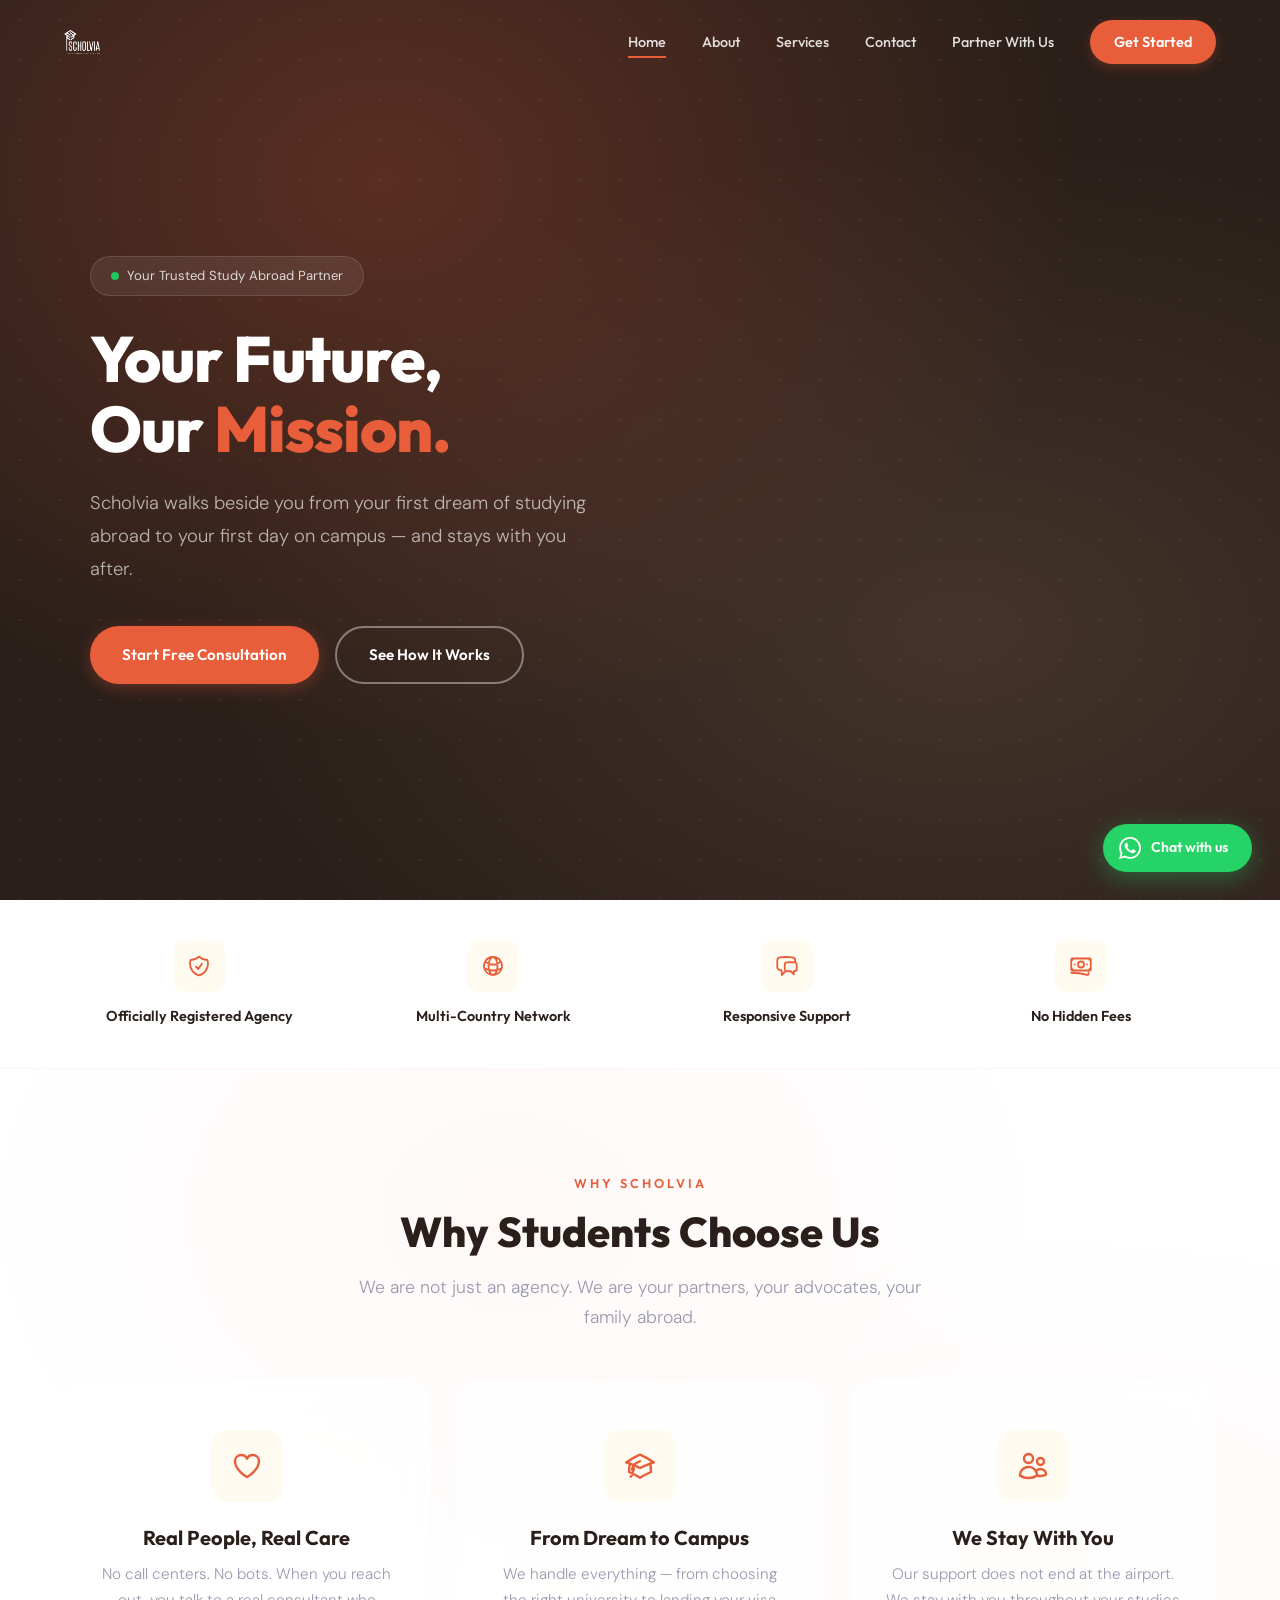
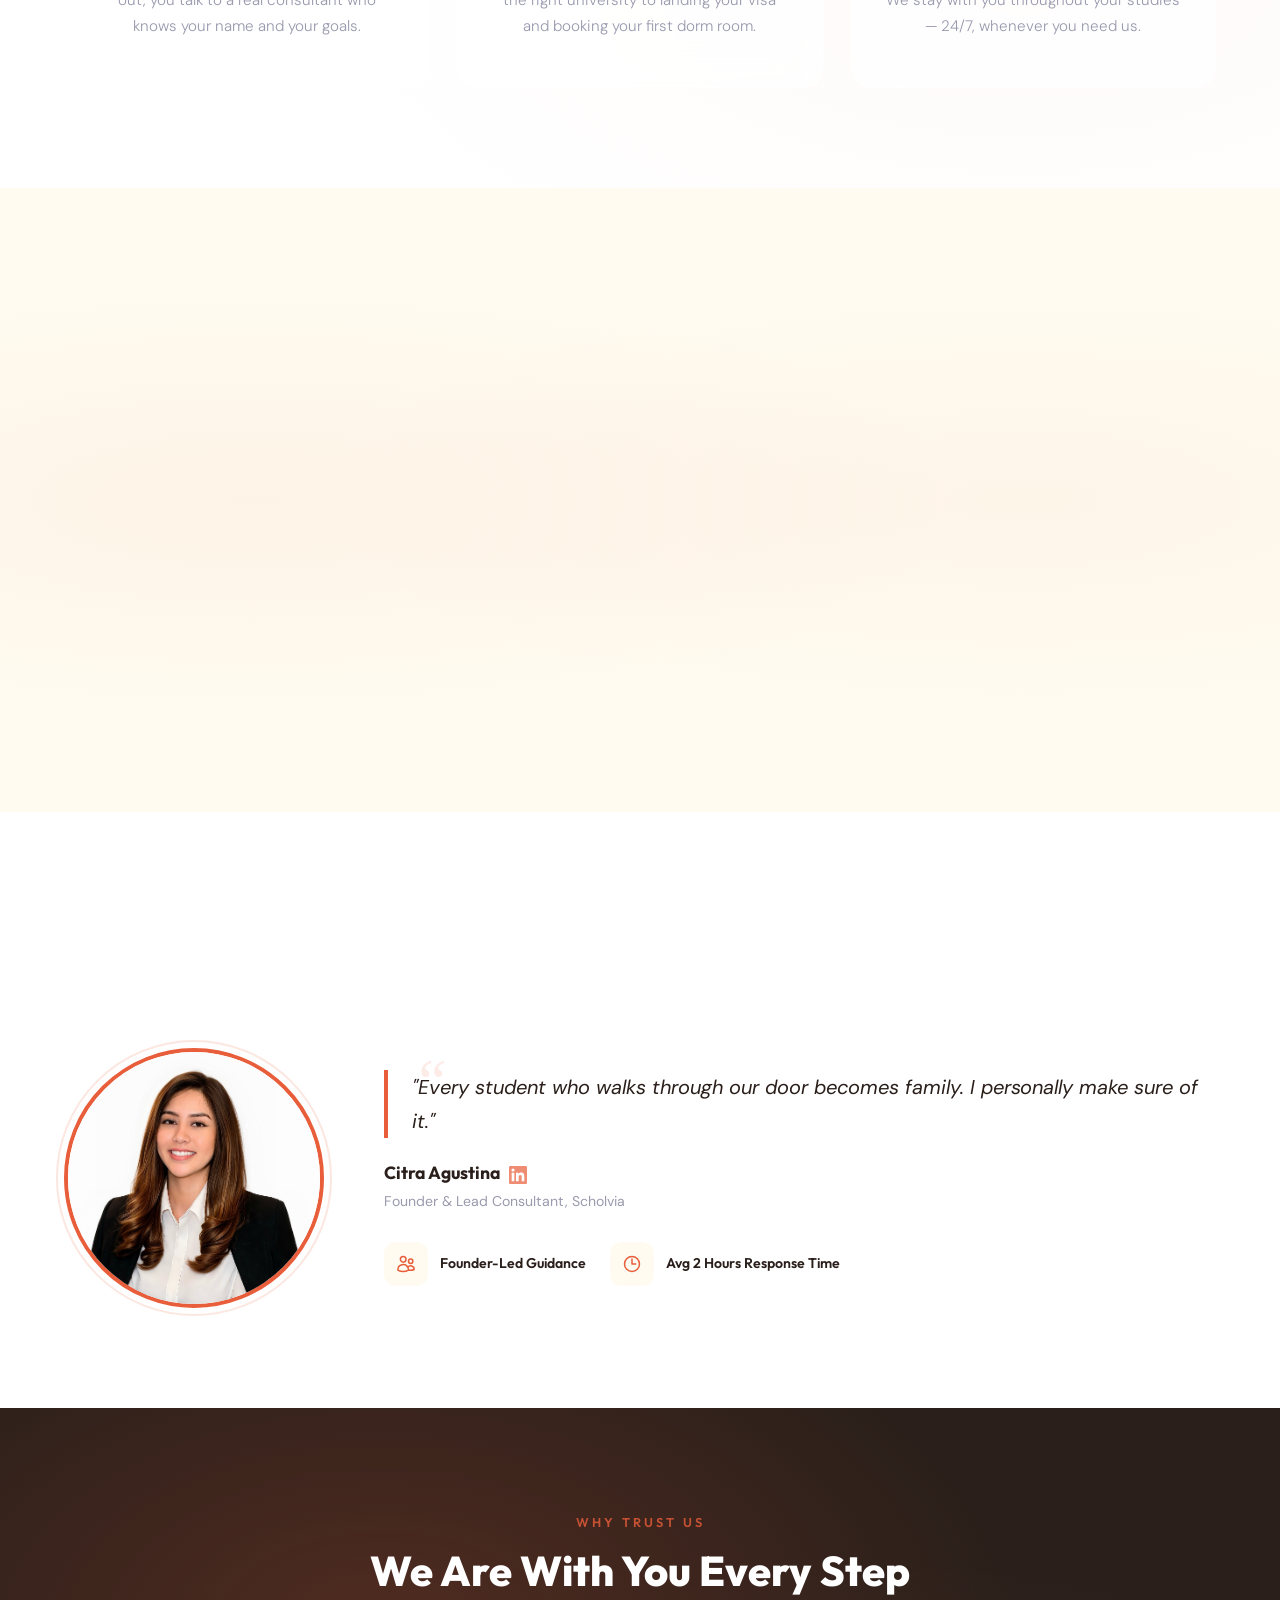
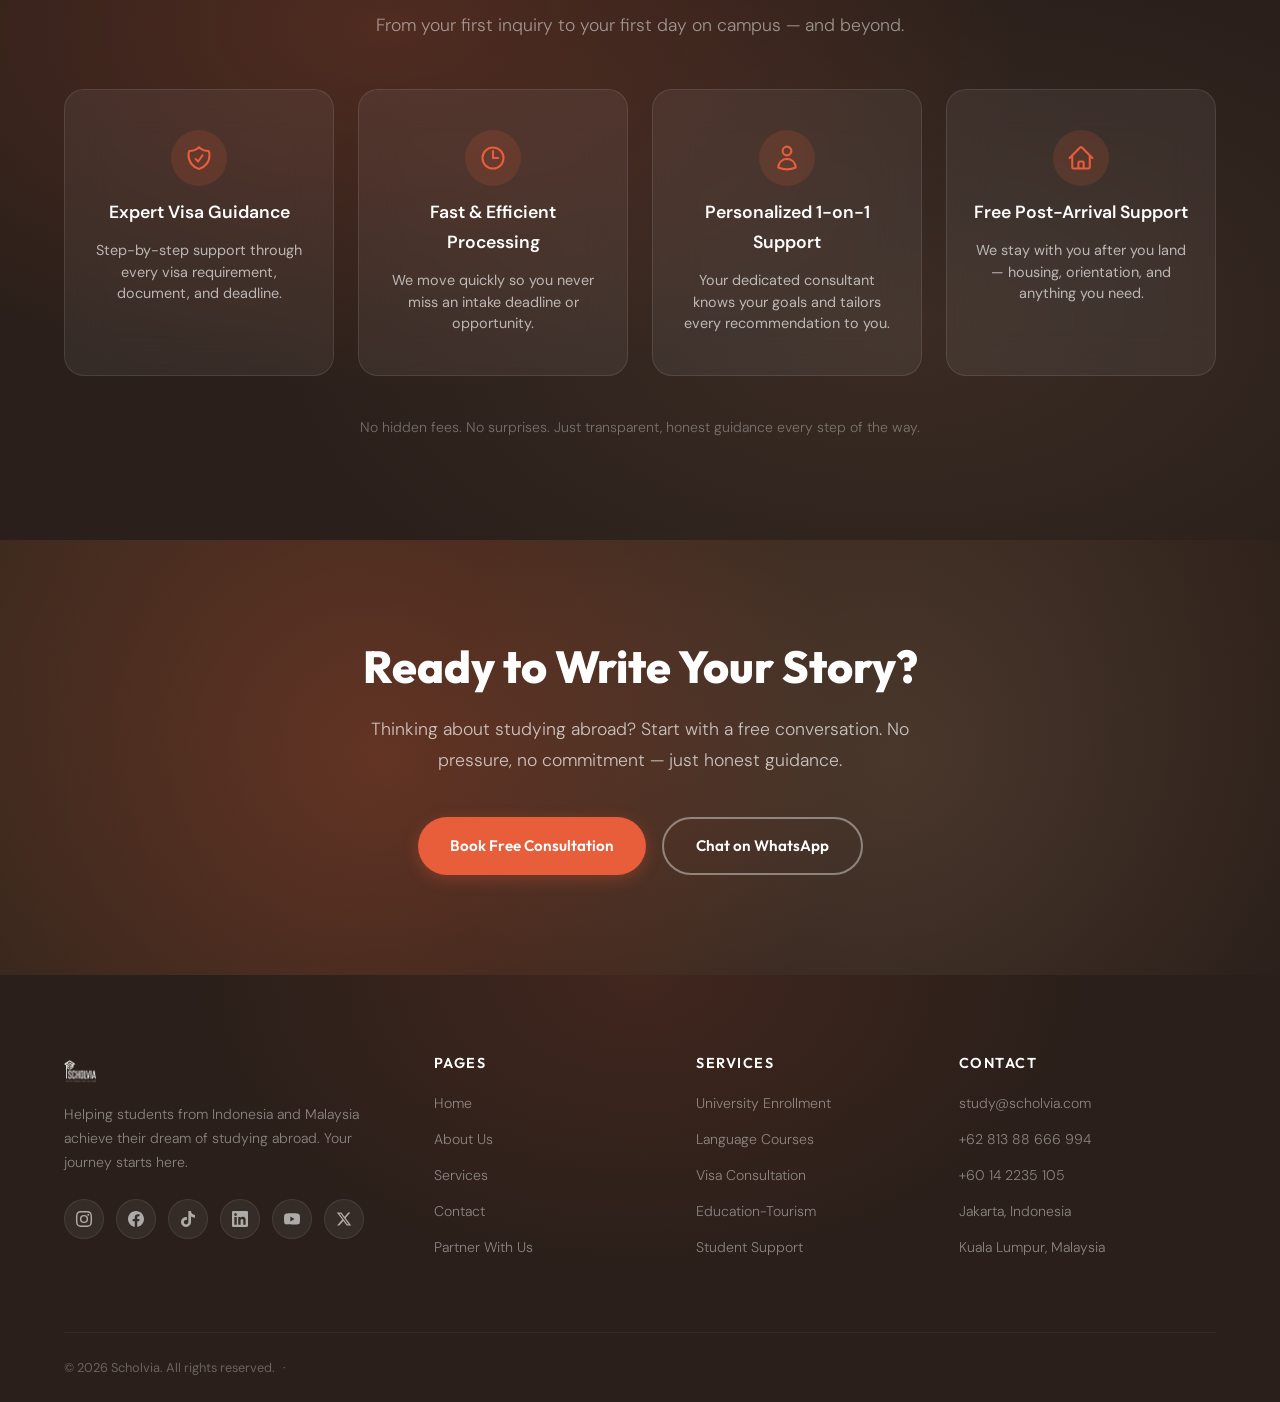
<file: preview-d/index.html>
<!DOCTYPE html>
<html lang="en">
<head>
  <meta charset="UTF-8">
  <meta name="viewport" content="width=device-width, initial-scale=1.0">
  <title>Scholvia — Your Future, Our Mission</title>
  <meta name="description" content="Scholvia walks beside you from your first dream of studying abroad to your first day on campus. Education agency trusted by 100+ students across Southeast Asia.">
  <link rel="stylesheet" href="assets/css/main.css">
  <link rel="icon" type="image/png" href="assets/img/logo-color.png">
</head>
<body>

  <!-- Scroll Progress -->
  <div class="scroll-progress"></div>

  <!-- Navigation -->
  <nav class="navbar">
    <div class="nav-inner">
      <a href="index.html" class="nav-logo">
        <img src="assets/img/logo-white.png" alt="Scholvia" class="logo-white">
        <img src="assets/img/logo-color.png" alt="Scholvia" class="logo-color">
      </a>
      <div class="nav-toggle">
        <span></span>
        <span></span>
        <span></span>
      </div>
      <div class="nav-links">
        <a href="index.html" class="active">Home</a>
        <a href="about.html">About</a>
        <a href="services.html">Services</a>
        <a href="contact.html">Contact</a>
        <a href="partner.html">Partner With Us</a>
        <a href="contact.html" class="nav-cta">Get Started</a>
      </div>
    </div>
  </nav>

  <!-- ========== HERO ========== -->
  <section class="hero">
    <video class="hero-video" autoplay muted loop playsinline>
      <source src="assets/video/hero-bg.mp4" type="video/mp4">
    </video>
    <div class="hero-overlay"></div>
    <div class="hero-dots"></div>
    <div class="container">
      <div class="hero-grid">
        <div class="hero-content">
          <div class="hero-badge">Your Trusted Study Abroad Partner</div>
          <h1 class="hero-title">Your Future,<br>Our <span class="text-gradient">Mission.</span></h1>
          <p class="hero-subtitle">Scholvia walks beside you from your first dream of studying abroad to your first day on campus — and stays with you after.</p>
          <div class="hero-buttons">
            <a href="contact.html" class="btn btn-primary">Start Free Consultation</a>
            <a href="#how-it-works" class="btn btn-outline">See How It Works</a>
          </div>
        </div>
  </section>

  <!-- ========== TRUST SIGNALS BAR ========== -->
  <section class="trust-bar reveal">
    <div class="container">
      <div class="trust-grid">
        <div class="trust-item">
          <div class="trust-icon">
            <svg xmlns="http://www.w3.org/2000/svg" fill="none" viewBox="0 0 24 24" stroke-width="1.8" stroke="currentColor"><path stroke-linecap="round" stroke-linejoin="round" d="M9 12.75L11.25 15 15 9.75m-3-7.036A11.959 11.959 0 013.598 6 11.99 11.99 0 003 9.749c0 5.592 3.824 10.29 9 11.623 5.176-1.332 9-6.03 9-11.622 0-1.31-.21-2.571-.598-3.751h-.152c-3.196 0-6.1-1.248-8.25-3.285z"/></svg>
          </div>
          <span class="trust-text">Officially Registered Agency</span>
        </div>
        <div class="trust-item">
          <div class="trust-icon">
            <svg xmlns="http://www.w3.org/2000/svg" fill="none" viewBox="0 0 24 24" stroke-width="1.8" stroke="currentColor"><path stroke-linecap="round" stroke-linejoin="round" d="M12 21a9.004 9.004 0 008.716-6.747M12 21a9.004 9.004 0 01-8.716-6.747M12 21c2.485 0 4.5-4.03 4.5-9S14.485 3 12 3m0 18c-2.485 0-4.5-4.03-4.5-9S9.515 3 12 3m0 0a8.997 8.997 0 017.843 4.582M12 3a8.997 8.997 0 00-7.843 4.582m15.686 0A11.953 11.953 0 0112 10.5c-2.998 0-5.74-1.1-7.843-2.918m15.686 0A8.959 8.959 0 0121 12c0 .778-.099 1.533-.284 2.253m0 0A17.919 17.919 0 0112 16.5c-3.162 0-6.133-.815-8.716-2.247m0 0A9.015 9.015 0 013 12c0-1.605.42-3.113 1.157-4.418"/></svg>
          </div>
          <span class="trust-text">Multi-Country Network</span>
        </div>
        <div class="trust-item">
          <div class="trust-icon">
            <svg xmlns="http://www.w3.org/2000/svg" fill="none" viewBox="0 0 24 24" stroke-width="1.8" stroke="currentColor"><path stroke-linecap="round" stroke-linejoin="round" d="M20.25 8.511c.884.284 1.5 1.128 1.5 2.097v4.286c0 1.136-.847 2.1-1.98 2.193-.34.027-.68.052-1.02.072v3.091l-3-3c-1.354 0-2.694-.055-4.02-.163a2.115 2.115 0 01-.825-.242m9.345-8.334a2.126 2.126 0 00-.476-.095 48.64 48.64 0 00-8.048 0c-1.131.094-1.976 1.057-1.976 2.192v4.286c0 .837.46 1.58 1.155 1.951m9.345-8.334V6.637c0-1.621-1.152-3.026-2.76-3.235A48.455 48.455 0 0011.25 3c-2.115 0-4.198.137-6.24.402-1.608.209-2.76 1.614-2.76 3.235v6.226c0 1.621 1.152 3.026 2.76 3.235.577.075 1.157.14 1.74.194V21l4.155-4.155"/></svg>
          </div>
          <span class="trust-text">Responsive Support</span>
        </div>
        <div class="trust-item">
          <div class="trust-icon">
            <svg xmlns="http://www.w3.org/2000/svg" fill="none" viewBox="0 0 24 24" stroke-width="1.8" stroke="currentColor"><path stroke-linecap="round" stroke-linejoin="round" d="M2.25 18.75a60.07 60.07 0 0115.797 2.101c.727.198 1.453-.342 1.453-1.096V18.75M3.75 4.5v.75A.75.75 0 013 6h-.75m0 0v-.375c0-.621.504-1.125 1.125-1.125H20.25M2.25 6v9m18-10.5v.75c0 .414.336.75.75.75h.75m-1.5-1.5h.375c.621 0 1.125.504 1.125 1.125v9.75c0 .621-.504 1.125-1.125 1.125h-.375m1.5-1.5H21a.75.75 0 00-.75.75v.75m0 0H3.75m0 0h-.375a1.125 1.125 0 01-1.125-1.125V15m1.5 1.5v-.75A.75.75 0 003 15h-.75M15 10.5a3 3 0 11-6 0 3 3 0 016 0zm3 0h.008v.008H18V10.5zm-12 0h.008v.008H6V10.5z"/></svg>
          </div>
          <span class="trust-text">No Hidden Fees</span>
        </div>
      </div>
    </div>
  </section>

  <!-- ========== WHY STUDENTS CHOOSE US ========== -->
  <section class="why-section">
    <div class="container text-center">
      <div class="reveal">
        <span class="section-label">Why Scholvia</span>
        <h2 class="section-title">Why Students Choose Us</h2>
        <p class="section-subtitle">We are not just an agency. We are your partners, your advocates, your family abroad.</p>
      </div>
      <div class="why-grid">
        <div class="glass-card why-card reveal">
          <div class="why-card-icon">
            <svg xmlns="http://www.w3.org/2000/svg" fill="none" viewBox="0 0 24 24" stroke-width="1.8" stroke="currentColor"><path stroke-linecap="round" stroke-linejoin="round" d="M21 8.25c0-2.485-2.099-4.5-4.688-4.5-1.935 0-3.597 1.126-4.312 2.733-.715-1.607-2.377-2.733-4.313-2.733C5.1 3.75 3 5.765 3 8.25c0 7.22 9 12 9 12s9-4.78 9-12z"/></svg>
          </div>
          <h3>Real People, Real Care</h3>
          <p>No call centers. No bots. When you reach out, you talk to a real consultant who knows your name and your goals.</p>
        </div>
        <div class="glass-card why-card reveal" style="transition-delay: 0.1s;">
          <div class="why-card-icon">
            <svg xmlns="http://www.w3.org/2000/svg" fill="none" viewBox="0 0 24 24" stroke-width="1.8" stroke="currentColor"><path stroke-linecap="round" stroke-linejoin="round" d="M4.26 10.147a60.436 60.436 0 00-.491 6.347A48.627 48.627 0 0112 20.904a48.627 48.627 0 018.232-4.41 60.46 60.46 0 00-.491-6.347m-15.482 0a50.57 50.57 0 00-2.658-.813A59.905 59.905 0 0112 3.493a59.902 59.902 0 0110.399 5.84c-.896.248-1.783.52-2.658.814m-15.482 0A50.697 50.697 0 0112 13.489a50.702 50.702 0 017.74-3.342M6.75 15a.75.75 0 100-1.5.75.75 0 000 1.5zm0 0v-3.675A55.378 55.378 0 0112 8.443m-7.007 11.55A5.981 5.981 0 006.75 15.75v-1.5"/></svg>
          </div>
          <h3>From Dream to Campus</h3>
          <p>We handle everything — from choosing the right university to landing your visa and booking your first dorm room.</p>
        </div>
        <div class="glass-card why-card reveal" style="transition-delay: 0.2s;">
          <div class="why-card-icon">
            <svg xmlns="http://www.w3.org/2000/svg" fill="none" viewBox="0 0 24 24" stroke-width="1.8" stroke="currentColor"><path stroke-linecap="round" stroke-linejoin="round" d="M15 19.128a9.38 9.38 0 002.625.372 9.337 9.337 0 004.121-.952 4.125 4.125 0 00-7.533-2.493M15 19.128v-.003c0-1.113-.285-2.16-.786-3.07M15 19.128v.106A12.318 12.318 0 018.624 21c-2.331 0-4.512-.645-6.374-1.766l-.001-.109a6.375 6.375 0 0111.964-3.07M12 6.375a3.375 3.375 0 11-6.75 0 3.375 3.375 0 016.75 0zm8.25 2.25a2.625 2.625 0 11-5.25 0 2.625 2.625 0 015.25 0z"/></svg>
          </div>
          <h3>We Stay With You</h3>
          <p>Our support does not end at the airport. We stay with you throughout your studies — 24/7, whenever you need us.</p>
        </div>
      </div>
    </div>
  </section>

  <!-- ========== HOW IT WORKS ========== -->
  <section class="steps-section" id="how-it-works">
    <div class="container text-center">
      <div class="reveal">
        <span class="section-label">Simple Process</span>
        <h2 class="section-title">Three Steps to Your Dream University</h2>
        <p class="section-subtitle">We have streamlined the entire journey so you can focus on what matters most — your future.</p>
      </div>
      <div class="stepper reveal">
        <div class="stepper-line"></div>
        <div class="step">
          <div class="step-circle">1</div>
          <h3>Explore</h3>
          <p>Tell us your dream. We will map out the best universities, programs, and countries for your goals and budget.</p>
        </div>
        <div class="step">
          <div class="step-circle">2</div>
          <h3>Prepare</h3>
          <p>We handle applications, language tests, visa paperwork, and everything in between. You just show up.</p>
        </div>
        <div class="step">
          <div class="step-circle">3</div>
          <h3>Arrive</h3>
          <p>Land with confidence. We help with housing, orientation, and ongoing support throughout your studies.</p>
        </div>
      </div>
    </div>
  </section>

  <!-- ========== MEET YOUR GUIDE ========== -->
  <section class="guide-section">
    <div class="container">
      <div class="text-center reveal">
        <span class="section-label">Personal Touch</span>
        <h2 class="section-title">Meet Your Guide</h2>
      </div>
      <div class="guide-grid" style="margin-top: 48px;">
        <div class="reveal-left">
          <div class="guide-photo-wrapper">
            <img src="assets/img/NEW.JPG" alt="Citra Agustina — Founder of Scholvia" class="guide-photo">
          </div>
        </div>
        <div class="guide-content reveal-right">
          <blockquote>"Every student who walks through our door becomes family. I personally make sure of it."</blockquote>
          <p class="guide-name">Citra Agustina <a href="https://www.linkedin.com/in/citragustina/" target="_blank" rel="noopener" class="linkedin-link" aria-label="Citra Agustina on LinkedIn"><svg viewBox="0 0 24 24" width="18" height="18" style="vertical-align: middle; margin-left: 6px; fill: #E85D3A;"><path d="M20.447 20.452h-3.554v-5.569c0-1.328-.027-3.037-1.852-3.037-1.853 0-2.136 1.445-2.136 2.939v5.667H9.351V9h3.414v1.561h.046c.477-.9 1.637-1.85 3.37-1.85 3.601 0 4.267 2.37 4.267 5.455v6.286zM5.337 7.433a2.062 2.062 0 01-2.063-2.065 2.064 2.064 0 112.063 2.065zm1.782 13.019H3.555V9h3.564v11.452zM22.225 0H1.771C.792 0 0 .774 0 1.729v20.542C0 23.227.792 24 1.771 24h20.451C23.2 24 24 23.227 24 22.271V1.729C24 .774 23.2 0 22.222 0h.003z"/></svg></a></p>
          <p class="guide-role">Founder &amp; Lead Consultant, Scholvia</p>
          <div class="guide-stats">
            <div class="guide-stat">
              <div class="guide-stat-icon">
                <svg xmlns="http://www.w3.org/2000/svg" fill="none" viewBox="0 0 24 24" stroke-width="1.8" stroke="currentColor"><path stroke-linecap="round" stroke-linejoin="round" d="M15 19.128a9.38 9.38 0 002.625.372 9.337 9.337 0 004.121-.952 4.125 4.125 0 00-7.533-2.493M15 19.128v-.003c0-1.113-.285-2.16-.786-3.07M15 19.128v.106A12.318 12.318 0 018.624 21c-2.331 0-4.512-.645-6.374-1.766l-.001-.109a6.375 6.375 0 0111.964-3.07M12 6.375a3.375 3.375 0 11-6.75 0 3.375 3.375 0 016.75 0zm8.25 2.25a2.625 2.625 0 11-5.25 0 2.625 2.625 0 015.25 0z"/></svg>
              </div>
              <span class="guide-stat-text">Founder-Led Guidance</span>
            </div>
            <div class="guide-stat">
              <div class="guide-stat-icon">
                <svg xmlns="http://www.w3.org/2000/svg" fill="none" viewBox="0 0 24 24" stroke-width="1.8" stroke="currentColor"><path stroke-linecap="round" stroke-linejoin="round" d="M12 6v6h4.5m4.5 0a9 9 0 11-18 0 9 9 0 0118 0z"/></svg>
              </div>
              <span class="guide-stat-text">Avg 2 Hours Response Time</span>
            </div>
          </div>
        </div>
      </div>
    </div>
  </section>

  <!-- ========== TRUST SIGNALS ========== -->
  <section class="transparency-section">
    <div class="container text-center">
      <div class="reveal">
        <span class="section-label">Why Trust Us</span>
        <h2 class="section-title">We Are With You Every Step</h2>
        <p class="section-subtitle">From your first inquiry to your first day on campus — and beyond.</p>
      </div>
      <div class="transparency-grid">
        <div class="glass-card-dark metric-card reveal">
          <div class="metric-icon">
            <svg xmlns="http://www.w3.org/2000/svg" fill="none" viewBox="0 0 24 24" stroke-width="1.8" stroke="currentColor"><path stroke-linecap="round" stroke-linejoin="round" d="M9 12.75L11.25 15 15 9.75m-3-7.036A11.959 11.959 0 013.598 6 11.99 11.99 0 003 9.749c0 5.592 3.824 10.29 9 11.623 5.176-1.332 9-6.03 9-11.622 0-1.31-.21-2.571-.598-3.751h-.152c-3.196 0-6.1-1.248-8.25-3.285z"/></svg>
          </div>
          <div class="metric-label" style="font-size:1.1rem; font-weight:600; color:#fff; margin-top:12px;">Expert Visa Guidance</div>
          <p style="color:rgba(255,255,255,0.65); font-size:0.9rem; margin-top:8px; line-height:1.5;">Step-by-step support through every visa requirement, document, and deadline.</p>
        </div>
        <div class="glass-card-dark metric-card reveal" style="transition-delay: 0.1s;">
          <div class="metric-icon">
            <svg xmlns="http://www.w3.org/2000/svg" fill="none" viewBox="0 0 24 24" stroke-width="1.8" stroke="currentColor"><path stroke-linecap="round" stroke-linejoin="round" d="M12 6v6h4.5m4.5 0a9 9 0 11-18 0 9 9 0 0118 0z"/></svg>
          </div>
          <div class="metric-label" style="font-size:1.1rem; font-weight:600; color:#fff; margin-top:12px;">Fast &amp; Efficient Processing</div>
          <p style="color:rgba(255,255,255,0.65); font-size:0.9rem; margin-top:8px; line-height:1.5;">We move quickly so you never miss an intake deadline or opportunity.</p>
        </div>
        <div class="glass-card-dark metric-card reveal" style="transition-delay: 0.2s;">
          <div class="metric-icon">
            <svg xmlns="http://www.w3.org/2000/svg" fill="none" viewBox="0 0 24 24" stroke-width="1.8" stroke="currentColor"><path stroke-linecap="round" stroke-linejoin="round" d="M15.75 6a3.75 3.75 0 11-7.5 0 3.75 3.75 0 017.5 0zM4.501 20.118a7.5 7.5 0 0114.998 0A17.933 17.933 0 0112 21.75c-2.676 0-5.216-.584-7.499-1.632z"/></svg>
          </div>
          <div class="metric-label" style="font-size:1.1rem; font-weight:600; color:#fff; margin-top:12px;">Personalized 1-on-1 Support</div>
          <p style="color:rgba(255,255,255,0.65); font-size:0.9rem; margin-top:8px; line-height:1.5;">Your dedicated consultant knows your goals and tailors every recommendation to you.</p>
        </div>
        <div class="glass-card-dark metric-card reveal" style="transition-delay: 0.3s;">
          <div class="metric-icon">
            <svg xmlns="http://www.w3.org/2000/svg" fill="none" viewBox="0 0 24 24" stroke-width="1.8" stroke="currentColor"><path stroke-linecap="round" stroke-linejoin="round" d="M2.25 12l8.954-8.955c.44-.439 1.152-.439 1.591 0L21.75 12M4.5 9.75v10.125c0 .621.504 1.125 1.125 1.125H9.75v-4.875c0-.621.504-1.125 1.125-1.125h2.25c.621 0 1.125.504 1.125 1.125V21h4.125c.621 0 1.125-.504 1.125-1.125V9.75M8.25 21h8.25"/></svg>
          </div>
          <div class="metric-label" style="font-size:1.1rem; font-weight:600; color:#fff; margin-top:12px;">Free Post-Arrival Support</div>
          <p style="color:rgba(255,255,255,0.65); font-size:0.9rem; margin-top:8px; line-height:1.5;">We stay with you after you land — housing, orientation, and anything you need.</p>
        </div>
      </div>
      <p class="transparency-note reveal">No hidden fees. No surprises. Just transparent, honest guidance every step of the way.</p>
    </div>
  </section>

  <!-- ========== CTA SECTION ========== -->
  <section class="cta-section">
    <div class="container reveal">
      <h2>Ready to Write Your Story?</h2>
      <p>Thinking about studying abroad? Start with a free conversation. No pressure, no commitment — just honest guidance.</p>
      <div class="cta-buttons">
        <a href="contact.html" class="btn btn-primary">Book Free Consultation</a>
        <a href="https://wa.me/6281388666994" target="_blank" rel="noopener" class="btn btn-outline">Chat on WhatsApp</a>
      </div>
    </div>
  </section>

  <!-- ========== FOOTER ========== -->
  <footer class="footer">
    <div class="container">
      <div class="footer-grid">
        <div class="footer-brand">
          <img src="assets/img/logo-white.png" alt="Scholvia">
          <p>Helping students from Indonesia and Malaysia achieve their dream of studying abroad. Your journey starts here.</p>
          <div class="footer-socials">
            <a href="https://instagram.com/scholviaofficial" target="_blank" rel="noopener" aria-label="Instagram">
              <svg viewBox="0 0 24 24"><path d="M12 2.163c3.204 0 3.584.012 4.85.07 3.252.148 4.771 1.691 4.919 4.919.058 1.265.069 1.645.069 4.849 0 3.205-.012 3.584-.069 4.849-.149 3.225-1.664 4.771-4.919 4.919-1.266.058-1.644.07-4.85.07-3.204 0-3.584-.012-4.849-.07-3.26-.149-4.771-1.699-4.919-4.92-.058-1.265-.07-1.644-.07-4.849 0-3.204.013-3.583.07-4.849.149-3.227 1.664-4.771 4.919-4.919 1.266-.057 1.645-.069 4.849-.069zM12 0C8.741 0 8.333.014 7.053.072 2.695.272.273 2.69.073 7.052.014 8.333 0 8.741 0 12c0 3.259.014 3.668.072 4.948.2 4.358 2.618 6.78 6.98 6.98C8.333 23.986 8.741 24 12 24c3.259 0 3.668-.014 4.948-.072 4.354-.2 6.782-2.618 6.979-6.98.059-1.28.073-1.689.073-4.948 0-3.259-.014-3.667-.072-4.947-.196-4.354-2.617-6.78-6.979-6.98C15.668.014 15.259 0 12 0zm0 5.838a6.162 6.162 0 100 12.324 6.162 6.162 0 000-12.324zM12 16a4 4 0 110-8 4 4 0 010 8zm6.406-11.845a1.44 1.44 0 100 2.881 1.44 1.44 0 000-2.881z"/></svg>
            </a>
            <a href="https://facebook.com/share/1Yma7Hx8Kg/" target="_blank" rel="noopener" aria-label="Facebook">
              <svg viewBox="0 0 24 24"><path d="M24 12.073c0-6.627-5.373-12-12-12s-12 5.373-12 12c0 5.99 4.388 10.954 10.125 11.854v-8.385H7.078v-3.47h3.047V9.43c0-3.007 1.792-4.669 4.533-4.669 1.312 0 2.686.235 2.686.235v2.953H15.83c-1.491 0-1.956.925-1.956 1.874v2.25h3.328l-.532 3.47h-2.796v8.385C19.612 23.027 24 18.062 24 12.073z"/></svg>
            </a>
            <a href="https://tiktok.com/@scholviaofficial" target="_blank" rel="noopener" aria-label="TikTok">
              <svg viewBox="0 0 24 24"><path d="M12.525.02c1.31-.02 2.61-.01 3.91-.02.08 1.53.63 3.09 1.75 4.17 1.12 1.11 2.7 1.62 4.24 1.79v4.03c-1.44-.05-2.89-.35-4.2-.97-.57-.26-1.1-.59-1.62-.93-.01 2.92.01 5.84-.02 8.75-.08 1.4-.54 2.79-1.35 3.94-1.31 1.92-3.58 3.17-5.91 3.21-1.43.08-2.86-.31-4.08-1.03-2.02-1.19-3.44-3.37-3.65-5.71-.02-.5-.03-1-.01-1.49.18-1.9 1.12-3.72 2.58-4.96 1.66-1.44 3.98-2.13 6.15-1.72.02 1.48-.04 2.96-.04 4.44-.99-.32-2.15-.23-3.02.37-.63.41-1.11 1.04-1.36 1.75-.21.51-.15 1.07-.14 1.61.24 1.64 1.82 3.02 3.5 2.87 1.12-.01 2.19-.66 2.77-1.61.19-.33.4-.67.41-1.06.1-1.79.06-3.57.07-5.36.01-4.03-.01-8.05.02-12.07z"/></svg>
            </a>
            <a href="https://linkedin.com/company/scholvia/" target="_blank" rel="noopener" aria-label="LinkedIn">
              <svg viewBox="0 0 24 24"><path d="M20.447 20.452h-3.554v-5.569c0-1.328-.027-3.037-1.852-3.037-1.853 0-2.136 1.445-2.136 2.939v5.667H9.351V9h3.414v1.561h.046c.477-.9 1.637-1.85 3.37-1.85 3.601 0 4.267 2.37 4.267 5.455v6.286zM5.337 7.433a2.062 2.062 0 01-2.063-2.065 2.064 2.064 0 112.063 2.065zm1.782 13.019H3.555V9h3.564v11.452zM22.225 0H1.771C.792 0 0 .774 0 1.729v20.542C0 23.227.792 24 1.771 24h20.451C23.2 24 24 23.227 24 22.271V1.729C24 .774 23.2 0 22.222 0h.003z"/></svg>
            </a>
            <a href="https://youtube.com/@Scholvia" target="_blank" rel="noopener" aria-label="YouTube">
              <svg viewBox="0 0 24 24"><path d="M23.498 6.186a3.016 3.016 0 00-2.122-2.136C19.505 3.545 12 3.545 12 3.545s-7.505 0-9.377.505A3.017 3.017 0 00.502 6.186C0 8.07 0 12 0 12s0 3.93.502 5.814a3.016 3.016 0 002.122 2.136c1.871.505 9.376.505 9.376.505s7.505 0 9.377-.505a3.015 3.015 0 002.122-2.136C24 15.93 24 12 24 12s0-3.93-.502-5.814zM9.545 15.568V8.432L15.818 12l-6.273 3.568z"/></svg>
            </a>
            <a href="https://x.com/Scholvia" target="_blank" rel="noopener" aria-label="X (Twitter)">
              <svg viewBox="0 0 24 24"><path d="M18.244 2.25h3.308l-7.227 8.26 8.502 11.24H16.17l-5.214-6.817L4.99 21.75H1.68l7.73-8.835L1.254 2.25H8.08l4.713 6.231zm-1.161 17.52h1.833L7.084 4.126H5.117z"/></svg>
            </a>
          </div>
        </div>
        <div class="footer-col">
          <h4>Pages</h4>
          <a href="index.html">Home</a>
          <a href="about.html">About Us</a>
          <a href="services.html">Services</a>
          <a href="contact.html">Contact</a>
          <a href="partner.html">Partner With Us</a>
        </div>
        <div class="footer-col">
          <h4>Services</h4>
          <a href="services.html">University Enrollment</a>
          <a href="services.html">Language Courses</a>
          <a href="services.html">Visa Consultation</a>
          <a href="services.html">Education-Tourism</a>
          <a href="services.html">Student Support</a>
        </div>
        <div class="footer-col">
          <h4>Contact</h4>
          <a href="mailto:study@scholvia.com">study@scholvia.com</a>
          <a href="tel:+6281388666994">+62 813 88 666 994</a>
          <a href="tel:+60142235105">+60 14 2235 105</a>
          <a href="#">Jakarta, Indonesia</a>
          <a href="#">Kuala Lumpur, Malaysia</a>
        </div>
      </div>
      <div class="footer-bottom">
        <p>&copy; 2026 Scholvia. All rights reserved.</p>
      </div>
    </div>
  </footer>

  <!-- WhatsApp Float -->
  <a href="https://wa.me/6281388666994" target="_blank" rel="noopener" class="whatsapp-float">
    <svg viewBox="0 0 24 24"><path d="M17.472 14.382c-.297-.149-1.758-.867-2.03-.967-.273-.099-.471-.148-.67.15-.197.297-.767.966-.94 1.164-.173.199-.347.223-.644.075-.297-.15-1.255-.463-2.39-1.475-.883-.788-1.48-1.761-1.653-2.059-.173-.297-.018-.458.13-.606.134-.133.298-.347.446-.52.149-.174.198-.298.298-.497.099-.198.05-.371-.025-.52-.075-.149-.669-1.612-.916-2.207-.242-.579-.487-.5-.669-.51-.173-.008-.371-.01-.57-.01-.198 0-.52.074-.792.372-.272.297-1.04 1.016-1.04 2.479 0 1.462 1.065 2.875 1.213 3.074.149.198 2.096 3.2 5.077 4.487.709.306 1.262.489 1.694.625.712.227 1.36.195 1.871.118.571-.085 1.758-.719 2.006-1.413.248-.694.248-1.289.173-1.413-.074-.124-.272-.198-.57-.347m-5.421 7.403h-.004a9.87 9.87 0 01-5.031-1.378l-.361-.214-3.741.982.998-3.648-.235-.374a9.86 9.86 0 01-1.51-5.26c.001-5.45 4.436-9.884 9.888-9.884 2.64 0 5.122 1.03 6.988 2.898a9.825 9.825 0 012.893 6.994c-.003 5.45-4.437 9.884-9.885 9.884m8.413-18.297A11.815 11.815 0 0012.05 0C5.495 0 .16 5.335.157 11.892c0 2.096.547 4.142 1.588 5.945L.057 24l6.305-1.654a11.882 11.882 0 005.683 1.448h.005c6.554 0 11.89-5.335 11.893-11.893a11.821 11.821 0 00-3.48-8.413z"/></svg>
    Chat with us
  </a>

  <script src="assets/js/main.js"></script>
</body>
</html>
</file>
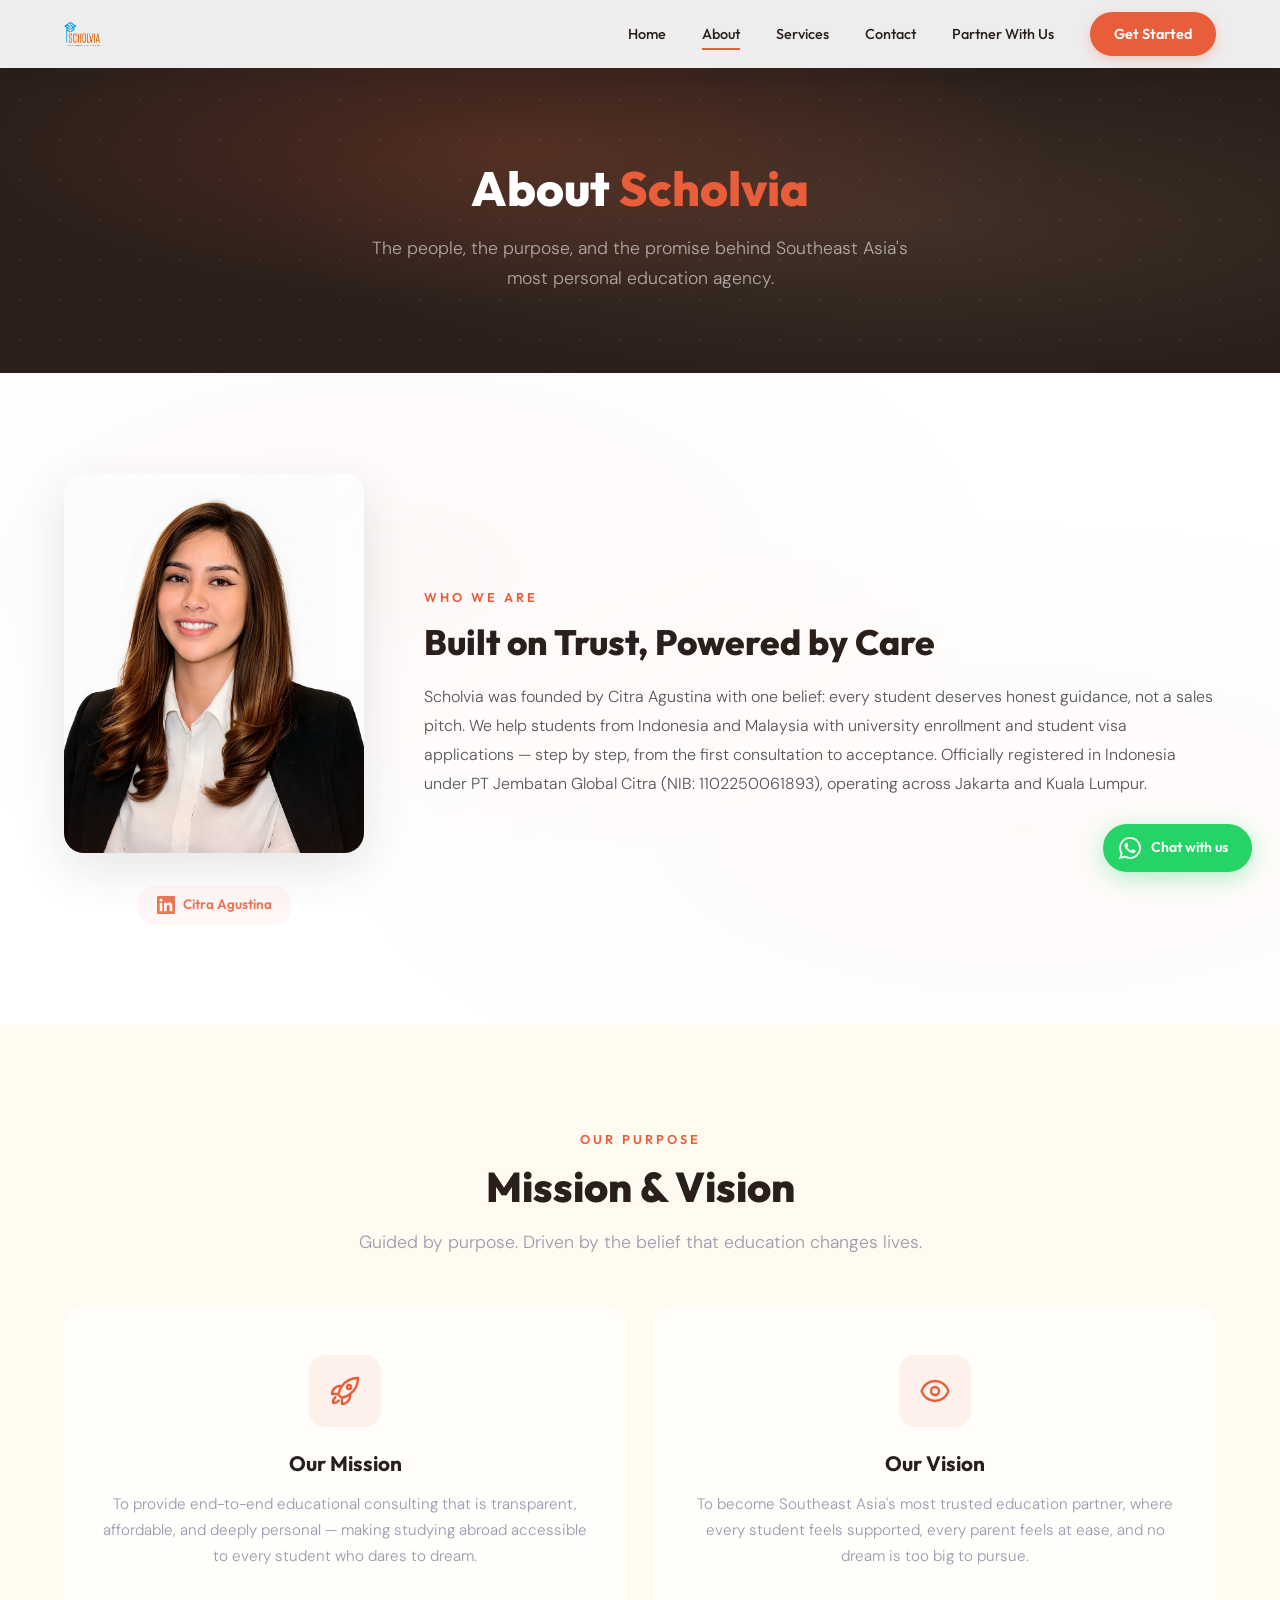
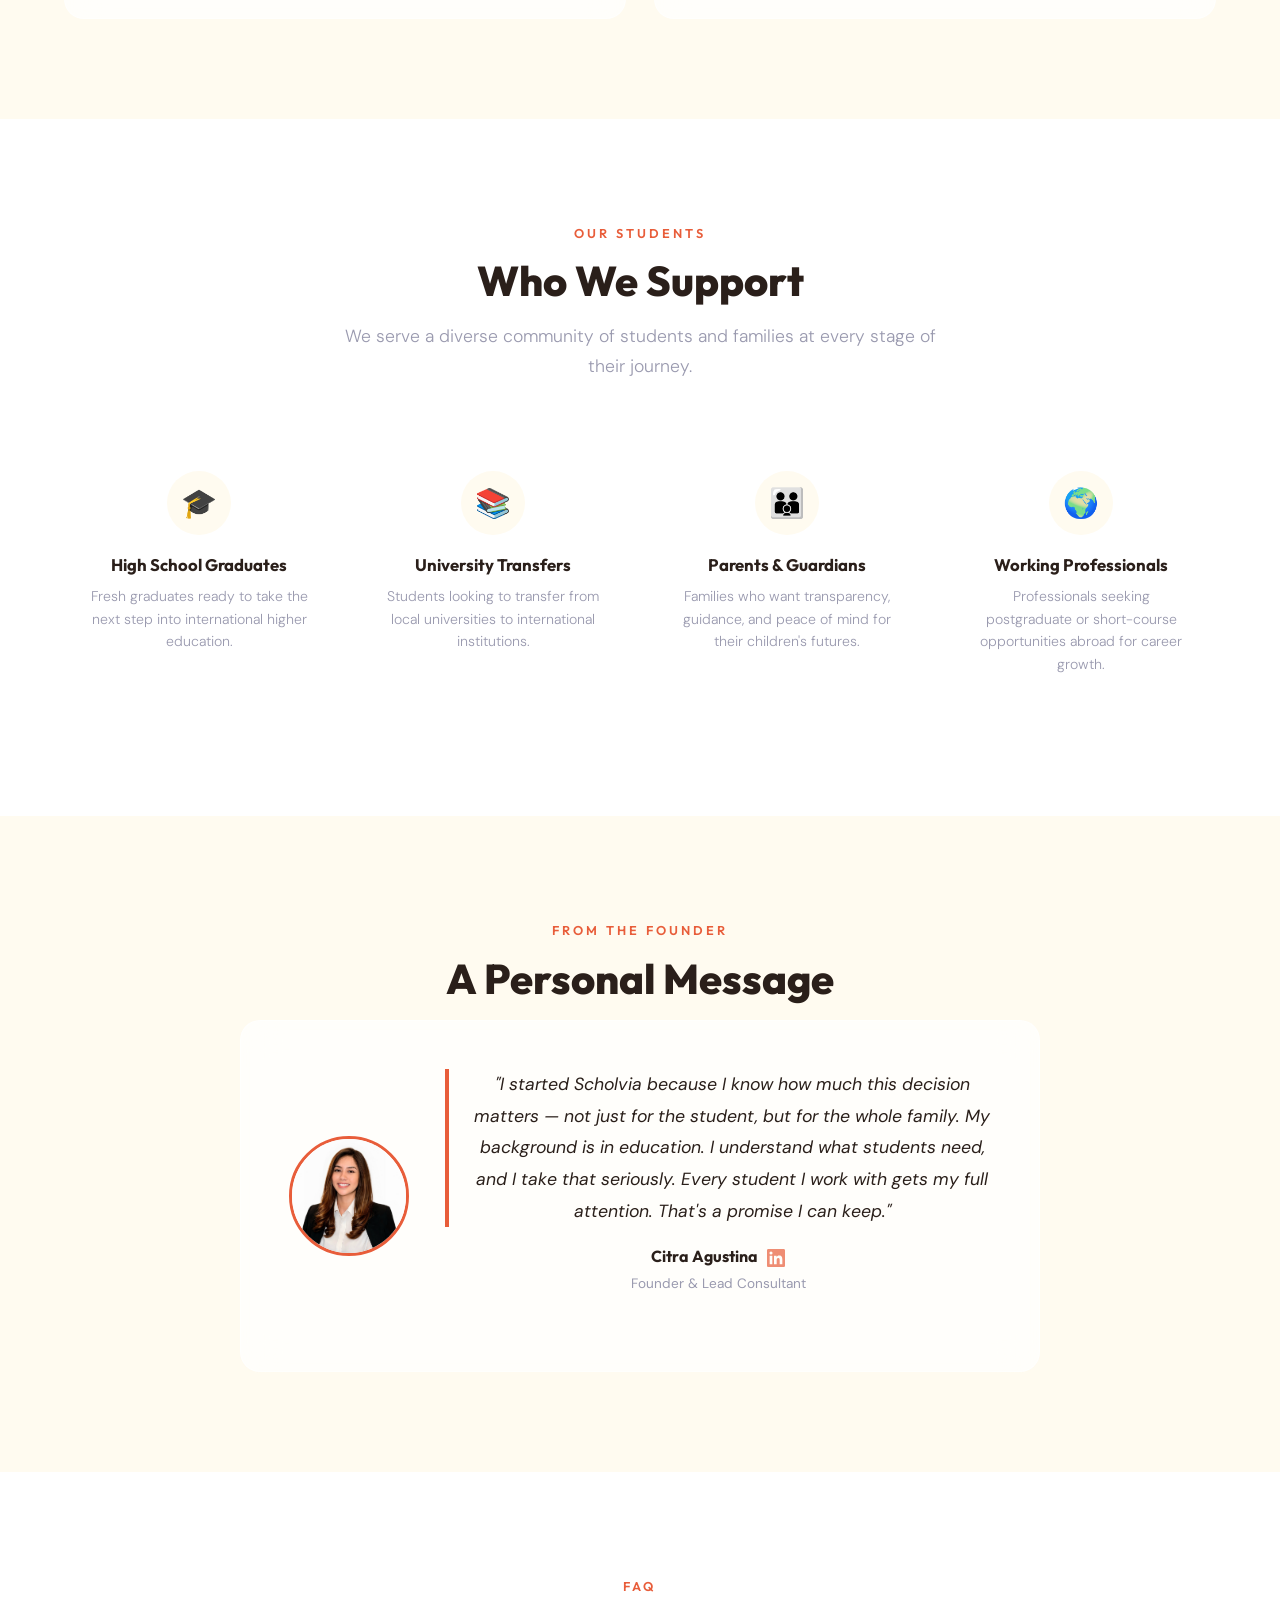
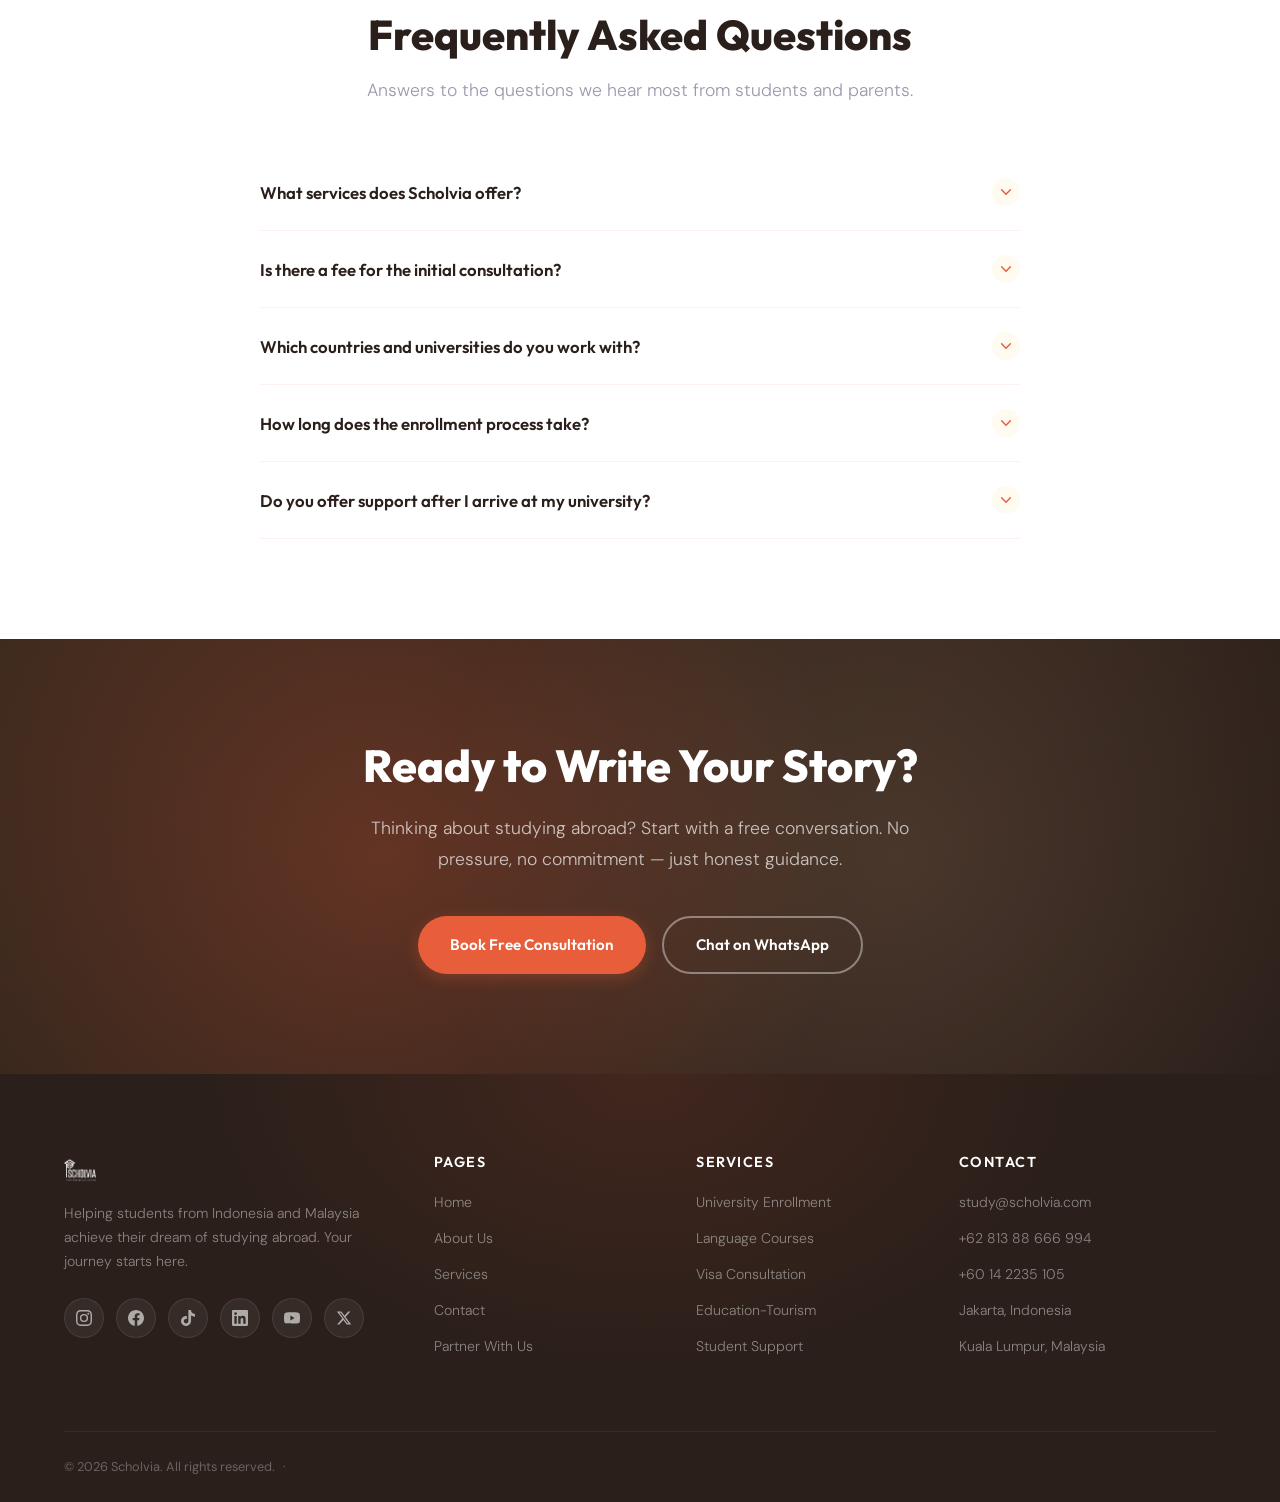
<file: preview-d/about.html>
<!DOCTYPE html>
<html lang="en">
<head>
  <meta charset="UTF-8">
  <meta name="viewport" content="width=device-width, initial-scale=1.0">
  <title>About Us — Scholvia</title>
  <meta name="description" content="Learn about Scholvia's mission, vision, and the team behind Southeast Asia's most trusted education agency.">
  <link rel="stylesheet" href="assets/css/main.css">
  <link rel="icon" type="image/png" href="assets/img/logo-color.png">
  <style>
    /* About Page Specific Styles */
    .about-intro {
      padding: 100px 0;
      background: var(--white);
      position: relative;
    }
    .about-intro::before {
      content: '';
      position: absolute;
      inset: 0;
      background:
        radial-gradient(at 30% 30%, rgba(232,93,58,0.04) 0%, transparent 50%),
        radial-gradient(at 80% 70%, rgba(232,93,58,0.03) 0%, transparent 50%);
      pointer-events: none;
    }
    .about-intro-grid {
      display: grid;
      grid-template-columns: 300px 1fr;
      gap: 60px;
      align-items: center;
      position: relative;
    }
    .about-photo-col {
      display: flex;
      flex-direction: column;
      align-items: center;
      gap: 16px;
    }
    .about-photo-wrapper {
      position: relative;
      width: 300px;
      height: 380px;
      border-radius: var(--radius-lg);
      overflow: hidden;
      background: linear-gradient(160deg, #FFF5F0 0%, #FFE8D6 100%);
      box-shadow: var(--shadow-lg);
    }
    .about-photo {
      width: 100%;
      height: 100%;
      object-fit: cover;
      object-position: top center;
      display: block;
    }
    .about-photo-wrapper::before {
      content: '';
      position: absolute;
      bottom: 0;
      left: 0;
      right: 0;
      height: 30%;
      background: linear-gradient(to top, rgba(232,93,58,0.08), transparent);
      z-index: 1;
      pointer-events: none;
    }
    .photo-linkedin {
      display: inline-flex;
      align-items: center;
      gap: 8px;
      padding: 8px 20px;
      border-radius: var(--radius-full);
      background: rgba(232,93,58,0.06);
      font-family: var(--font-heading);
      font-size: 0.85rem;
      font-weight: 600;
      color: var(--royal-blue);
      transition: var(--transition);
    }
    .photo-linkedin svg {
      fill: var(--royal-blue);
    }
    .photo-linkedin:hover {
      background: rgba(232,93,58,0.12);
      transform: translateY(-2px);
    }
    .about-text h2 {
      font-size: 2.2rem;
      font-weight: 800;
      margin-bottom: 20px;
    }
    .about-text p {
      font-size: 1rem;
      color: #555;
      line-height: 1.8;
      margin-bottom: 16px;
      font-weight: 300;
    }

    /* Mission & Vision */
    .mission-section {
      padding: 100px 0;
      background: var(--lavender-white);
      position: relative;
    }
    .mission-grid {
      display: grid;
      grid-template-columns: 1fr 1fr;
      gap: 28px;
    }
    .mission-card {
      padding: 48px 36px;
      text-align: center;
    }
    .mission-icon {
      width: 72px;
      height: 72px;
      margin: 0 auto 24px;
      background: rgba(232,93,58,0.08);
      border-radius: var(--radius-md);
      display: flex;
      align-items: center;
      justify-content: center;
    }
    .mission-icon svg {
      width: 32px;
      height: 32px;
      color: var(--royal-blue);
    }
    .mission-card h3 {
      font-size: 1.3rem;
      font-weight: 700;
      margin-bottom: 16px;
    }
    .mission-card p {
      font-size: 0.95rem;
      color: var(--light-gray);
      line-height: 1.7;
      font-weight: 300;
    }

    /* Who We Support */
    .support-section {
      padding: 100px 0;
      background: var(--white);
    }
    .support-grid {
      display: grid;
      grid-template-columns: repeat(4, 1fr);
      gap: 24px;
    }
    .support-card {
      text-align: center;
      padding: 40px 24px;
    }
    .support-card-icon {
      width: 64px;
      height: 64px;
      margin: 0 auto 20px;
      background: var(--lavender-white);
      border-radius: 50%;
      display: flex;
      align-items: center;
      justify-content: center;
      font-size: 1.8rem;
    }
    .support-card h3 {
      font-size: 1.05rem;
      font-weight: 700;
      margin-bottom: 10px;
    }
    .support-card p {
      font-size: 0.88rem;
      color: var(--light-gray);
      line-height: 1.6;
      font-weight: 300;
    }

    /* Founder Message */
    .founder-section {
      padding: 100px 0;
      background: var(--lavender-white);
      position: relative;
    }
    .founder-card {
      max-width: 800px;
      margin: 0 auto;
      padding: 48px;
      display: flex;
      gap: 36px;
      align-items: center;
    }
    .founder-card img {
      width: 120px;
      height: 120px;
      border-radius: 50%;
      object-fit: cover;
      border: 3px solid var(--royal-blue);
      flex-shrink: 0;
    }
    .founder-card blockquote {
      font-size: 1.1rem;
      line-height: 1.8;
      color: var(--deep-indigo);
      font-style: italic;
      font-weight: 400;
      border-left: 4px solid var(--royal-blue);
      padding-left: 24px;
      margin-bottom: 16px;
    }
    .founder-card .guide-name {
      font-family: var(--font-heading);
      font-size: 1rem;
      font-weight: 700;
    }
    .founder-card .guide-role {
      font-size: 0.85rem;
      color: var(--light-gray);
    }

    /* FAQ */
    .faq-section {
      padding: 100px 0;
      background: var(--white);
    }
    .faq-list {
      max-width: 760px;
      margin: 0 auto;
    }
    .faq-item {
      border-bottom: 1px solid rgba(232,93,58,0.08);
    }
    .faq-question {
      width: 100%;
      text-align: left;
      padding: 24px 0;
      font-family: var(--font-heading);
      font-size: 1.05rem;
      font-weight: 600;
      color: var(--deep-indigo);
      display: flex;
      justify-content: space-between;
      align-items: center;
      cursor: pointer;
      transition: var(--transition);
    }
    .faq-question:hover { color: var(--royal-blue); }
    .faq-question .faq-icon {
      width: 28px;
      height: 28px;
      border-radius: 50%;
      background: var(--lavender-white);
      display: flex;
      align-items: center;
      justify-content: center;
      flex-shrink: 0;
      transition: var(--transition);
    }
    .faq-question .faq-icon svg {
      width: 14px;
      height: 14px;
      color: var(--royal-blue);
      transition: var(--transition);
    }
    .faq-item.active .faq-icon { background: var(--royal-blue); }
    .faq-item.active .faq-icon svg { color: var(--white); transform: rotate(180deg); }
    .faq-answer {
      max-height: 0;
      overflow: hidden;
      transition: max-height 0.4s ease;
    }
    .faq-answer p {
      padding: 0 0 24px;
      font-size: 0.95rem;
      color: #555;
      line-height: 1.8;
      font-weight: 300;
    }

    @media (max-width: 768px) {
      .about-intro-grid { grid-template-columns: 1fr; text-align: center; }
      .about-photo-col { margin: 0 auto; }
      .about-photo-wrapper { width: 220px; height: 280px; }
      .about-photo { width: 100%; height: 100%; }
      .mission-grid { grid-template-columns: 1fr; }
      .support-grid { grid-template-columns: 1fr 1fr; }
      .founder-card { flex-direction: column; text-align: center; }
      .founder-card blockquote { text-align: left; }
    }
    @media (max-width: 480px) {
      .support-grid { grid-template-columns: 1fr; }
      .founder-card { padding: 28px; }
    }
  </style>
</head>
<body class="inner-page">

  <!-- Scroll Progress -->
  <div class="scroll-progress"></div>

  <!-- Navigation -->
  <nav class="navbar">
    <div class="nav-inner">
      <a href="index.html" class="nav-logo">
        <img src="assets/img/logo-white.png" alt="Scholvia" class="logo-white">
        <img src="assets/img/logo-color.png" alt="Scholvia" class="logo-color">
      </a>
      <div class="nav-toggle">
        <span></span>
        <span></span>
        <span></span>
      </div>
      <div class="nav-links">
        <a href="index.html">Home</a>
        <a href="about.html" class="active">About</a>
        <a href="services.html">Services</a>
        <a href="contact.html">Contact</a>
        <a href="partner.html">Partner With Us</a>
        <a href="contact.html" class="nav-cta">Get Started</a>
      </div>
    </div>
  </nav>

  <!-- Page Hero -->
  <section class="page-hero">
    <div class="container">
      <h1>About <span class="text-gradient">Scholvia</span></h1>
      <p>The people, the purpose, and the promise behind Southeast Asia's most personal education agency.</p>
    </div>
  </section>

  <!-- ========== WHO WE ARE ========== -->
  <section class="about-intro">
    <div class="container">
      <div class="about-intro-grid">
        <div class="about-photo-col reveal-left">
          <div class="about-photo-wrapper">
            <img src="assets/img/NEW.JPG" alt="Citra Agustina — Founder of Scholvia" class="about-photo">
          </div>
          <a href="https://www.linkedin.com/in/citragustina/" target="_blank" rel="noopener" class="linkedin-link photo-linkedin">
            <svg viewBox="0 0 24 24" width="18" height="18"><path d="M20.447 20.452h-3.554v-5.569c0-1.328-.027-3.037-1.852-3.037-1.853 0-2.136 1.445-2.136 2.939v5.667H9.351V9h3.414v1.561h.046c.477-.9 1.637-1.85 3.37-1.85 3.601 0 4.267 2.37 4.267 5.455v6.286zM5.337 7.433a2.062 2.062 0 01-2.063-2.065 2.064 2.064 0 112.063 2.065zm1.782 13.019H3.555V9h3.564v11.452zM22.225 0H1.771C.792 0 0 .774 0 1.729v20.542C0 23.227.792 24 1.771 24h20.451C23.2 24 24 23.227 24 22.271V1.729C24 .774 23.2 0 22.222 0h.003z"/></svg>
            <span>Citra Agustina</span>
          </a>
        </div>
        <div class="about-text reveal-right">
          <span class="section-label">Who We Are</span>
          <h2>Built on Trust, Powered by Care</h2>
          <p>Scholvia was founded by Citra Agustina with one belief: every student deserves honest guidance, not a sales pitch. We help students from Indonesia and Malaysia with university enrollment and student visa applications — step by step, from the first consultation to acceptance. Officially registered in Indonesia under PT Jembatan Global Citra (NIB: 1102250061893), operating across Jakarta and Kuala Lumpur.</p>
        </div>
      </div>
    </div>
  </section>

  <!-- ========== MISSION & VISION ========== -->
  <section class="mission-section">
    <div class="container text-center">
      <div class="reveal">
        <span class="section-label">Our Purpose</span>
        <h2 class="section-title">Mission &amp; Vision</h2>
        <p class="section-subtitle">Guided by purpose. Driven by the belief that education changes lives.</p>
      </div>
      <div class="mission-grid">
        <div class="glass-card mission-card reveal">
          <div class="mission-icon">
            <svg xmlns="http://www.w3.org/2000/svg" fill="none" viewBox="0 0 24 24" stroke-width="1.8" stroke="currentColor"><path stroke-linecap="round" stroke-linejoin="round" d="M15.59 14.37a6 6 0 01-5.84 7.38v-4.8m5.84-2.58a14.98 14.98 0 006.16-12.12A14.98 14.98 0 009.631 8.41m5.96 5.96a14.926 14.926 0 01-5.841 2.58m-.119-8.54a6 6 0 00-7.381 5.84h4.8m2.581-5.84a14.927 14.927 0 00-2.58 5.84m2.699 2.7c-.103.021-.207.041-.311.06a15.09 15.09 0 01-2.448-2.448 14.9 14.9 0 01.06-.312m-2.24 2.39a4.493 4.493 0 00-1.757 4.306 4.493 4.493 0 004.306-1.758M16.5 9a1.5 1.5 0 11-3 0 1.5 1.5 0 013 0z"/></svg>
          </div>
          <h3>Our Mission</h3>
          <p>To provide end-to-end educational consulting that is transparent, affordable, and deeply personal — making studying abroad accessible to every student who dares to dream.</p>
        </div>
        <div class="glass-card mission-card reveal" style="transition-delay: 0.1s;">
          <div class="mission-icon">
            <svg xmlns="http://www.w3.org/2000/svg" fill="none" viewBox="0 0 24 24" stroke-width="1.8" stroke="currentColor"><path stroke-linecap="round" stroke-linejoin="round" d="M2.036 12.322a1.012 1.012 0 010-.639C3.423 7.51 7.36 4.5 12 4.5c4.638 0 8.573 3.007 9.963 7.178.07.207.07.431 0 .639C20.577 16.49 16.64 19.5 12 19.5c-4.638 0-8.573-3.007-9.963-7.178z"/><path stroke-linecap="round" stroke-linejoin="round" d="M15 12a3 3 0 11-6 0 3 3 0 016 0z"/></svg>
          </div>
          <h3>Our Vision</h3>
          <p>To become Southeast Asia's most trusted education partner, where every student feels supported, every parent feels at ease, and no dream is too big to pursue.</p>
        </div>
      </div>
    </div>
  </section>

  <!-- ========== WHO WE SUPPORT ========== -->
  <section class="support-section">
    <div class="container text-center">
      <div class="reveal">
        <span class="section-label">Our Students</span>
        <h2 class="section-title">Who We Support</h2>
        <p class="section-subtitle">We serve a diverse community of students and families at every stage of their journey.</p>
      </div>
      <div class="support-grid">
        <div class="glass-card support-card reveal">
          <div class="support-card-icon">&#127891;</div>
          <h3>High School Graduates</h3>
          <p>Fresh graduates ready to take the next step into international higher education.</p>
        </div>
        <div class="glass-card support-card reveal" style="transition-delay: 0.1s;">
          <div class="support-card-icon">&#128218;</div>
          <h3>University Transfers</h3>
          <p>Students looking to transfer from local universities to international institutions.</p>
        </div>
        <div class="glass-card support-card reveal" style="transition-delay: 0.2s;">
          <div class="support-card-icon">&#128106;</div>
          <h3>Parents &amp; Guardians</h3>
          <p>Families who want transparency, guidance, and peace of mind for their children's futures.</p>
        </div>
        <div class="glass-card support-card reveal" style="transition-delay: 0.3s;">
          <div class="support-card-icon">&#127757;</div>
          <h3>Working Professionals</h3>
          <p>Professionals seeking postgraduate or short-course opportunities abroad for career growth.</p>
        </div>
      </div>
    </div>
  </section>

  <!-- ========== FOUNDER MESSAGE ========== -->
  <section class="founder-section">
    <div class="container text-center">
      <div class="reveal">
        <span class="section-label">From the Founder</span>
        <h2 class="section-title">A Personal Message</h2>
      </div>
      <div class="glass-card founder-card reveal">
        <img src="assets/img/NEW.JPG" alt="Citra Agustina">
        <div>
          <blockquote>"I started Scholvia because I know how much this decision matters — not just for the student, but for the whole family. My background is in education. I understand what students need, and I take that seriously. Every student I work with gets my full attention. That's a promise I can keep."</blockquote>
          <p class="guide-name">Citra Agustina <a href="https://www.linkedin.com/in/citragustina/" target="_blank" rel="noopener" class="linkedin-link" aria-label="Citra Agustina on LinkedIn"><svg viewBox="0 0 24 24" width="18" height="18" style="vertical-align: middle; margin-left: 6px; fill: #E85D3A;"><path d="M20.447 20.452h-3.554v-5.569c0-1.328-.027-3.037-1.852-3.037-1.853 0-2.136 1.445-2.136 2.939v5.667H9.351V9h3.414v1.561h.046c.477-.9 1.637-1.85 3.37-1.85 3.601 0 4.267 2.37 4.267 5.455v6.286zM5.337 7.433a2.062 2.062 0 01-2.063-2.065 2.064 2.064 0 112.063 2.065zm1.782 13.019H3.555V9h3.564v11.452zM22.225 0H1.771C.792 0 0 .774 0 1.729v20.542C0 23.227.792 24 1.771 24h20.451C23.2 24 24 23.227 24 22.271V1.729C24 .774 23.2 0 22.222 0h.003z"/></svg></a></p>
          <p class="guide-role">Founder &amp; Lead Consultant</p>
        </div>
      </div>
    </div>
  </section>

  <!-- ========== FAQ ========== -->
  <section class="faq-section">
    <div class="container text-center">
      <div class="reveal">
        <span class="section-label">FAQ</span>
        <h2 class="section-title">Frequently Asked Questions</h2>
        <p class="section-subtitle">Answers to the questions we hear most from students and parents.</p>
      </div>
      <div class="faq-list">
        <div class="faq-item reveal">
          <button class="faq-question">
            What services does Scholvia offer?
            <span class="faq-icon"><svg xmlns="http://www.w3.org/2000/svg" fill="none" viewBox="0 0 24 24" stroke-width="2.5" stroke="currentColor"><path stroke-linecap="round" stroke-linejoin="round" d="M19.5 8.25l-7.5 7.5-7.5-7.5"/></svg></span>
          </button>
          <div class="faq-answer">
            <p>We help students with university enrollment and student visa applications. That means finding the right program, preparing documents, submitting applications, and guiding you through the visa process.</p>
          </div>
        </div>
        <div class="faq-item reveal">
          <button class="faq-question">
            Is there a fee for the initial consultation?
            <span class="faq-icon"><svg xmlns="http://www.w3.org/2000/svg" fill="none" viewBox="0 0 24 24" stroke-width="2.5" stroke="currentColor"><path stroke-linecap="round" stroke-linejoin="round" d="M19.5 8.25l-7.5 7.5-7.5-7.5"/></svg></span>
          </button>
          <div class="faq-answer">
            <p>No. The first consultation is free. We talk about your goals, your budget, and what's realistic — no commitment needed.</p>
          </div>
        </div>
        <div class="faq-item reveal">
          <button class="faq-question">
            Which countries and universities do you work with?
            <span class="faq-icon"><svg xmlns="http://www.w3.org/2000/svg" fill="none" viewBox="0 0 24 24" stroke-width="2.5" stroke="currentColor"><path stroke-linecap="round" stroke-linejoin="round" d="M19.5 8.25l-7.5 7.5-7.5-7.5"/></svg></span>
          </button>
          <div class="faq-answer">
            <p>We currently focus on universities in Malaysia. We're adding more partner institutions and will update this as we grow.</p>
          </div>
        </div>
        <div class="faq-item reveal">
          <button class="faq-question">
            How long does the enrollment process take?
            <span class="faq-icon"><svg xmlns="http://www.w3.org/2000/svg" fill="none" viewBox="0 0 24 24" stroke-width="2.5" stroke="currentColor"><path stroke-linecap="round" stroke-linejoin="round" d="M19.5 8.25l-7.5 7.5-7.5-7.5"/></svg></span>
          </button>
          <div class="faq-answer">
            <p>It depends on the university and intake dates. Generally 4–8 weeks once all documents are ready. We'll give you a clear timeline from the start.</p>
          </div>
        </div>
        <div class="faq-item reveal">
          <button class="faq-question">
            Do you offer support after I arrive at my university?
            <span class="faq-icon"><svg xmlns="http://www.w3.org/2000/svg" fill="none" viewBox="0 0 24 24" stroke-width="2.5" stroke="currentColor"><path stroke-linecap="round" stroke-linejoin="round" d="M19.5 8.25l-7.5 7.5-7.5-7.5"/></svg></span>
          </button>
          <div class="faq-answer">
            <p>We stay in touch after your arrival. If you have questions during your first weeks, we're reachable.</p>
          </div>
        </div>
      </div>
    </div>
  </section>

  <!-- ========== CTA ========== -->
  <section class="cta-section">
    <div class="container reveal">
      <h2>Ready to Write Your Story?</h2>
      <p>Thinking about studying abroad? Start with a free conversation. No pressure, no commitment — just honest guidance.</p>
      <div class="cta-buttons">
        <a href="contact.html" class="btn btn-primary">Book Free Consultation</a>
        <a href="https://wa.me/6281388666994" target="_blank" rel="noopener" class="btn btn-outline">Chat on WhatsApp</a>
      </div>
    </div>
  </section>

  <!-- ========== FOOTER ========== -->
  <footer class="footer">
    <div class="container">
      <div class="footer-grid">
        <div class="footer-brand">
          <img src="assets/img/logo-white.png" alt="Scholvia">
          <p>Helping students from Indonesia and Malaysia achieve their dream of studying abroad. Your journey starts here.</p>
          <div class="footer-socials">
            <a href="https://instagram.com/scholviaofficial" target="_blank" rel="noopener" aria-label="Instagram">
              <svg viewBox="0 0 24 24"><path d="M12 2.163c3.204 0 3.584.012 4.85.07 3.252.148 4.771 1.691 4.919 4.919.058 1.265.069 1.645.069 4.849 0 3.205-.012 3.584-.069 4.849-.149 3.225-1.664 4.771-4.919 4.919-1.266.058-1.644.07-4.85.07-3.204 0-3.584-.012-4.849-.07-3.26-.149-4.771-1.699-4.919-4.92-.058-1.265-.07-1.644-.07-4.849 0-3.204.013-3.583.07-4.849.149-3.227 1.664-4.771 4.919-4.919 1.266-.057 1.645-.069 4.849-.069zM12 0C8.741 0 8.333.014 7.053.072 2.695.272.273 2.69.073 7.052.014 8.333 0 8.741 0 12c0 3.259.014 3.668.072 4.948.2 4.358 2.618 6.78 6.98 6.98C8.333 23.986 8.741 24 12 24c3.259 0 3.668-.014 4.948-.072 4.354-.2 6.782-2.618 6.979-6.98.059-1.28.073-1.689.073-4.948 0-3.259-.014-3.667-.072-4.947-.196-4.354-2.617-6.78-6.979-6.98C15.668.014 15.259 0 12 0zm0 5.838a6.162 6.162 0 100 12.324 6.162 6.162 0 000-12.324zM12 16a4 4 0 110-8 4 4 0 010 8zm6.406-11.845a1.44 1.44 0 100 2.881 1.44 1.44 0 000-2.881z"/></svg>
            </a>
            <a href="https://facebook.com/share/1Yma7Hx8Kg/" target="_blank" rel="noopener" aria-label="Facebook">
              <svg viewBox="0 0 24 24"><path d="M24 12.073c0-6.627-5.373-12-12-12s-12 5.373-12 12c0 5.99 4.388 10.954 10.125 11.854v-8.385H7.078v-3.47h3.047V9.43c0-3.007 1.792-4.669 4.533-4.669 1.312 0 2.686.235 2.686.235v2.953H15.83c-1.491 0-1.956.925-1.956 1.874v2.25h3.328l-.532 3.47h-2.796v8.385C19.612 23.027 24 18.062 24 12.073z"/></svg>
            </a>
            <a href="https://tiktok.com/@scholviaofficial" target="_blank" rel="noopener" aria-label="TikTok">
              <svg viewBox="0 0 24 24"><path d="M12.525.02c1.31-.02 2.61-.01 3.91-.02.08 1.53.63 3.09 1.75 4.17 1.12 1.11 2.7 1.62 4.24 1.79v4.03c-1.44-.05-2.89-.35-4.2-.97-.57-.26-1.1-.59-1.62-.93-.01 2.92.01 5.84-.02 8.75-.08 1.4-.54 2.79-1.35 3.94-1.31 1.92-3.58 3.17-5.91 3.21-1.43.08-2.86-.31-4.08-1.03-2.02-1.19-3.44-3.37-3.65-5.71-.02-.5-.03-1-.01-1.49.18-1.9 1.12-3.72 2.58-4.96 1.66-1.44 3.98-2.13 6.15-1.72.02 1.48-.04 2.96-.04 4.44-.99-.32-2.15-.23-3.02.37-.63.41-1.11 1.04-1.36 1.75-.21.51-.15 1.07-.14 1.61.24 1.64 1.82 3.02 3.5 2.87 1.12-.01 2.19-.66 2.77-1.61.19-.33.4-.67.41-1.06.1-1.79.06-3.57.07-5.36.01-4.03-.01-8.05.02-12.07z"/></svg>
            </a>
            <a href="https://linkedin.com/company/scholvia/" target="_blank" rel="noopener" aria-label="LinkedIn">
              <svg viewBox="0 0 24 24"><path d="M20.447 20.452h-3.554v-5.569c0-1.328-.027-3.037-1.852-3.037-1.853 0-2.136 1.445-2.136 2.939v5.667H9.351V9h3.414v1.561h.046c.477-.9 1.637-1.85 3.37-1.85 3.601 0 4.267 2.37 4.267 5.455v6.286zM5.337 7.433a2.062 2.062 0 01-2.063-2.065 2.064 2.064 0 112.063 2.065zm1.782 13.019H3.555V9h3.564v11.452zM22.225 0H1.771C.792 0 0 .774 0 1.729v20.542C0 23.227.792 24 1.771 24h20.451C23.2 24 24 23.227 24 22.271V1.729C24 .774 23.2 0 22.222 0h.003z"/></svg>
            </a>
            <a href="https://youtube.com/@Scholvia" target="_blank" rel="noopener" aria-label="YouTube">
              <svg viewBox="0 0 24 24"><path d="M23.498 6.186a3.016 3.016 0 00-2.122-2.136C19.505 3.545 12 3.545 12 3.545s-7.505 0-9.377.505A3.017 3.017 0 00.502 6.186C0 8.07 0 12 0 12s0 3.93.502 5.814a3.016 3.016 0 002.122 2.136c1.871.505 9.376.505 9.376.505s7.505 0 9.377-.505a3.015 3.015 0 002.122-2.136C24 15.93 24 12 24 12s0-3.93-.502-5.814zM9.545 15.568V8.432L15.818 12l-6.273 3.568z"/></svg>
            </a>
            <a href="https://x.com/Scholvia" target="_blank" rel="noopener" aria-label="X (Twitter)">
              <svg viewBox="0 0 24 24"><path d="M18.244 2.25h3.308l-7.227 8.26 8.502 11.24H16.17l-5.214-6.817L4.99 21.75H1.68l7.73-8.835L1.254 2.25H8.08l4.713 6.231zm-1.161 17.52h1.833L7.084 4.126H5.117z"/></svg>
            </a>
          </div>
        </div>
        <div class="footer-col">
          <h4>Pages</h4>
          <a href="index.html">Home</a>
          <a href="about.html">About Us</a>
          <a href="services.html">Services</a>
          <a href="contact.html">Contact</a>
          <a href="partner.html">Partner With Us</a>
        </div>
        <div class="footer-col">
          <h4>Services</h4>
          <a href="services.html">University Enrollment</a>
          <a href="services.html">Language Courses</a>
          <a href="services.html">Visa Consultation</a>
          <a href="services.html">Education-Tourism</a>
          <a href="services.html">Student Support</a>
        </div>
        <div class="footer-col">
          <h4>Contact</h4>
          <a href="mailto:study@scholvia.com">study@scholvia.com</a>
          <a href="tel:+6281388666994">+62 813 88 666 994</a>
          <a href="tel:+60142235105">+60 14 2235 105</a>
          <a href="#">Jakarta, Indonesia</a>
          <a href="#">Kuala Lumpur, Malaysia</a>
        </div>
      </div>
      <div class="footer-bottom">
        <p>&copy; 2026 Scholvia. All rights reserved.</p>
      </div>
    </div>
  </footer>

  <!-- WhatsApp Float -->
  <a href="https://wa.me/6281388666994" target="_blank" rel="noopener" class="whatsapp-float">
    <svg viewBox="0 0 24 24"><path d="M17.472 14.382c-.297-.149-1.758-.867-2.03-.967-.273-.099-.471-.148-.67.15-.197.297-.767.966-.94 1.164-.173.199-.347.223-.644.075-.297-.15-1.255-.463-2.39-1.475-.883-.788-1.48-1.761-1.653-2.059-.173-.297-.018-.458.13-.606.134-.133.298-.347.446-.52.149-.174.198-.298.298-.497.099-.198.05-.371-.025-.52-.075-.149-.669-1.612-.916-2.207-.242-.579-.487-.5-.669-.51-.173-.008-.371-.01-.57-.01-.198 0-.52.074-.792.372-.272.297-1.04 1.016-1.04 2.479 0 1.462 1.065 2.875 1.213 3.074.149.198 2.096 3.2 5.077 4.487.709.306 1.262.489 1.694.625.712.227 1.36.195 1.871.118.571-.085 1.758-.719 2.006-1.413.248-.694.248-1.289.173-1.413-.074-.124-.272-.198-.57-.347m-5.421 7.403h-.004a9.87 9.87 0 01-5.031-1.378l-.361-.214-3.741.982.998-3.648-.235-.374a9.86 9.86 0 01-1.51-5.26c.001-5.45 4.436-9.884 9.888-9.884 2.64 0 5.122 1.03 6.988 2.898a9.825 9.825 0 012.893 6.994c-.003 5.45-4.437 9.884-9.885 9.884m8.413-18.297A11.815 11.815 0 0012.05 0C5.495 0 .16 5.335.157 11.892c0 2.096.547 4.142 1.588 5.945L.057 24l6.305-1.654a11.882 11.882 0 005.683 1.448h.005c6.554 0 11.89-5.335 11.893-11.893a11.821 11.821 0 00-3.48-8.413z"/></svg>
    Chat with us
  </a>

  <script src="assets/js/main.js"></script>
</body>
</html>
</file>
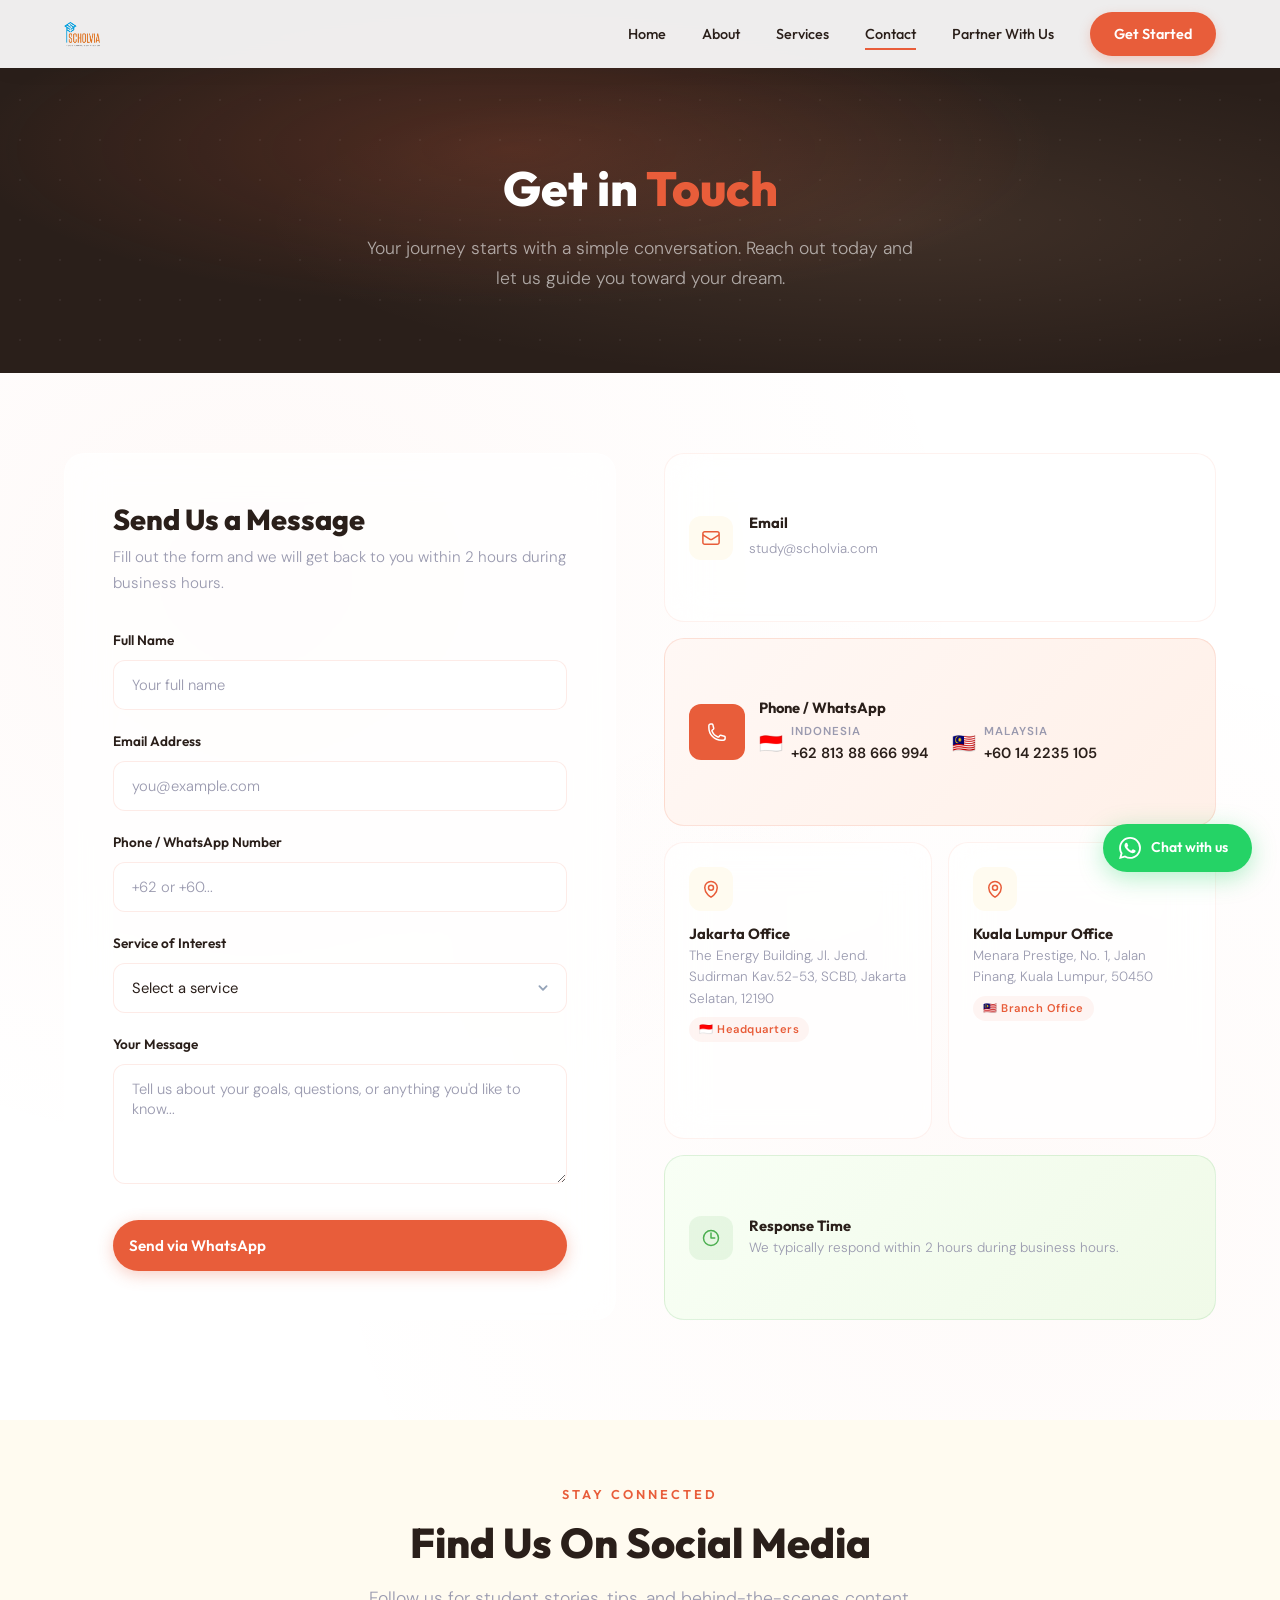
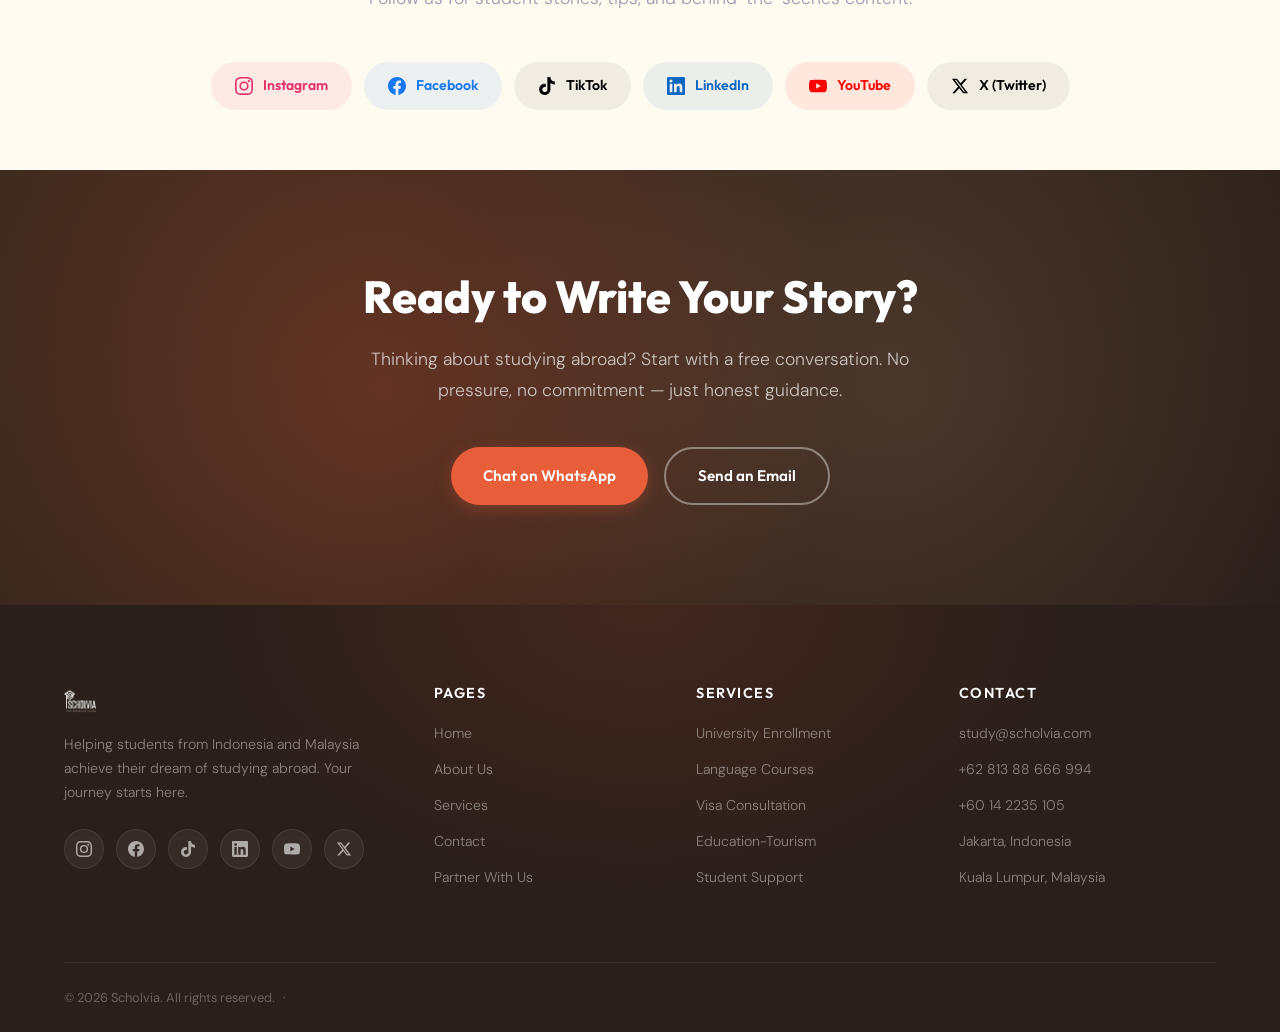
<file: preview-d/contact.html>
<!DOCTYPE html>
<html lang="en">
<head>
  <meta charset="UTF-8">
  <meta name="viewport" content="width=device-width, initial-scale=1.0">
  <title>Contact Us — Scholvia</title>
  <meta name="description" content="Get in touch with Scholvia. Book a free consultation, ask a question, or start your study abroad journey today.">
  <link rel="stylesheet" href="assets/css/main.css">
  <link rel="icon" type="image/png" href="assets/img/logo-color.png">
  <style>
    /* Contact Page Specific Styles */
    .contact-section {
      padding: 80px 0 100px;
      background: var(--white);
      position: relative;
    }
    .contact-section::before {
      content: '';
      position: absolute;
      inset: 0;
      background:
        radial-gradient(at 20% 20%, rgba(232,93,58,0.04) 0%, transparent 50%),
        radial-gradient(at 80% 80%, rgba(232,93,58,0.03) 0%, transparent 50%);
      pointer-events: none;
    }

    .contact-layout {
      display: grid;
      grid-template-columns: 1fr 1fr;
      gap: 48px;
      position: relative;
    }

    /* Form Styles */
    .contact-form-wrapper {
      padding: 48px;
    }
    .contact-form-wrapper h2 {
      font-size: 1.8rem;
      font-weight: 800;
      margin-bottom: 8px;
    }
    .contact-form-wrapper > p {
      font-size: 0.95rem;
      color: var(--light-gray);
      margin-bottom: 32px;
      font-weight: 300;
    }

    .form-group {
      margin-bottom: 20px;
    }
    .form-group label {
      display: block;
      font-family: var(--font-heading);
      font-size: 0.85rem;
      font-weight: 600;
      color: var(--deep-indigo);
      margin-bottom: 8px;
    }
    .form-group input,
    .form-group select,
    .form-group textarea {
      width: 100%;
      padding: 14px 18px;
      border: 1.5px solid rgba(232,93,58,0.12);
      border-radius: var(--radius-sm);
      font-size: 0.92rem;
      color: var(--deep-indigo);
      background: var(--white);
      transition: var(--transition);
      outline: none;
    }
    .form-group input:focus,
    .form-group select:focus,
    .form-group textarea:focus {
      border-color: var(--royal-blue);
      box-shadow: 0 0 0 3px rgba(232,93,58,0.08);
    }
    .form-group input::placeholder,
    .form-group textarea::placeholder {
      color: var(--light-gray);
      font-weight: 300;
    }
    .form-group textarea {
      min-height: 120px;
      resize: vertical;
    }
    .form-group select {
      appearance: none;
      background-image: url("data:image/svg+xml,%3Csvg xmlns='http://www.w3.org/2000/svg' viewBox='0 0 20 20' fill='%2394A3B8'%3E%3Cpath fill-rule='evenodd' d='M5.293 7.293a1 1 0 011.414 0L10 10.586l3.293-3.293a1 1 0 111.414 1.414l-4 4a1 1 0 01-1.414 0l-4-4a1 1 0 010-1.414z' clip-rule='evenodd'/%3E%3C/svg%3E");
      background-repeat: no-repeat;
      background-position: right 14px center;
      background-size: 18px;
      cursor: pointer;
    }

    .form-submit {
      width: 100%;
      padding: 16px;
      margin-top: 8px;
    }

    /* Contact Info Side */
    .contact-info-side {
      display: grid;
      grid-template-columns: 1fr 1fr;
      grid-template-rows: auto auto auto;
      gap: 16px;
    }

    .contact-info-card {
      padding: 24px;
      display: flex;
      flex-direction: column;
      gap: 14px;
      position: relative;
      overflow: hidden;
      border: 1.5px solid rgba(232,93,58,0.08);
      cursor: default;
    }
    .contact-info-card::before {
      content: '';
      position: absolute;
      top: 0;
      left: 0;
      right: 0;
      height: 3px;
      background: linear-gradient(90deg, var(--royal-blue), #F4845F);
      opacity: 0;
      transition: var(--transition);
    }
    .contact-info-card:hover::before {
      opacity: 1;
    }
    .contact-info-card:hover {
      transform: translateY(-4px) scale(1.02);
      border-color: rgba(232,93,58,0.18);
    }

    /* Email card — full width, horizontal */
    .contact-info-card.card-email {
      grid-column: 1 / -1;
      flex-direction: row;
      align-items: center;
      gap: 16px;
    }

    /* Span the phone card across full width */
    .contact-info-card.card-phone {
      grid-column: 1 / -1;
      flex-direction: row;
      align-items: center;
      background: linear-gradient(135deg, #FFF8F5 0%, #FFF0E8 100%);
      border-color: rgba(232,93,58,0.15);
    }
    .contact-info-card.card-phone .contact-info-icon {
      width: 56px;
      height: 56px;
      min-width: 56px;
      background: var(--royal-blue);
    }
    .contact-info-card.card-phone .contact-info-icon svg {
      color: white;
    }
    .contact-info-card.card-phone .contact-info-text {
      flex: 1;
    }
    .contact-info-card.card-phone .phone-numbers {
      display: flex;
      gap: 24px;
      margin-top: 6px;
    }
    .contact-info-card.card-phone .phone-country {
      display: flex;
      align-items: center;
      gap: 8px;
    }
    .contact-info-card.card-phone .phone-flag {
      font-size: 1.2rem;
      line-height: 1;
    }
    .contact-info-card.card-phone .phone-detail {
      display: flex;
      flex-direction: column;
    }
    .contact-info-card.card-phone .phone-detail small {
      font-size: 0.72rem;
      font-weight: 600;
      text-transform: uppercase;
      letter-spacing: 1px;
      color: var(--light-gray);
    }
    .contact-info-card.card-phone .phone-detail a {
      font-size: 0.92rem;
      font-weight: 600;
      color: var(--deep-indigo);
    }
    .contact-info-card.card-phone .phone-detail a:hover {
      color: var(--royal-blue);
    }

    /* Span response time across full width too */
    .contact-info-card.card-response {
      grid-column: 1 / -1;
      flex-direction: row;
      align-items: center;
      gap: 16px;
      background: linear-gradient(135deg, #F8FFF5 0%, #F0FAE8 100%);
      border-color: rgba(76,175,80,0.15);
    }
    .contact-info-card.card-response .contact-info-icon {
      background: rgba(76,175,80,0.1);
    }
    .contact-info-card.card-response .contact-info-icon svg {
      color: #4CAF50;
    }
    .contact-info-card.card-response .response-badge {
      display: inline-flex;
      align-items: center;
      gap: 6px;
      margin-top: 6px;
      padding: 4px 12px;
      border-radius: var(--radius-full);
      background: rgba(76,175,80,0.1);
      font-size: 0.75rem;
      font-weight: 600;
      color: #4CAF50;
    }
    .contact-info-card.card-response .response-dot {
      width: 6px;
      height: 6px;
      border-radius: 50%;
      background: #4CAF50;
      animation: pulse-dot 2s ease-in-out infinite;
    }
    @keyframes pulse-dot {
      0%, 100% { opacity: 1; transform: scale(1); }
      50% { opacity: 0.5; transform: scale(0.8); }
    }

    .contact-info-icon {
      width: 44px;
      height: 44px;
      min-width: 44px;
      background: var(--lavender-white);
      border-radius: var(--radius-sm);
      display: flex;
      align-items: center;
      justify-content: center;
      transition: var(--transition);
    }
    .contact-info-card:hover .contact-info-icon {
      transform: scale(1.08);
    }
    .contact-info-icon svg {
      width: 20px;
      height: 20px;
      color: var(--royal-blue);
    }
    .contact-info-text h3 {
      font-size: 0.92rem;
      font-weight: 700;
      margin-bottom: 2px;
    }
    .contact-info-text p,
    .contact-info-text a {
      font-size: 0.84rem;
      color: var(--light-gray);
      line-height: 1.6;
      font-weight: 300;
    }
    .contact-info-text a:hover { color: var(--royal-blue); }

    /* Office card location tag */
    .office-tag {
      display: inline-flex;
      align-items: center;
      gap: 4px;
      margin-top: 8px;
      padding: 3px 10px;
      border-radius: var(--radius-full);
      background: rgba(232,93,58,0.06);
      font-size: 0.7rem;
      font-weight: 600;
      color: var(--royal-blue);
      letter-spacing: 0.5px;
    }

    /* Social Pills */
    .social-section {
      padding: 60px 0;
      background: var(--lavender-white);
    }
    .social-pills {
      display: flex;
      flex-wrap: wrap;
      justify-content: center;
      gap: 12px;
      margin-top: 32px;
    }
    .social-pill {
      display: inline-flex;
      align-items: center;
      gap: 10px;
      padding: 12px 24px;
      border-radius: var(--radius-full);
      font-family: var(--font-heading);
      font-size: 0.88rem;
      font-weight: 600;
      transition: var(--transition);
    }
    .social-pill svg {
      width: 18px;
      height: 18px;
    }
    .social-pill:hover {
      transform: translateY(-2px);
    }
    .social-pill.ig {
      background: rgba(225,48,108,0.08);
      color: #E1306C;
    }
    .social-pill.ig:hover { background: rgba(225,48,108,0.15); }
    .social-pill.ig svg { fill: #E1306C; }
    .social-pill.fb {
      background: rgba(24,119,242,0.08);
      color: #1877F2;
    }
    .social-pill.fb:hover { background: rgba(24,119,242,0.15); }
    .social-pill.fb svg { fill: #1877F2; }
    .social-pill.tt {
      background: rgba(0,0,0,0.06);
      color: #000;
    }
    .social-pill.tt:hover { background: rgba(0,0,0,0.1); }
    .social-pill.tt svg { fill: #000; }
    .social-pill.li {
      background: rgba(10,102,194,0.08);
      color: #0A66C2;
    }
    .social-pill.li:hover { background: rgba(10,102,194,0.15); }
    .social-pill.li svg { fill: #0A66C2; }
    .social-pill.yt {
      background: rgba(255,0,0,0.08);
      color: #FF0000;
    }
    .social-pill.yt:hover { background: rgba(255,0,0,0.12); }
    .social-pill.yt svg { fill: #FF0000; }
    .social-pill.tw {
      background: rgba(0,0,0,0.06);
      color: #000;
    }
    .social-pill.tw:hover { background: rgba(0,0,0,0.1); }
    .social-pill.tw svg { fill: #000; }

    @media (max-width: 768px) {
      .contact-layout { grid-template-columns: 1fr; }
      .contact-form-wrapper { padding: 32px; }
      .contact-info-side { grid-template-columns: 1fr; }
      .contact-info-card.card-phone { flex-direction: column; }
      .contact-info-card.card-phone .phone-numbers { flex-direction: column; gap: 12px; }
    }
    @media (max-width: 480px) {
      .contact-form-wrapper { padding: 24px; }
      .social-pills { gap: 8px; }
      .social-pill { padding: 10px 18px; font-size: 0.82rem; }
    }
  </style>
</head>
<body class="inner-page">

  <!-- Scroll Progress -->
  <div class="scroll-progress"></div>

  <!-- Navigation -->
  <nav class="navbar">
    <div class="nav-inner">
      <a href="index.html" class="nav-logo">
        <img src="assets/img/logo-white.png" alt="Scholvia" class="logo-white">
        <img src="assets/img/logo-color.png" alt="Scholvia" class="logo-color">
      </a>
      <div class="nav-toggle">
        <span></span>
        <span></span>
        <span></span>
      </div>
      <div class="nav-links">
        <a href="index.html">Home</a>
        <a href="about.html">About</a>
        <a href="services.html">Services</a>
        <a href="contact.html" class="active">Contact</a>
        <a href="partner.html">Partner With Us</a>
        <a href="contact.html" class="nav-cta">Get Started</a>
      </div>
    </div>
  </nav>

  <!-- Page Hero -->
  <section class="page-hero">
    <div class="container">
      <h1>Get in <span class="text-gradient">Touch</span></h1>
      <p>Your journey starts with a simple conversation. Reach out today and let us guide you toward your dream.</p>
    </div>
  </section>

  <!-- ========== CONTACT FORM + INFO ========== -->
  <section class="contact-section">
    <div class="container">
      <div class="contact-layout">
        <!-- Form -->
        <div class="glass-card contact-form-wrapper reveal">
          <h2>Send Us a Message</h2>
          <p>Fill out the form and we will get back to you within 2 hours during business hours.</p>
          <form id="contact-form">
            <div class="form-group">
              <label for="name">Full Name</label>
              <input type="text" id="name" name="name" placeholder="Your full name" required>
            </div>
            <div class="form-group">
              <label for="email">Email Address</label>
              <input type="email" id="email" name="email" placeholder="you@example.com" required>
            </div>
            <div class="form-group">
              <label for="phone">Phone / WhatsApp Number</label>
              <input type="tel" id="phone" name="phone" placeholder="+62 or +60...">
            </div>
            <div class="form-group">
              <label for="service">Service of Interest</label>
              <select id="service" name="service" required>
                <option value="" disabled selected>Select a service</option>
                <option value="University Enrollment">University Enrollment Assistance</option>
                <option value="Language Courses">Language Courses &amp; Test Prep</option>
                <option value="Visa Consultation">Visa Consultation</option>
                <option value="Education-Tourism">Education-Tourism Programs</option>
                <option value="24/7 Support">24/7 Student Support</option>
                <option value="General Inquiry">General Inquiry</option>
              </select>
            </div>
            <div class="form-group">
              <label for="message">Your Message</label>
              <textarea id="message" name="message" placeholder="Tell us about your goals, questions, or anything you'd like to know..." required></textarea>
            </div>
            <button type="submit" class="btn btn-primary form-submit">Send via WhatsApp</button>
          </form>
        </div>

        <!-- Contact Info Cards -->
        <div class="contact-info-side">
          <!-- Email — full width with matching style -->
          <div class="glass-card contact-info-card card-email reveal">
            <div class="contact-info-icon">
              <svg xmlns="http://www.w3.org/2000/svg" fill="none" viewBox="0 0 24 24" stroke-width="1.8" stroke="currentColor"><path stroke-linecap="round" stroke-linejoin="round" d="M21.75 6.75v10.5a2.25 2.25 0 01-2.25 2.25h-15a2.25 2.25 0 01-2.25-2.25V6.75m19.5 0A2.25 2.25 0 0019.5 4.5h-15a2.25 2.25 0 00-2.25 2.25m19.5 0v.243a2.25 2.25 0 01-1.07 1.916l-7.5 4.615a2.25 2.25 0 01-2.36 0L3.32 8.91a2.25 2.25 0 01-1.07-1.916V6.75"/></svg>
            </div>
            <div class="contact-info-text">
              <h3>Email</h3>
              <a href="mailto:study@scholvia.com">study@scholvia.com</a>
            </div>
          </div>

          <!-- Phone — featured card spanning full width -->
          <div class="glass-card contact-info-card card-phone reveal" style="transition-delay: 0.05s;">
            <div class="contact-info-icon">
              <svg xmlns="http://www.w3.org/2000/svg" fill="none" viewBox="0 0 24 24" stroke-width="1.8" stroke="currentColor"><path stroke-linecap="round" stroke-linejoin="round" d="M2.25 6.75c0 8.284 6.716 15 15 15h2.25a2.25 2.25 0 002.25-2.25v-1.372c0-.516-.351-.966-.852-1.091l-4.423-1.106c-.44-.11-.902.055-1.173.417l-.97 1.293c-.282.376-.769.542-1.21.38a12.035 12.035 0 01-7.143-7.143c-.162-.441.004-.928.38-1.21l1.293-.97c.363-.271.527-.734.417-1.173L6.963 3.102a1.125 1.125 0 00-1.091-.852H4.5A2.25 2.25 0 002.25 4.5v2.25z"/></svg>
            </div>
            <div class="contact-info-text">
              <h3>Phone / WhatsApp</h3>
              <div class="phone-numbers">
                <div class="phone-country">
                  <span class="phone-flag">&#127470;&#127465;</span>
                  <div class="phone-detail">
                    <small>Indonesia</small>
                    <a href="tel:+6281388666994">+62 813 88 666 994</a>
                  </div>
                </div>
                <div class="phone-country">
                  <span class="phone-flag">&#127474;&#127486;</span>
                  <div class="phone-detail">
                    <small>Malaysia</small>
                    <a href="tel:+60142235105">+60 14 2235 105</a>
                  </div>
                </div>
              </div>
            </div>
          </div>

          <!-- Jakarta Office -->
          <div class="glass-card contact-info-card reveal" style="transition-delay: 0.1s;">
            <div class="contact-info-icon">
              <svg xmlns="http://www.w3.org/2000/svg" fill="none" viewBox="0 0 24 24" stroke-width="1.8" stroke="currentColor"><path stroke-linecap="round" stroke-linejoin="round" d="M15 10.5a3 3 0 11-6 0 3 3 0 016 0z"/><path stroke-linecap="round" stroke-linejoin="round" d="M19.5 10.5c0 7.142-7.5 11.25-7.5 11.25S4.5 17.642 4.5 10.5a7.5 7.5 0 1115 0z"/></svg>
            </div>
            <div class="contact-info-text">
              <h3>Jakarta Office</h3>
              <p>The Energy Building, Jl. Jend. Sudirman Kav.52-53, SCBD, Jakarta Selatan, 12190</p>
              <span class="office-tag">&#127470;&#127465; Headquarters</span>
            </div>
          </div>

          <!-- KL Office -->
          <div class="glass-card contact-info-card reveal" style="transition-delay: 0.15s;">
            <div class="contact-info-icon">
              <svg xmlns="http://www.w3.org/2000/svg" fill="none" viewBox="0 0 24 24" stroke-width="1.8" stroke="currentColor"><path stroke-linecap="round" stroke-linejoin="round" d="M15 10.5a3 3 0 11-6 0 3 3 0 016 0z"/><path stroke-linecap="round" stroke-linejoin="round" d="M19.5 10.5c0 7.142-7.5 11.25-7.5 11.25S4.5 17.642 4.5 10.5a7.5 7.5 0 1115 0z"/></svg>
            </div>
            <div class="contact-info-text">
              <h3>Kuala Lumpur Office</h3>
              <p>Menara Prestige, No. 1, Jalan Pinang, Kuala Lumpur, 50450</p>
              <span class="office-tag">&#127474;&#127486; Branch Office</span>
            </div>
          </div>

          <!-- Response Time — full width with live indicator -->
          <div class="glass-card contact-info-card card-response reveal" style="transition-delay: 0.2s;">
            <div class="contact-info-icon">
              <svg xmlns="http://www.w3.org/2000/svg" fill="none" viewBox="0 0 24 24" stroke-width="1.8" stroke="currentColor"><path stroke-linecap="round" stroke-linejoin="round" d="M12 6v6h4.5m4.5 0a9 9 0 11-18 0 9 9 0 0118 0z"/></svg>
            </div>
            <div class="contact-info-text">
              <h3>Response Time</h3>
              <p>We typically respond within 2 hours during business hours.</p>
            </div>
          </div>
        </div>
      </div>
    </div>
  </section>

  <!-- ========== SOCIAL MEDIA ========== -->
  <section class="social-section">
    <div class="container text-center">
      <div class="reveal">
        <span class="section-label">Stay Connected</span>
        <h2 class="section-title">Find Us On Social Media</h2>
        <p class="section-subtitle">Follow us for student stories, tips, and behind-the-scenes content.</p>
      </div>
      <div class="social-pills reveal">
        <a href="https://instagram.com/scholviaofficial" target="_blank" rel="noopener" class="social-pill ig">
          <svg viewBox="0 0 24 24"><path d="M12 2.163c3.204 0 3.584.012 4.85.07 3.252.148 4.771 1.691 4.919 4.919.058 1.265.069 1.645.069 4.849 0 3.205-.012 3.584-.069 4.849-.149 3.225-1.664 4.771-4.919 4.919-1.266.058-1.644.07-4.85.07-3.204 0-3.584-.012-4.849-.07-3.26-.149-4.771-1.699-4.919-4.92-.058-1.265-.07-1.644-.07-4.849 0-3.204.013-3.583.07-4.849.149-3.227 1.664-4.771 4.919-4.919 1.266-.057 1.645-.069 4.849-.069zM12 0C8.741 0 8.333.014 7.053.072 2.695.272.273 2.69.073 7.052.014 8.333 0 8.741 0 12c0 3.259.014 3.668.072 4.948.2 4.358 2.618 6.78 6.98 6.98C8.333 23.986 8.741 24 12 24c3.259 0 3.668-.014 4.948-.072 4.354-.2 6.782-2.618 6.979-6.98.059-1.28.073-1.689.073-4.948 0-3.259-.014-3.667-.072-4.947-.196-4.354-2.617-6.78-6.979-6.98C15.668.014 15.259 0 12 0zm0 5.838a6.162 6.162 0 100 12.324 6.162 6.162 0 000-12.324zM12 16a4 4 0 110-8 4 4 0 010 8zm6.406-11.845a1.44 1.44 0 100 2.881 1.44 1.44 0 000-2.881z"/></svg>
          Instagram
        </a>
        <a href="https://facebook.com/share/1Yma7Hx8Kg/" target="_blank" rel="noopener" class="social-pill fb">
          <svg viewBox="0 0 24 24"><path d="M24 12.073c0-6.627-5.373-12-12-12s-12 5.373-12 12c0 5.99 4.388 10.954 10.125 11.854v-8.385H7.078v-3.47h3.047V9.43c0-3.007 1.792-4.669 4.533-4.669 1.312 0 2.686.235 2.686.235v2.953H15.83c-1.491 0-1.956.925-1.956 1.874v2.25h3.328l-.532 3.47h-2.796v8.385C19.612 23.027 24 18.062 24 12.073z"/></svg>
          Facebook
        </a>
        <a href="https://tiktok.com/@scholviaofficial" target="_blank" rel="noopener" class="social-pill tt">
          <svg viewBox="0 0 24 24"><path d="M12.525.02c1.31-.02 2.61-.01 3.91-.02.08 1.53.63 3.09 1.75 4.17 1.12 1.11 2.7 1.62 4.24 1.79v4.03c-1.44-.05-2.89-.35-4.2-.97-.57-.26-1.1-.59-1.62-.93-.01 2.92.01 5.84-.02 8.75-.08 1.4-.54 2.79-1.35 3.94-1.31 1.92-3.58 3.17-5.91 3.21-1.43.08-2.86-.31-4.08-1.03-2.02-1.19-3.44-3.37-3.65-5.71-.02-.5-.03-1-.01-1.49.18-1.9 1.12-3.72 2.58-4.96 1.66-1.44 3.98-2.13 6.15-1.72.02 1.48-.04 2.96-.04 4.44-.99-.32-2.15-.23-3.02.37-.63.41-1.11 1.04-1.36 1.75-.21.51-.15 1.07-.14 1.61.24 1.64 1.82 3.02 3.5 2.87 1.12-.01 2.19-.66 2.77-1.61.19-.33.4-.67.41-1.06.1-1.79.06-3.57.07-5.36.01-4.03-.01-8.05.02-12.07z"/></svg>
          TikTok
        </a>
        <a href="https://linkedin.com/company/scholvia/" target="_blank" rel="noopener" class="social-pill li">
          <svg viewBox="0 0 24 24"><path d="M20.447 20.452h-3.554v-5.569c0-1.328-.027-3.037-1.852-3.037-1.853 0-2.136 1.445-2.136 2.939v5.667H9.351V9h3.414v1.561h.046c.477-.9 1.637-1.85 3.37-1.85 3.601 0 4.267 2.37 4.267 5.455v6.286zM5.337 7.433a2.062 2.062 0 01-2.063-2.065 2.064 2.064 0 112.063 2.065zm1.782 13.019H3.555V9h3.564v11.452zM22.225 0H1.771C.792 0 0 .774 0 1.729v20.542C0 23.227.792 24 1.771 24h20.451C23.2 24 24 23.227 24 22.271V1.729C24 .774 23.2 0 22.222 0h.003z"/></svg>
          LinkedIn
        </a>
        <a href="https://youtube.com/@Scholvia" target="_blank" rel="noopener" class="social-pill yt">
          <svg viewBox="0 0 24 24"><path d="M23.498 6.186a3.016 3.016 0 00-2.122-2.136C19.505 3.545 12 3.545 12 3.545s-7.505 0-9.377.505A3.017 3.017 0 00.502 6.186C0 8.07 0 12 0 12s0 3.93.502 5.814a3.016 3.016 0 002.122 2.136c1.871.505 9.376.505 9.376.505s7.505 0 9.377-.505a3.015 3.015 0 002.122-2.136C24 15.93 24 12 24 12s0-3.93-.502-5.814zM9.545 15.568V8.432L15.818 12l-6.273 3.568z"/></svg>
          YouTube
        </a>
        <a href="https://x.com/Scholvia" target="_blank" rel="noopener" class="social-pill tw">
          <svg viewBox="0 0 24 24"><path d="M18.244 2.25h3.308l-7.227 8.26 8.502 11.24H16.17l-5.214-6.817L4.99 21.75H1.68l7.73-8.835L1.254 2.25H8.08l4.713 6.231zm-1.161 17.52h1.833L7.084 4.126H5.117z"/></svg>
          X (Twitter)
        </a>
      </div>
    </div>
  </section>

  <!-- ========== CTA ========== -->
  <section class="cta-section">
    <div class="container reveal">
      <h2>Ready to Write Your Story?</h2>
      <p>Thinking about studying abroad? Start with a free conversation. No pressure, no commitment — just honest guidance.</p>
      <div class="cta-buttons">
        <a href="https://wa.me/6281388666994" target="_blank" rel="noopener" class="btn btn-primary">Chat on WhatsApp</a>
        <a href="mailto:study@scholvia.com" class="btn btn-outline">Send an Email</a>
      </div>
    </div>
  </section>

  <!-- ========== FOOTER ========== -->
  <footer class="footer">
    <div class="container">
      <div class="footer-grid">
        <div class="footer-brand">
          <img src="assets/img/logo-white.png" alt="Scholvia">
          <p>Helping students from Indonesia and Malaysia achieve their dream of studying abroad. Your journey starts here.</p>
          <div class="footer-socials">
            <a href="https://instagram.com/scholviaofficial" target="_blank" rel="noopener" aria-label="Instagram">
              <svg viewBox="0 0 24 24"><path d="M12 2.163c3.204 0 3.584.012 4.85.07 3.252.148 4.771 1.691 4.919 4.919.058 1.265.069 1.645.069 4.849 0 3.205-.012 3.584-.069 4.849-.149 3.225-1.664 4.771-4.919 4.919-1.266.058-1.644.07-4.85.07-3.204 0-3.584-.012-4.849-.07-3.26-.149-4.771-1.699-4.919-4.92-.058-1.265-.07-1.644-.07-4.849 0-3.204.013-3.583.07-4.849.149-3.227 1.664-4.771 4.919-4.919 1.266-.057 1.645-.069 4.849-.069zM12 0C8.741 0 8.333.014 7.053.072 2.695.272.273 2.69.073 7.052.014 8.333 0 8.741 0 12c0 3.259.014 3.668.072 4.948.2 4.358 2.618 6.78 6.98 6.98C8.333 23.986 8.741 24 12 24c3.259 0 3.668-.014 4.948-.072 4.354-.2 6.782-2.618 6.979-6.98.059-1.28.073-1.689.073-4.948 0-3.259-.014-3.667-.072-4.947-.196-4.354-2.617-6.78-6.979-6.98C15.668.014 15.259 0 12 0zm0 5.838a6.162 6.162 0 100 12.324 6.162 6.162 0 000-12.324zM12 16a4 4 0 110-8 4 4 0 010 8zm6.406-11.845a1.44 1.44 0 100 2.881 1.44 1.44 0 000-2.881z"/></svg>
            </a>
            <a href="https://facebook.com/share/1Yma7Hx8Kg/" target="_blank" rel="noopener" aria-label="Facebook">
              <svg viewBox="0 0 24 24"><path d="M24 12.073c0-6.627-5.373-12-12-12s-12 5.373-12 12c0 5.99 4.388 10.954 10.125 11.854v-8.385H7.078v-3.47h3.047V9.43c0-3.007 1.792-4.669 4.533-4.669 1.312 0 2.686.235 2.686.235v2.953H15.83c-1.491 0-1.956.925-1.956 1.874v2.25h3.328l-.532 3.47h-2.796v8.385C19.612 23.027 24 18.062 24 12.073z"/></svg>
            </a>
            <a href="https://tiktok.com/@scholviaofficial" target="_blank" rel="noopener" aria-label="TikTok">
              <svg viewBox="0 0 24 24"><path d="M12.525.02c1.31-.02 2.61-.01 3.91-.02.08 1.53.63 3.09 1.75 4.17 1.12 1.11 2.7 1.62 4.24 1.79v4.03c-1.44-.05-2.89-.35-4.2-.97-.57-.26-1.1-.59-1.62-.93-.01 2.92.01 5.84-.02 8.75-.08 1.4-.54 2.79-1.35 3.94-1.31 1.92-3.58 3.17-5.91 3.21-1.43.08-2.86-.31-4.08-1.03-2.02-1.19-3.44-3.37-3.65-5.71-.02-.5-.03-1-.01-1.49.18-1.9 1.12-3.72 2.58-4.96 1.66-1.44 3.98-2.13 6.15-1.72.02 1.48-.04 2.96-.04 4.44-.99-.32-2.15-.23-3.02.37-.63.41-1.11 1.04-1.36 1.75-.21.51-.15 1.07-.14 1.61.24 1.64 1.82 3.02 3.5 2.87 1.12-.01 2.19-.66 2.77-1.61.19-.33.4-.67.41-1.06.1-1.79.06-3.57.07-5.36.01-4.03-.01-8.05.02-12.07z"/></svg>
            </a>
            <a href="https://linkedin.com/company/scholvia/" target="_blank" rel="noopener" aria-label="LinkedIn">
              <svg viewBox="0 0 24 24"><path d="M20.447 20.452h-3.554v-5.569c0-1.328-.027-3.037-1.852-3.037-1.853 0-2.136 1.445-2.136 2.939v5.667H9.351V9h3.414v1.561h.046c.477-.9 1.637-1.85 3.37-1.85 3.601 0 4.267 2.37 4.267 5.455v6.286zM5.337 7.433a2.062 2.062 0 01-2.063-2.065 2.064 2.064 0 112.063 2.065zm1.782 13.019H3.555V9h3.564v11.452zM22.225 0H1.771C.792 0 0 .774 0 1.729v20.542C0 23.227.792 24 1.771 24h20.451C23.2 24 24 23.227 24 22.271V1.729C24 .774 23.2 0 22.222 0h.003z"/></svg>
            </a>
            <a href="https://youtube.com/@Scholvia" target="_blank" rel="noopener" aria-label="YouTube">
              <svg viewBox="0 0 24 24"><path d="M23.498 6.186a3.016 3.016 0 00-2.122-2.136C19.505 3.545 12 3.545 12 3.545s-7.505 0-9.377.505A3.017 3.017 0 00.502 6.186C0 8.07 0 12 0 12s0 3.93.502 5.814a3.016 3.016 0 002.122 2.136c1.871.505 9.376.505 9.376.505s7.505 0 9.377-.505a3.015 3.015 0 002.122-2.136C24 15.93 24 12 24 12s0-3.93-.502-5.814zM9.545 15.568V8.432L15.818 12l-6.273 3.568z"/></svg>
            </a>
            <a href="https://x.com/Scholvia" target="_blank" rel="noopener" aria-label="X (Twitter)">
              <svg viewBox="0 0 24 24"><path d="M18.244 2.25h3.308l-7.227 8.26 8.502 11.24H16.17l-5.214-6.817L4.99 21.75H1.68l7.73-8.835L1.254 2.25H8.08l4.713 6.231zm-1.161 17.52h1.833L7.084 4.126H5.117z"/></svg>
            </a>
          </div>
        </div>
        <div class="footer-col">
          <h4>Pages</h4>
          <a href="index.html">Home</a>
          <a href="about.html">About Us</a>
          <a href="services.html">Services</a>
          <a href="contact.html">Contact</a>
          <a href="partner.html">Partner With Us</a>
        </div>
        <div class="footer-col">
          <h4>Services</h4>
          <a href="services.html">University Enrollment</a>
          <a href="services.html">Language Courses</a>
          <a href="services.html">Visa Consultation</a>
          <a href="services.html">Education-Tourism</a>
          <a href="services.html">Student Support</a>
        </div>
        <div class="footer-col">
          <h4>Contact</h4>
          <a href="mailto:study@scholvia.com">study@scholvia.com</a>
          <a href="tel:+6281388666994">+62 813 88 666 994</a>
          <a href="tel:+60142235105">+60 14 2235 105</a>
          <a href="#">Jakarta, Indonesia</a>
          <a href="#">Kuala Lumpur, Malaysia</a>
        </div>
      </div>
      <div class="footer-bottom">
        <p>&copy; 2026 Scholvia. All rights reserved.</p>
      </div>
    </div>
  </footer>

  <!-- WhatsApp Float -->
  <a href="https://wa.me/6281388666994" target="_blank" rel="noopener" class="whatsapp-float">
    <svg viewBox="0 0 24 24"><path d="M17.472 14.382c-.297-.149-1.758-.867-2.03-.967-.273-.099-.471-.148-.67.15-.197.297-.767.966-.94 1.164-.173.199-.347.223-.644.075-.297-.15-1.255-.463-2.39-1.475-.883-.788-1.48-1.761-1.653-2.059-.173-.297-.018-.458.13-.606.134-.133.298-.347.446-.52.149-.174.198-.298.298-.497.099-.198.05-.371-.025-.52-.075-.149-.669-1.612-.916-2.207-.242-.579-.487-.5-.669-.51-.173-.008-.371-.01-.57-.01-.198 0-.52.074-.792.372-.272.297-1.04 1.016-1.04 2.479 0 1.462 1.065 2.875 1.213 3.074.149.198 2.096 3.2 5.077 4.487.709.306 1.262.489 1.694.625.712.227 1.36.195 1.871.118.571-.085 1.758-.719 2.006-1.413.248-.694.248-1.289.173-1.413-.074-.124-.272-.198-.57-.347m-5.421 7.403h-.004a9.87 9.87 0 01-5.031-1.378l-.361-.214-3.741.982.998-3.648-.235-.374a9.86 9.86 0 01-1.51-5.26c.001-5.45 4.436-9.884 9.888-9.884 2.64 0 5.122 1.03 6.988 2.898a9.825 9.825 0 012.893 6.994c-.003 5.45-4.437 9.884-9.885 9.884m8.413-18.297A11.815 11.815 0 0012.05 0C5.495 0 .16 5.335.157 11.892c0 2.096.547 4.142 1.588 5.945L.057 24l6.305-1.654a11.882 11.882 0 005.683 1.448h.005c6.554 0 11.89-5.335 11.893-11.893a11.821 11.821 0 00-3.48-8.413z"/></svg>
    Chat with us
  </a>

  <script src="assets/js/main.js"></script>
</body>
</html>
</file>
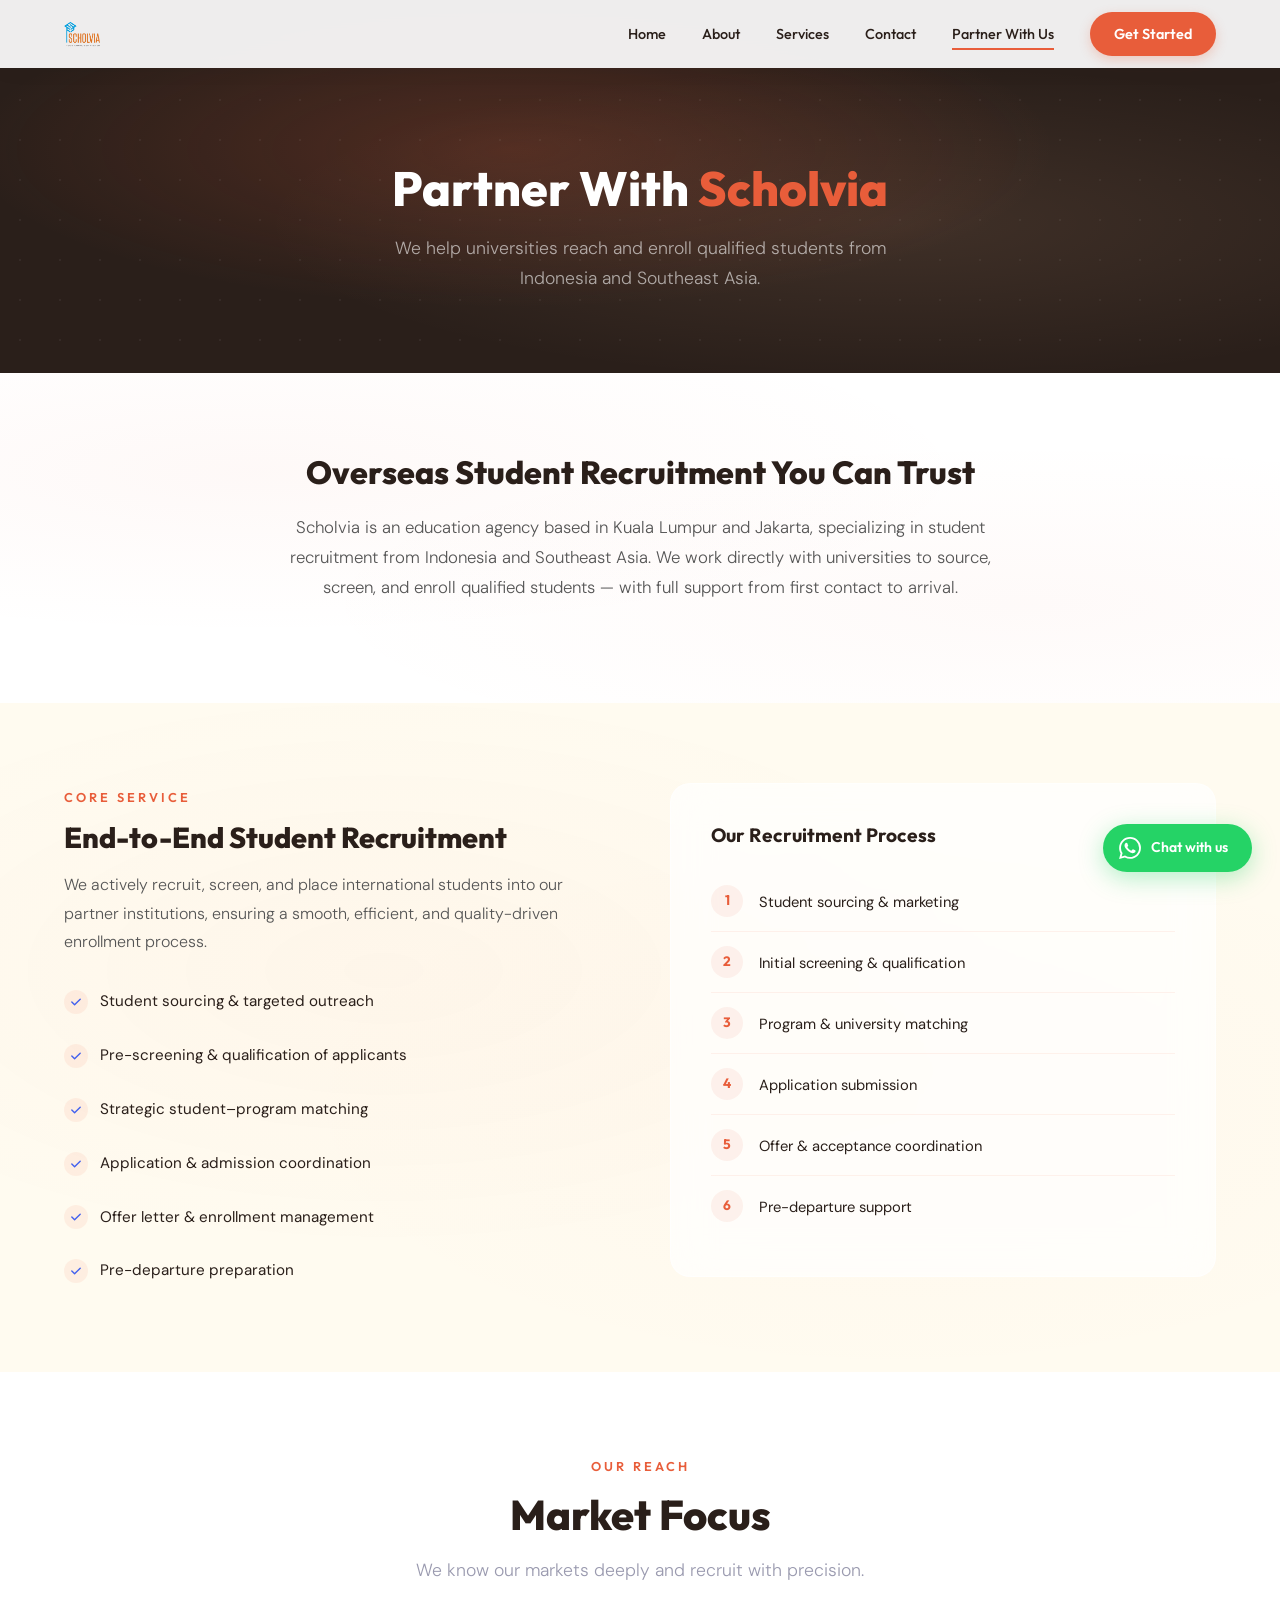
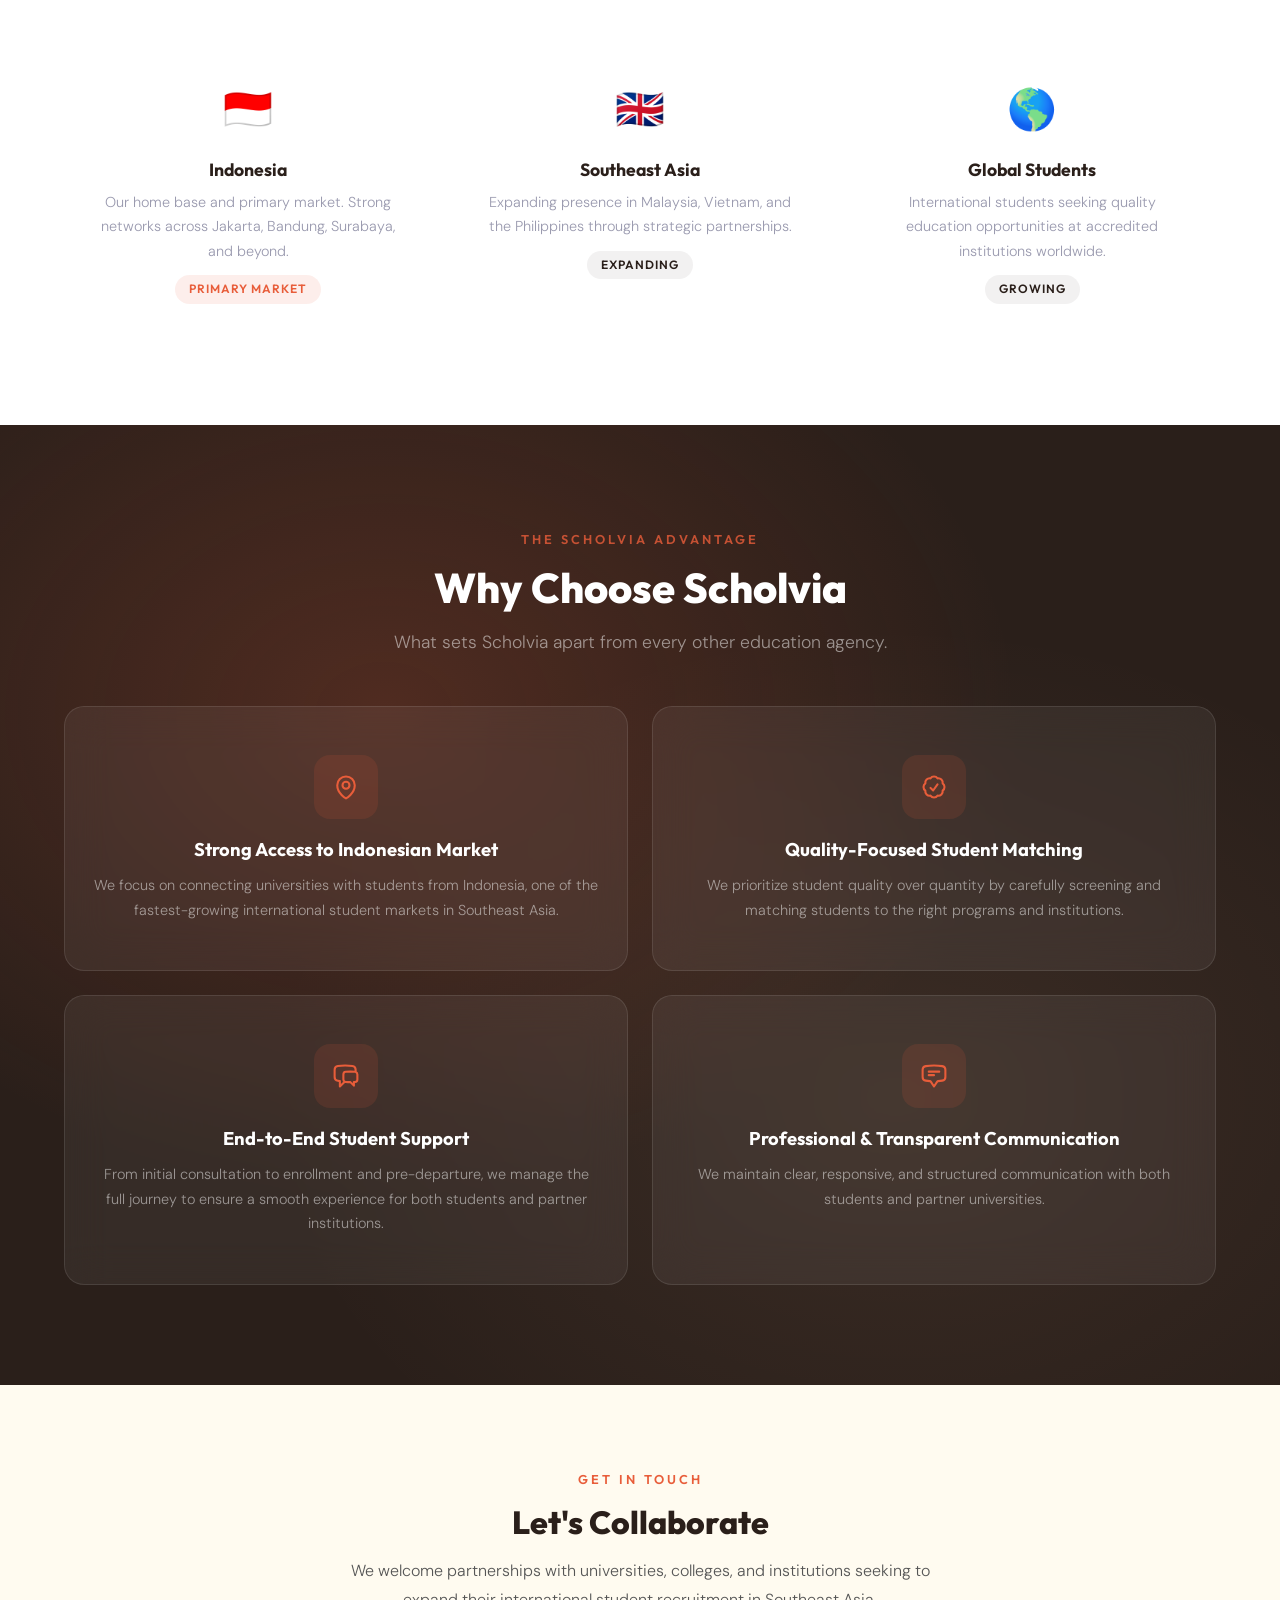
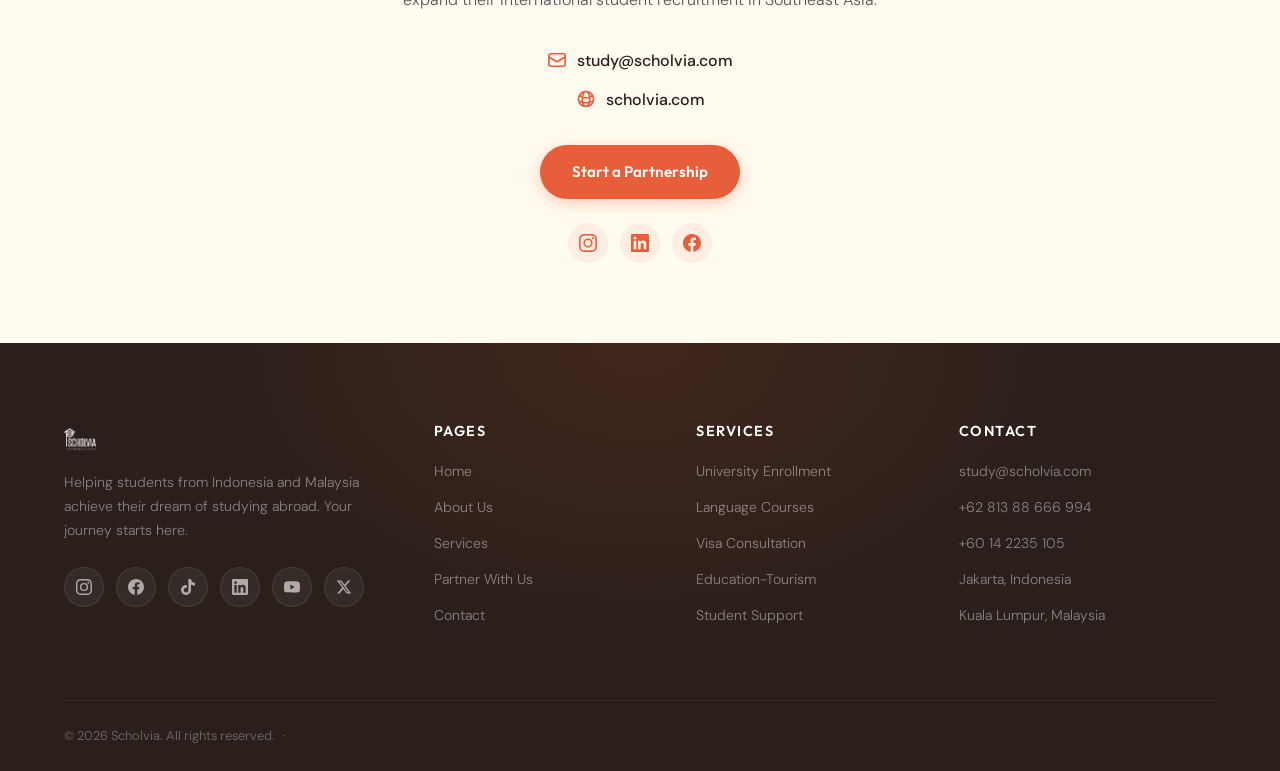
<file: preview-d/partner.html>
<!DOCTYPE html>
<html lang="en">
<head>
  <meta charset="UTF-8">
  <meta name="viewport" content="width=device-width, initial-scale=1.0">
  <title>Partner With Us — Scholvia | Overseas Student Recruitment</title>
  <meta name="description" content="Partner with Scholvia for overseas student recruitment. We connect universities and institutions with qualified students from Indonesia and Southeast Asia.">
  <link rel="stylesheet" href="assets/css/main.css">
  <link rel="icon" type="image/png" href="assets/img/logo-color.png">
  <style>
    /* Partner Page Specific Styles */
    .partner-intro {
      padding: 80px 0 100px;
      background: var(--white);
      position: relative;
    }
    .partner-intro::before {
      content: '';
      position: absolute;
      inset: 0;
      background:
        radial-gradient(at 20% 30%, rgba(232,93,58,0.04) 0%, transparent 50%),
        radial-gradient(at 80% 70%, rgba(232,93,58,0.03) 0%, transparent 50%);
      pointer-events: none;
    }
    .partner-intro-inner {
      max-width: 720px;
      margin: 0 auto;
      text-align: center;
      position: relative;
    }
    .partner-intro-inner h2 {
      font-size: 2rem;
      font-weight: 800;
      margin-bottom: 20px;
    }
    .partner-intro-inner p {
      font-size: 1.05rem;
      color: #555;
      line-height: 1.8;
      font-weight: 300;
    }

    /* Core Service Block */
    .core-service {
      padding: 80px 0;
      background: var(--lavender-white);
      position: relative;
    }
    .core-service::before {
      content: '';
      position: absolute;
      inset: 0;
      background:
        radial-gradient(at 30% 40%, rgba(232,93,58,0.03) 0%, transparent 50%),
        radial-gradient(at 70% 60%, rgba(232,93,58,0.02) 0%, transparent 50%);
      pointer-events: none;
    }
    .core-service-inner {
      display: grid;
      grid-template-columns: 1fr 1fr;
      gap: 60px;
      align-items: start;
      position: relative;
    }
    .core-service-content h2 {
      font-size: 1.8rem;
      font-weight: 800;
      margin-bottom: 16px;
    }
    .core-service-content > p {
      font-size: 1rem;
      color: #555;
      line-height: 1.8;
      font-weight: 300;
      margin-bottom: 24px;
    }

    .partner-features {
      display: flex;
      flex-direction: column;
      gap: 12px;
    }
    .partner-features li {
      display: flex;
      align-items: center;
      gap: 12px;
      font-size: 0.95rem;
      color: var(--deep-indigo);
      font-weight: 400;
      padding: 8px 0;
    }
    .partner-features li::before {
      content: '';
      width: 24px;
      height: 24px;
      min-width: 24px;
      border-radius: 50%;
      background: rgba(232,93,58,0.08);
      background-image: url("data:image/svg+xml,%3Csvg xmlns='http://www.w3.org/2000/svg' viewBox='0 0 20 20' fill='%234361EE'%3E%3Cpath fill-rule='evenodd' d='M16.707 5.293a1 1 0 010 1.414l-8 8a1 1 0 01-1.414 0l-4-4a1 1 0 011.414-1.414L8 12.586l7.293-7.293a1 1 0 011.414 0z' clip-rule='evenodd'/%3E%3C/svg%3E");
      background-size: 14px;
      background-repeat: no-repeat;
      background-position: center;
    }

    /* Process Steps */
    .process-sidebar {
      background: rgba(255,255,255,0.7);
      backdrop-filter: blur(20px);
      -webkit-backdrop-filter: blur(20px);
      border: 1px solid rgba(255,255,255,0.5);
      border-radius: var(--radius-lg);
      padding: 40px;
    }
    .process-sidebar h3 {
      font-size: 1.2rem;
      font-weight: 700;
      margin-bottom: 24px;
    }
    .process-steps {
      display: flex;
      flex-direction: column;
      gap: 0;
    }
    .process-step {
      display: flex;
      align-items: flex-start;
      gap: 16px;
      padding: 14px 0;
      position: relative;
    }
    .process-step:not(:last-child) {
      border-bottom: 1px solid rgba(232,93,58,0.08);
    }
    .step-number {
      width: 32px;
      height: 32px;
      min-width: 32px;
      border-radius: 50%;
      background: rgba(232,93,58,0.08);
      display: flex;
      align-items: center;
      justify-content: center;
      font-family: var(--font-heading);
      font-weight: 700;
      font-size: 0.85rem;
      color: var(--royal-blue);
    }
    .step-text {
      font-size: 0.92rem;
      color: var(--deep-indigo);
      padding-top: 5px;
    }

    /* Market Focus */
    .market-section {
      padding: 80px 0;
      background: var(--white);
    }
    .market-grid {
      display: grid;
      grid-template-columns: repeat(3, 1fr);
      gap: 24px;
      position: relative;
    }
    .market-card {
      text-align: center;
      padding: 40px 28px;
    }
    .market-icon {
      font-size: 2.5rem;
      margin-bottom: 16px;
    }
    .market-card h3 {
      font-size: 1.1rem;
      font-weight: 700;
      margin-bottom: 10px;
    }
    .market-card p {
      font-size: 0.9rem;
      color: var(--light-gray);
      line-height: 1.7;
      font-weight: 300;
    }
    .market-card .badge {
      display: inline-block;
      margin-top: 12px;
      padding: 4px 14px;
      border-radius: var(--radius-full);
      font-size: 0.75rem;
      font-weight: 600;
      font-family: var(--font-heading);
      text-transform: uppercase;
      letter-spacing: 1px;
    }
    .badge-primary { background: rgba(232,93,58,0.1); color: var(--royal-blue); }
    .badge-secondary { background: rgba(42,31,26,0.06); color: var(--deep-indigo); }

    /* Why Partner (Dark) */
    .why-partner-section {
      padding: 100px 0;
      background: var(--deep-indigo);
      position: relative;
      overflow: hidden;
    }
    .why-partner-section::before {
      content: '';
      position: absolute;
      inset: 0;
      background:
        radial-gradient(ellipse at 30% 30%, rgba(232,93,58,0.2) 0%, transparent 50%),
        radial-gradient(ellipse at 70% 70%, rgba(255,200,160,0.08) 0%, transparent 50%);
      pointer-events: none;
    }
    .why-partner-section .section-label { color: rgba(232,93,58,0.8); }
    .why-partner-section .section-title { color: var(--white); }
    .why-partner-section .section-subtitle { color: rgba(255,255,255,0.5); }

    .why-partner-grid {
      display: grid;
      grid-template-columns: repeat(2, 1fr);
      gap: 24px;
      position: relative;
      z-index: 2;
    }
    .why-partner-grid .glass-card-dark {
      text-align: center;
      padding: 48px 28px;
    }
    .why-partner-icon {
      width: 64px;
      height: 64px;
      margin: 0 auto 20px;
      background: rgba(232,93,58,0.12);
      border-radius: var(--radius-md);
      display: flex;
      align-items: center;
      justify-content: center;
    }
    .why-partner-icon svg {
      width: 28px;
      height: 28px;
      color: var(--royal-blue);
    }
    .why-partner-grid h3 {
      font-size: 1.15rem;
      font-weight: 700;
      color: var(--white);
      margin-bottom: 12px;
    }
    .why-partner-grid p {
      font-size: 0.9rem;
      color: rgba(255,255,255,0.5);
      line-height: 1.7;
      font-weight: 300;
    }

    /* Contact CTA for Partners */
    .partner-cta {
      padding: 80px 0;
      background: var(--lavender-white);
      text-align: center;
    }
    .partner-cta-inner {
      max-width: 600px;
      margin: 0 auto;
    }
    .partner-cta-inner h2 {
      font-size: 2rem;
      font-weight: 800;
      margin-bottom: 16px;
    }
    .partner-cta-inner > p {
      font-size: 1rem;
      color: #555;
      line-height: 1.8;
      font-weight: 300;
      margin-bottom: 32px;
    }
    .partner-contact-info {
      display: flex;
      flex-direction: column;
      gap: 12px;
      align-items: center;
      margin-bottom: 32px;
    }
    .partner-contact-info a {
      display: inline-flex;
      align-items: center;
      gap: 10px;
      font-size: 1rem;
      font-weight: 500;
      color: var(--deep-indigo);
      transition: var(--transition);
    }
    .partner-contact-info a:hover { color: var(--royal-blue); }
    .partner-contact-info svg {
      width: 20px;
      height: 20px;
      color: var(--royal-blue);
    }
    .partner-socials {
      display: flex;
      justify-content: center;
      gap: 12px;
      margin-top: 24px;
    }
    .partner-socials a {
      width: 40px;
      height: 40px;
      border-radius: 50%;
      background: rgba(232,93,58,0.08);
      display: flex;
      align-items: center;
      justify-content: center;
      transition: var(--transition);
    }
    .partner-socials a:hover {
      background: var(--royal-blue);
    }
    .partner-socials svg {
      width: 18px;
      height: 18px;
      fill: var(--royal-blue);
    }
    .partner-socials a:hover svg { fill: var(--white); }

    @media (max-width: 768px) {
      .core-service-inner { grid-template-columns: 1fr; }
      .market-grid { grid-template-columns: 1fr; max-width: 400px; margin: 0 auto; }
      .why-partner-grid { grid-template-columns: 1fr; max-width: 400px; margin: 0 auto; }
    }
  </style>
</head>
<body class="inner-page">

  <!-- Scroll Progress -->
  <div class="scroll-progress"></div>

  <!-- Navigation -->
  <nav class="navbar">
    <div class="nav-inner">
      <a href="index.html" class="nav-logo">
        <img src="assets/img/logo-white.png" alt="Scholvia" class="logo-white">
        <img src="assets/img/logo-color.png" alt="Scholvia" class="logo-color">
      </a>
      <div class="nav-toggle">
        <span></span>
        <span></span>
        <span></span>
      </div>
      <div class="nav-links">
        <a href="index.html">Home</a>
        <a href="about.html">About</a>
        <a href="services.html">Services</a>
        <a href="contact.html">Contact</a>
        <a href="partner.html" class="active">Partner With Us</a>
        <a href="contact.html" class="nav-cta">Get Started</a>
      </div>
    </div>
  </nav>

  <!-- Page Hero -->
  <section class="page-hero">
    <div class="container">
      <h1>Partner With <span class="text-gradient">Scholvia</span></h1>
      <p>We help universities reach and enroll qualified students from Indonesia and Southeast Asia.</p>
    </div>
  </section>

  <!-- ========== INTRO ========== -->
  <section class="partner-intro">
    <div class="container">
      <div class="partner-intro-inner reveal">
        <h2>Overseas Student Recruitment You Can Trust</h2>
        <p>Scholvia is an education agency based in Kuala Lumpur and Jakarta, specializing in student recruitment from Indonesia and Southeast Asia. We work directly with universities to source, screen, and enroll qualified students — with full support from first contact to arrival.</p>
      </div>
    </div>
  </section>

  <!-- ========== CORE SERVICE + PROCESS ========== -->
  <section class="core-service">
    <div class="container">
      <div class="core-service-inner reveal">
        <div class="core-service-content">
          <span class="section-label">Core Service</span>
          <h2>End-to-End Student Recruitment</h2>
          <p>We actively recruit, screen, and place international students into our partner institutions, ensuring a smooth, efficient, and quality-driven enrollment process.</p>
          <ul class="partner-features">
            <li>Student sourcing &amp; targeted outreach</li>
            <li>Pre-screening &amp; qualification of applicants</li>
            <li>Strategic student&ndash;program matching</li>
            <li>Application &amp; admission coordination</li>
            <li>Offer letter &amp; enrollment management</li>
            <li>Pre-departure preparation</li>
          </ul>
        </div>
        <div class="process-sidebar">
          <h3>Our Recruitment Process</h3>
          <div class="process-steps">
            <div class="process-step">
              <span class="step-number">1</span>
              <span class="step-text">Student sourcing &amp; marketing</span>
            </div>
            <div class="process-step">
              <span class="step-number">2</span>
              <span class="step-text">Initial screening &amp; qualification</span>
            </div>
            <div class="process-step">
              <span class="step-number">3</span>
              <span class="step-text">Program &amp; university matching</span>
            </div>
            <div class="process-step">
              <span class="step-number">4</span>
              <span class="step-text">Application submission</span>
            </div>
            <div class="process-step">
              <span class="step-number">5</span>
              <span class="step-text">Offer &amp; acceptance coordination</span>
            </div>
            <div class="process-step">
              <span class="step-number">6</span>
              <span class="step-text">Pre-departure support</span>
            </div>
          </div>
        </div>
      </div>
    </div>
  </section>

  <!-- ========== MARKET FOCUS ========== -->
  <section class="market-section">
    <div class="container text-center">
      <div class="reveal">
        <span class="section-label">Our Reach</span>
        <h2 class="section-title">Market Focus</h2>
        <p class="section-subtitle">We know our markets deeply and recruit with precision.</p>
      </div>
      <div class="market-grid">
        <div class="glass-card market-card reveal">
          <div class="market-icon">&#127470;&#127465;</div>
          <h3>Indonesia</h3>
          <p>Our home base and primary market. Strong networks across Jakarta, Bandung, Surabaya, and beyond.</p>
          <span class="badge badge-primary">Primary Market</span>
        </div>
        <div class="glass-card market-card reveal" style="transition-delay: 0.1s;">
          <div class="market-icon">&#127468;&#127463;</div>
          <h3>Southeast Asia</h3>
          <p>Expanding presence in Malaysia, Vietnam, and the Philippines through strategic partnerships.</p>
          <span class="badge badge-secondary">Expanding</span>
        </div>
        <div class="glass-card market-card reveal" style="transition-delay: 0.2s;">
          <div class="market-icon">&#127758;</div>
          <h3>Global Students</h3>
          <p>International students seeking quality education opportunities at accredited institutions worldwide.</p>
          <span class="badge badge-secondary">Growing</span>
        </div>
      </div>
    </div>
  </section>

  <!-- ========== WHY PARTNER (Dark) ========== -->
  <section class="why-partner-section">
    <div class="container text-center">
      <div class="reveal">
        <span class="section-label">The Scholvia Advantage</span>
        <h2 class="section-title">Why Choose Scholvia</h2>
        <p class="section-subtitle">What sets Scholvia apart from every other education agency.</p>
      </div>
      <div class="why-partner-grid">
        <div class="glass-card-dark reveal">
          <div class="why-partner-icon">
            <svg xmlns="http://www.w3.org/2000/svg" fill="none" viewBox="0 0 24 24" stroke-width="1.8" stroke="currentColor"><path stroke-linecap="round" stroke-linejoin="round" d="M15 10.5a3 3 0 11-6 0 3 3 0 016 0z"/><path stroke-linecap="round" stroke-linejoin="round" d="M19.5 10.5c0 7.142-7.5 11.25-7.5 11.25S4.5 17.642 4.5 10.5a7.5 7.5 0 1115 0z"/></svg>
          </div>
          <h3>Strong Access to Indonesian Market</h3>
          <p>We focus on connecting universities with students from Indonesia, one of the fastest-growing international student markets in Southeast Asia.</p>
        </div>
        <div class="glass-card-dark reveal" style="transition-delay: 0.1s;">
          <div class="why-partner-icon">
            <svg xmlns="http://www.w3.org/2000/svg" fill="none" viewBox="0 0 24 24" stroke-width="1.8" stroke="currentColor"><path stroke-linecap="round" stroke-linejoin="round" d="M9 12.75L11.25 15 15 9.75M21 12c0 1.268-.63 2.39-1.593 3.068a3.745 3.745 0 01-1.043 3.296 3.745 3.745 0 01-3.296 1.043A3.745 3.745 0 0112 21c-1.268 0-2.39-.63-3.068-1.593a3.746 3.746 0 01-3.296-1.043 3.745 3.745 0 01-1.043-3.296A3.745 3.745 0 013 12c0-1.268.63-2.39 1.593-3.068a3.745 3.745 0 011.043-3.296 3.746 3.746 0 013.296-1.043A3.746 3.746 0 0112 3c1.268 0 2.39.63 3.068 1.593a3.746 3.746 0 013.296 1.043 3.746 3.746 0 011.043 3.296A3.745 3.745 0 0121 12z"/></svg>
          </div>
          <h3>Quality-Focused Student Matching</h3>
          <p>We prioritize student quality over quantity by carefully screening and matching students to the right programs and institutions.</p>
        </div>
        <div class="glass-card-dark reveal" style="transition-delay: 0.2s;">
          <div class="why-partner-icon">
            <svg xmlns="http://www.w3.org/2000/svg" fill="none" viewBox="0 0 24 24" stroke-width="1.8" stroke="currentColor"><path stroke-linecap="round" stroke-linejoin="round" d="M20.25 8.511c.884.284 1.5 1.128 1.5 2.097v4.286c0 1.136-.847 2.1-1.98 2.193-.34.027-.68.052-1.02.072v3.091l-3-3c-1.354 0-2.694-.055-4.02-.163a2.115 2.115 0 01-.825-.242m9.345-8.334a2.126 2.126 0 00-.476-.095 48.64 48.64 0 00-8.048 0c-1.131.094-1.976 1.057-1.976 2.192v4.286c0 .837.46 1.58 1.155 1.951m9.345-8.334V6.637c0-1.621-1.152-3.026-2.76-3.235A48.455 48.455 0 0011.25 3c-2.115 0-4.198.137-6.24.402-1.608.209-2.76 1.614-2.76 3.235v6.226c0 1.621 1.152 3.026 2.76 3.235.577.075 1.157.14 1.74.194V21l4.155-4.155"/></svg>
          </div>
          <h3>End-to-End Student Support</h3>
          <p>From initial consultation to enrollment and pre-departure, we manage the full journey to ensure a smooth experience for both students and partner institutions.</p>
        </div>
        <div class="glass-card-dark reveal" style="transition-delay: 0.3s;">
          <div class="why-partner-icon">
            <svg xmlns="http://www.w3.org/2000/svg" fill="none" viewBox="0 0 24 24" stroke-width="1.8" stroke="currentColor"><path stroke-linecap="round" stroke-linejoin="round" d="M7.5 8.25h9m-9 3H12m-9.75 1.51c0 1.6 1.123 2.994 2.707 3.227 1.129.166 2.27.293 3.423.379.35.026.67.21.865.501L12 21l2.755-4.133a1.14 1.14 0 01.865-.501 48.172 48.172 0 003.423-.379c1.584-.233 2.707-1.626 2.707-3.228V6.741c0-1.602-1.123-2.995-2.707-3.228A48.394 48.394 0 0012 3c-2.392 0-4.744.175-7.043.513C3.373 3.746 2.25 5.14 2.25 6.741v6.018z"/></svg>
          </div>
          <h3>Professional &amp; Transparent Communication</h3>
          <p>We maintain clear, responsive, and structured communication with both students and partner universities.</p>
        </div>
      </div>
    </div>
  </section>

  <!-- ========== CONTACT CTA ========== -->
  <section class="partner-cta">
    <div class="container">
      <div class="partner-cta-inner reveal">
        <span class="section-label">Get In Touch</span>
        <h2>Let's Collaborate</h2>
        <p>We welcome partnerships with universities, colleges, and institutions seeking to expand their international student recruitment in Southeast Asia.</p>
        <div class="partner-contact-info">
          <a href="mailto:study@scholvia.com">
            <svg xmlns="http://www.w3.org/2000/svg" fill="none" viewBox="0 0 24 24" stroke-width="2" stroke="currentColor"><path stroke-linecap="round" stroke-linejoin="round" d="M21.75 6.75v10.5a2.25 2.25 0 01-2.25 2.25h-15a2.25 2.25 0 01-2.25-2.25V6.75m19.5 0A2.25 2.25 0 0019.5 4.5h-15a2.25 2.25 0 00-2.25 2.25m19.5 0v.243a2.25 2.25 0 01-1.07 1.916l-7.5 4.615a2.25 2.25 0 01-2.36 0L3.32 8.91a2.25 2.25 0 01-1.07-1.916V6.75"/></svg>
            study@scholvia.com
          </a>
          <a href="https://scholvia.com" target="_blank" rel="noopener">
            <svg xmlns="http://www.w3.org/2000/svg" fill="none" viewBox="0 0 24 24" stroke-width="2" stroke="currentColor"><path stroke-linecap="round" stroke-linejoin="round" d="M12 21a9.004 9.004 0 008.716-6.747M12 21a9.004 9.004 0 01-8.716-6.747M12 21c2.485 0 4.5-4.03 4.5-9S14.485 3 12 3m0 18c-2.485 0-4.5-4.03-4.5-9S9.515 3 12 3m0 0a8.997 8.997 0 017.843 4.582M12 3a8.997 8.997 0 00-7.843 4.582m15.686 0A11.953 11.953 0 0112 10.5c-2.998 0-5.74-1.1-7.843-2.918m15.686 0A8.959 8.959 0 0121 12c0 .778-.099 1.533-.284 2.253m0 0A17.919 17.919 0 0112 16.5a17.36 17.36 0 01-8.716-2.247m0 0A9.015 9.015 0 013 12c0-1.605.42-3.113 1.157-4.418"/></svg>
            scholvia.com
          </a>
        </div>
        <a href="mailto:study@scholvia.com" class="btn btn-primary">Start a Partnership</a>
        <div class="partner-socials">
          <a href="https://instagram.com/scholviaofficial" target="_blank" rel="noopener" aria-label="Instagram">
            <svg viewBox="0 0 24 24"><path d="M12 2.163c3.204 0 3.584.012 4.85.07 3.252.148 4.771 1.691 4.919 4.919.058 1.265.069 1.645.069 4.849 0 3.205-.012 3.584-.069 4.849-.149 3.225-1.664 4.771-4.919 4.919-1.266.058-1.644.07-4.85.07-3.204 0-3.584-.012-4.849-.07-3.26-.149-4.771-1.699-4.919-4.92-.058-1.265-.07-1.644-.07-4.849 0-3.204.013-3.583.07-4.849.149-3.227 1.664-4.771 4.919-4.919 1.266-.057 1.645-.069 4.849-.069zM12 0C8.741 0 8.333.014 7.053.072 2.695.272.273 2.69.073 7.052.014 8.333 0 8.741 0 12c0 3.259.014 3.668.072 4.948.2 4.358 2.618 6.78 6.98 6.98C8.333 23.986 8.741 24 12 24c3.259 0 3.668-.014 4.948-.072 4.354-.2 6.782-2.618 6.979-6.98.059-1.28.073-1.689.073-4.948 0-3.259-.014-3.667-.072-4.947-.196-4.354-2.617-6.78-6.979-6.98C15.668.014 15.259 0 12 0zm0 5.838a6.162 6.162 0 100 12.324 6.162 6.162 0 000-12.324zM12 16a4 4 0 110-8 4 4 0 010 8zm6.406-11.845a1.44 1.44 0 100 2.881 1.44 1.44 0 000-2.881z"/></svg>
          </a>
          <a href="https://linkedin.com/company/scholvia/" target="_blank" rel="noopener" aria-label="LinkedIn">
            <svg viewBox="0 0 24 24"><path d="M20.447 20.452h-3.554v-5.569c0-1.328-.027-3.037-1.852-3.037-1.853 0-2.136 1.445-2.136 2.939v5.667H9.351V9h3.414v1.561h.046c.477-.9 1.637-1.85 3.37-1.85 3.601 0 4.267 2.37 4.267 5.455v6.286zM5.337 7.433a2.062 2.062 0 01-2.063-2.065 2.064 2.064 0 112.063 2.065zm1.782 13.019H3.555V9h3.564v11.452zM22.225 0H1.771C.792 0 0 .774 0 1.729v20.542C0 23.227.792 24 1.771 24h20.451C23.2 24 24 23.227 24 22.271V1.729C24 .774 23.2 0 22.222 0h.003z"/></svg>
          </a>
          <a href="https://facebook.com/share/1Yma7Hx8Kg/" target="_blank" rel="noopener" aria-label="Facebook">
            <svg viewBox="0 0 24 24"><path d="M24 12.073c0-6.627-5.373-12-12-12s-12 5.373-12 12c0 5.99 4.388 10.954 10.125 11.854v-8.385H7.078v-3.47h3.047V9.43c0-3.007 1.792-4.669 4.533-4.669 1.312 0 2.686.235 2.686.235v2.953H15.83c-1.491 0-1.956.925-1.956 1.874v2.25h3.328l-.532 3.47h-2.796v8.385C19.612 23.027 24 18.062 24 12.073z"/></svg>
          </a>
        </div>
      </div>
    </div>
  </section>

  <!-- ========== FOOTER ========== -->
  <footer class="footer">
    <div class="container">
      <div class="footer-grid">
        <div class="footer-brand">
          <img src="assets/img/logo-white.png" alt="Scholvia">
          <p>Helping students from Indonesia and Malaysia achieve their dream of studying abroad. Your journey starts here.</p>
          <div class="footer-socials">
            <a href="https://instagram.com/scholviaofficial" target="_blank" rel="noopener" aria-label="Instagram">
              <svg viewBox="0 0 24 24"><path d="M12 2.163c3.204 0 3.584.012 4.85.07 3.252.148 4.771 1.691 4.919 4.919.058 1.265.069 1.645.069 4.849 0 3.205-.012 3.584-.069 4.849-.149 3.225-1.664 4.771-4.919 4.919-1.266.058-1.644.07-4.85.07-3.204 0-3.584-.012-4.849-.07-3.26-.149-4.771-1.699-4.919-4.92-.058-1.265-.07-1.644-.07-4.849 0-3.204.013-3.583.07-4.849.149-3.227 1.664-4.771 4.919-4.919 1.266-.057 1.645-.069 4.849-.069zM12 0C8.741 0 8.333.014 7.053.072 2.695.272.273 2.69.073 7.052.014 8.333 0 8.741 0 12c0 3.259.014 3.668.072 4.948.2 4.358 2.618 6.78 6.98 6.98C8.333 23.986 8.741 24 12 24c3.259 0 3.668-.014 4.948-.072 4.354-.2 6.782-2.618 6.979-6.98.059-1.28.073-1.689.073-4.948 0-3.259-.014-3.667-.072-4.947-.196-4.354-2.617-6.78-6.979-6.98C15.668.014 15.259 0 12 0zm0 5.838a6.162 6.162 0 100 12.324 6.162 6.162 0 000-12.324zM12 16a4 4 0 110-8 4 4 0 010 8zm6.406-11.845a1.44 1.44 0 100 2.881 1.44 1.44 0 000-2.881z"/></svg>
            </a>
            <a href="https://facebook.com/share/1Yma7Hx8Kg/" target="_blank" rel="noopener" aria-label="Facebook">
              <svg viewBox="0 0 24 24"><path d="M24 12.073c0-6.627-5.373-12-12-12s-12 5.373-12 12c0 5.99 4.388 10.954 10.125 11.854v-8.385H7.078v-3.47h3.047V9.43c0-3.007 1.792-4.669 4.533-4.669 1.312 0 2.686.235 2.686.235v2.953H15.83c-1.491 0-1.956.925-1.956 1.874v2.25h3.328l-.532 3.47h-2.796v8.385C19.612 23.027 24 18.062 24 12.073z"/></svg>
            </a>
            <a href="https://tiktok.com/@scholviaofficial" target="_blank" rel="noopener" aria-label="TikTok">
              <svg viewBox="0 0 24 24"><path d="M12.525.02c1.31-.02 2.61-.01 3.91-.02.08 1.53.63 3.09 1.75 4.17 1.12 1.11 2.7 1.62 4.24 1.79v4.03c-1.44-.05-2.89-.35-4.2-.97-.57-.26-1.1-.59-1.62-.93-.01 2.92.01 5.84-.02 8.75-.08 1.4-.54 2.79-1.35 3.94-1.31 1.92-3.58 3.17-5.91 3.21-1.43.08-2.86-.31-4.08-1.03-2.02-1.19-3.44-3.37-3.65-5.71-.02-.5-.03-1-.01-1.49.18-1.9 1.12-3.72 2.58-4.96 1.66-1.44 3.98-2.13 6.15-1.72.02 1.48-.04 2.96-.04 4.44-.99-.32-2.15-.23-3.02.37-.63.41-1.11 1.04-1.36 1.75-.21.51-.15 1.07-.14 1.61.24 1.64 1.82 3.02 3.5 2.87 1.12-.01 2.19-.66 2.77-1.61.19-.33.4-.67.41-1.06.1-1.79.06-3.57.07-5.36.01-4.03-.01-8.05.02-12.07z"/></svg>
            </a>
            <a href="https://linkedin.com/company/scholvia/" target="_blank" rel="noopener" aria-label="LinkedIn">
              <svg viewBox="0 0 24 24"><path d="M20.447 20.452h-3.554v-5.569c0-1.328-.027-3.037-1.852-3.037-1.853 0-2.136 1.445-2.136 2.939v5.667H9.351V9h3.414v1.561h.046c.477-.9 1.637-1.85 3.37-1.85 3.601 0 4.267 2.37 4.267 5.455v6.286zM5.337 7.433a2.062 2.062 0 01-2.063-2.065 2.064 2.064 0 112.063 2.065zm1.782 13.019H3.555V9h3.564v11.452zM22.225 0H1.771C.792 0 0 .774 0 1.729v20.542C0 23.227.792 24 1.771 24h20.451C23.2 24 24 23.227 24 22.271V1.729C24 .774 23.2 0 22.222 0h.003z"/></svg>
            </a>
            <a href="https://youtube.com/@Scholvia" target="_blank" rel="noopener" aria-label="YouTube">
              <svg viewBox="0 0 24 24"><path d="M23.498 6.186a3.016 3.016 0 00-2.122-2.136C19.505 3.545 12 3.545 12 3.545s-7.505 0-9.377.505A3.017 3.017 0 00.502 6.186C0 8.07 0 12 0 12s0 3.93.502 5.814a3.016 3.016 0 002.122 2.136c1.871.505 9.376.505 9.376.505s7.505 0 9.377-.505a3.015 3.015 0 002.122-2.136C24 15.93 24 12 24 12s0-3.93-.502-5.814zM9.545 15.568V8.432L15.818 12l-6.273 3.568z"/></svg>
            </a>
            <a href="https://x.com/Scholvia" target="_blank" rel="noopener" aria-label="X (Twitter)">
              <svg viewBox="0 0 24 24"><path d="M18.244 2.25h3.308l-7.227 8.26 8.502 11.24H16.17l-5.214-6.817L4.99 21.75H1.68l7.73-8.835L1.254 2.25H8.08l4.713 6.231zm-1.161 17.52h1.833L7.084 4.126H5.117z"/></svg>
            </a>
          </div>
        </div>
        <div class="footer-col">
          <h4>Pages</h4>
          <a href="index.html">Home</a>
          <a href="about.html">About Us</a>
          <a href="services.html">Services</a>
          <a href="partner.html">Partner With Us</a>
          <a href="contact.html">Contact</a>
        </div>
        <div class="footer-col">
          <h4>Services</h4>
          <a href="services.html">University Enrollment</a>
          <a href="services.html">Language Courses</a>
          <a href="services.html">Visa Consultation</a>
          <a href="services.html">Education-Tourism</a>
          <a href="services.html">Student Support</a>
        </div>
        <div class="footer-col">
          <h4>Contact</h4>
          <a href="mailto:study@scholvia.com">study@scholvia.com</a>
          <a href="tel:+6281388666994">+62 813 88 666 994</a>
          <a href="tel:+60142235105">+60 14 2235 105</a>
          <a href="#">Jakarta, Indonesia</a>
          <a href="#">Kuala Lumpur, Malaysia</a>
        </div>
      </div>
      <div class="footer-bottom">
        <p>&copy; 2026 Scholvia. All rights reserved.</p>
      </div>
    </div>
  </footer>

  <!-- WhatsApp Float -->
  <a href="https://wa.me/6281388666994" target="_blank" rel="noopener" class="whatsapp-float">
    <svg viewBox="0 0 24 24"><path d="M17.472 14.382c-.297-.149-1.758-.867-2.03-.967-.273-.099-.471-.148-.67.15-.197.297-.767.966-.94 1.164-.173.199-.347.223-.644.075-.297-.15-1.255-.463-2.39-1.475-.883-.788-1.48-1.761-1.653-2.059-.173-.297-.018-.458.13-.606.134-.133.298-.347.446-.52.149-.174.198-.298.298-.497.099-.198.05-.371-.025-.52-.075-.149-.669-1.612-.916-2.207-.242-.579-.487-.5-.669-.51-.173-.008-.371-.01-.57-.01-.198 0-.52.074-.792.372-.272.297-1.04 1.016-1.04 2.479 0 1.462 1.065 2.875 1.213 3.074.149.198 2.096 3.2 5.077 4.487.709.306 1.262.489 1.694.625.712.227 1.36.195 1.871.118.571-.085 1.758-.719 2.006-1.413.248-.694.248-1.289.173-1.413-.074-.124-.272-.198-.57-.347m-5.421 7.403h-.004a9.87 9.87 0 01-5.031-1.378l-.361-.214-3.741.982.998-3.648-.235-.374a9.86 9.86 0 01-1.51-5.26c.001-5.45 4.436-9.884 9.888-9.884 2.64 0 5.122 1.03 6.988 2.898a9.825 9.825 0 012.893 6.994c-.003 5.45-4.437 9.884-9.885 9.884m8.413-18.297A11.815 11.815 0 0012.05 0C5.495 0 .16 5.335.157 11.892c0 2.096.547 4.142 1.588 5.945L.057 24l6.305-1.654a11.882 11.882 0 005.683 1.448h.005c6.554 0 11.89-5.335 11.893-11.893a11.821 11.821 0 00-3.48-8.413z"/></svg>
    Chat with us
  </a>

  <script src="assets/js/main.js"></script>
</body>
</html>
</file>
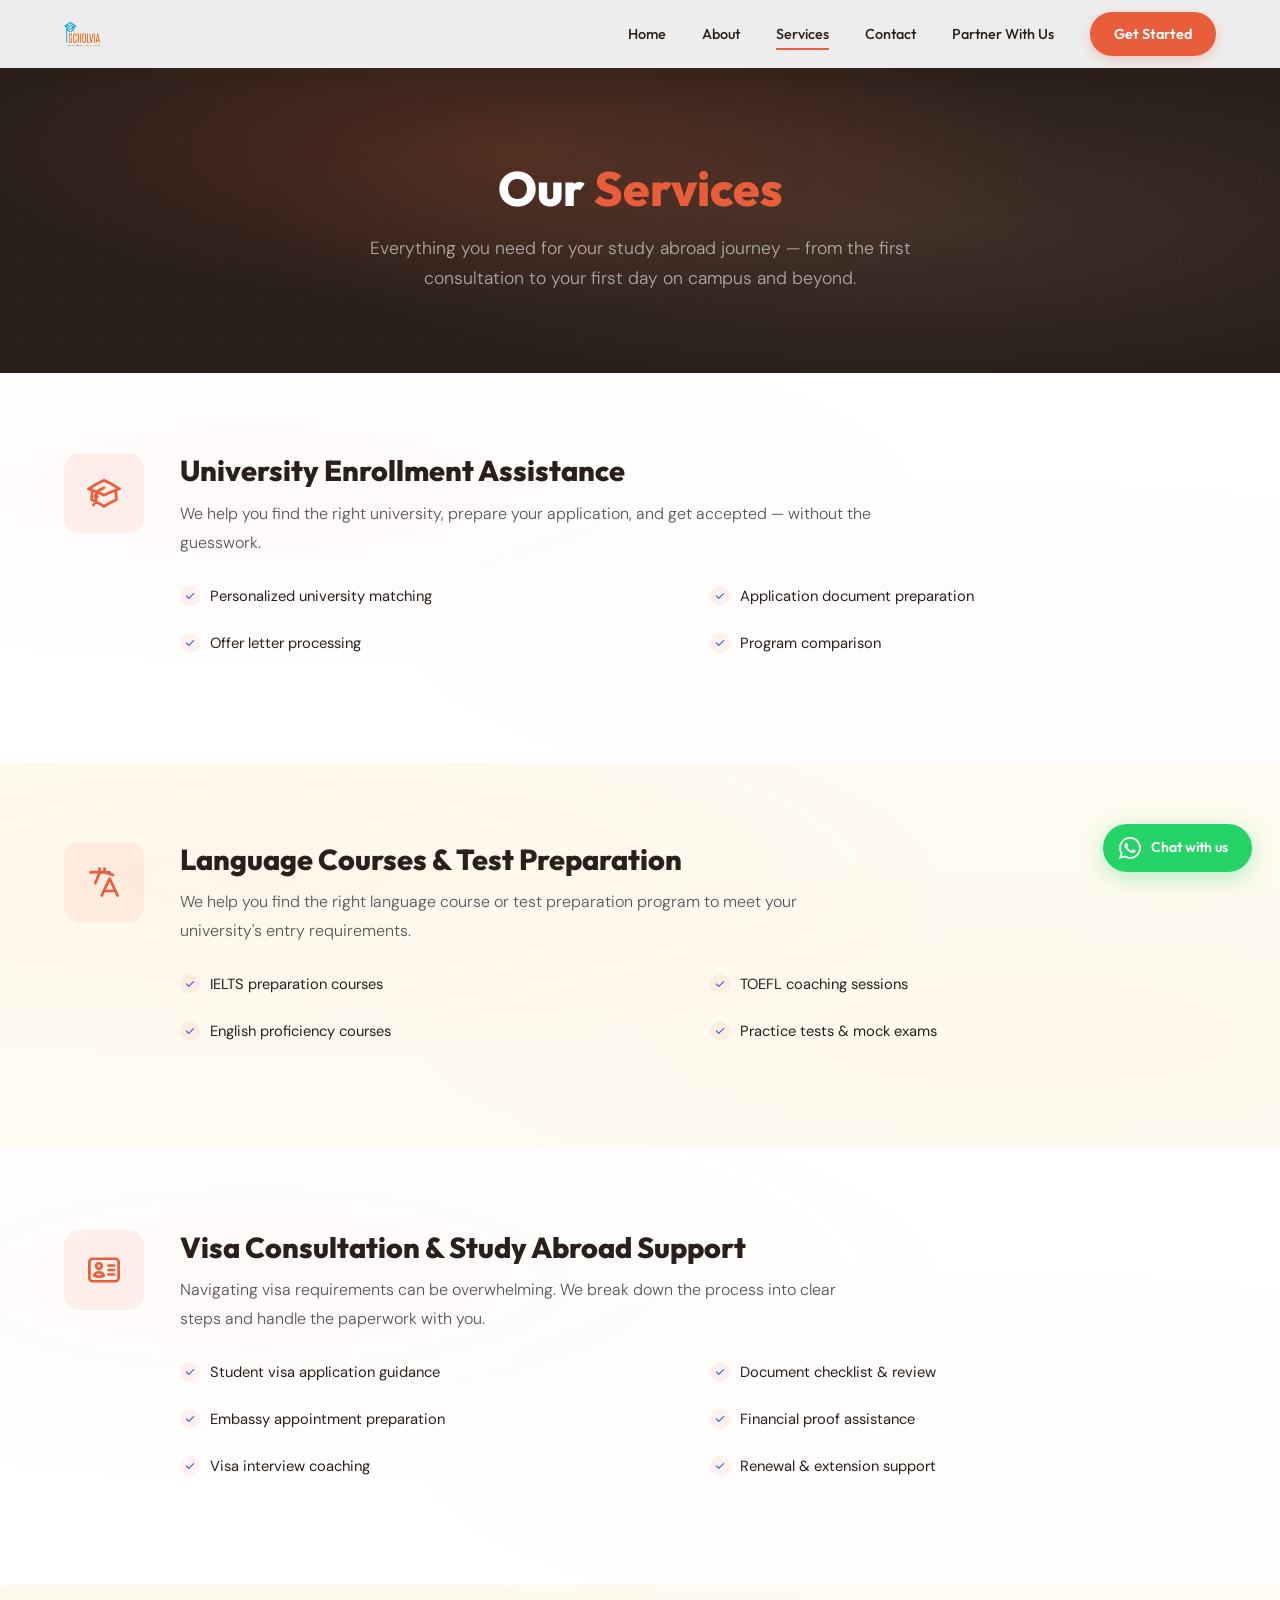
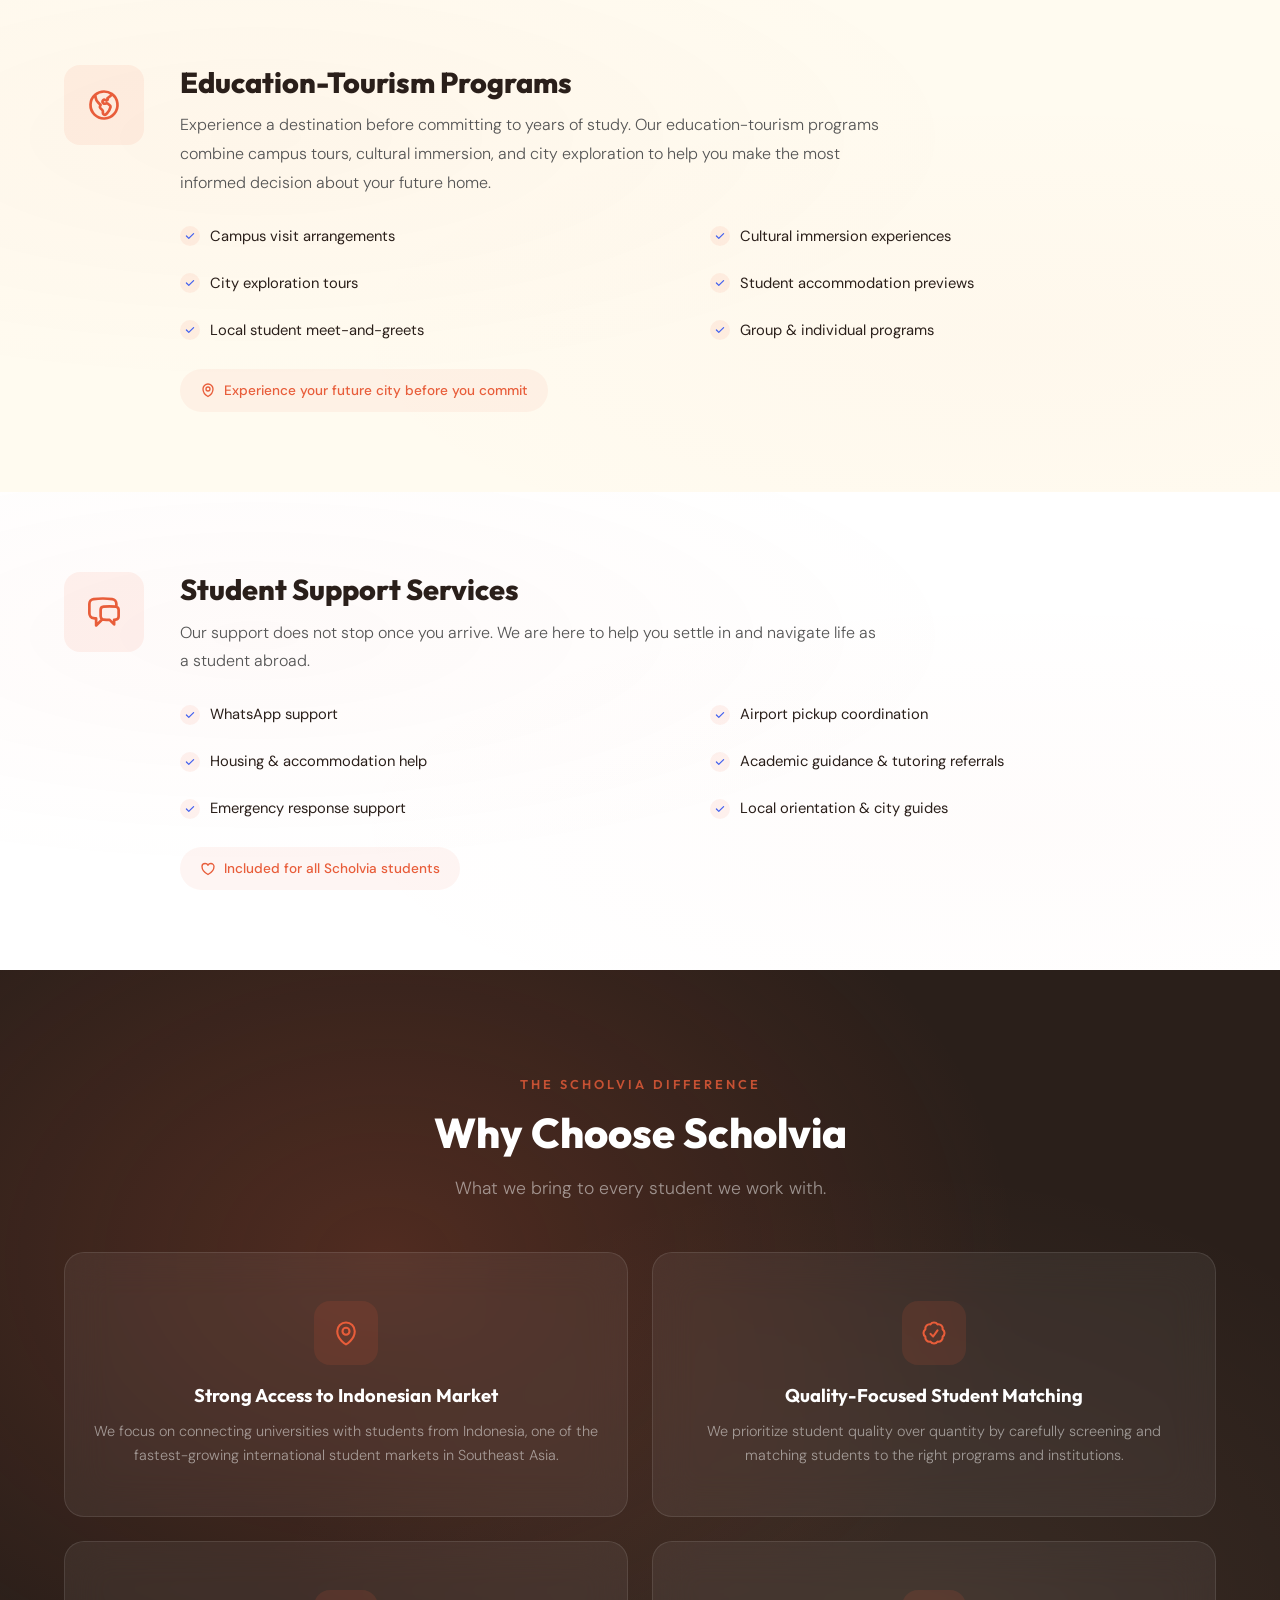
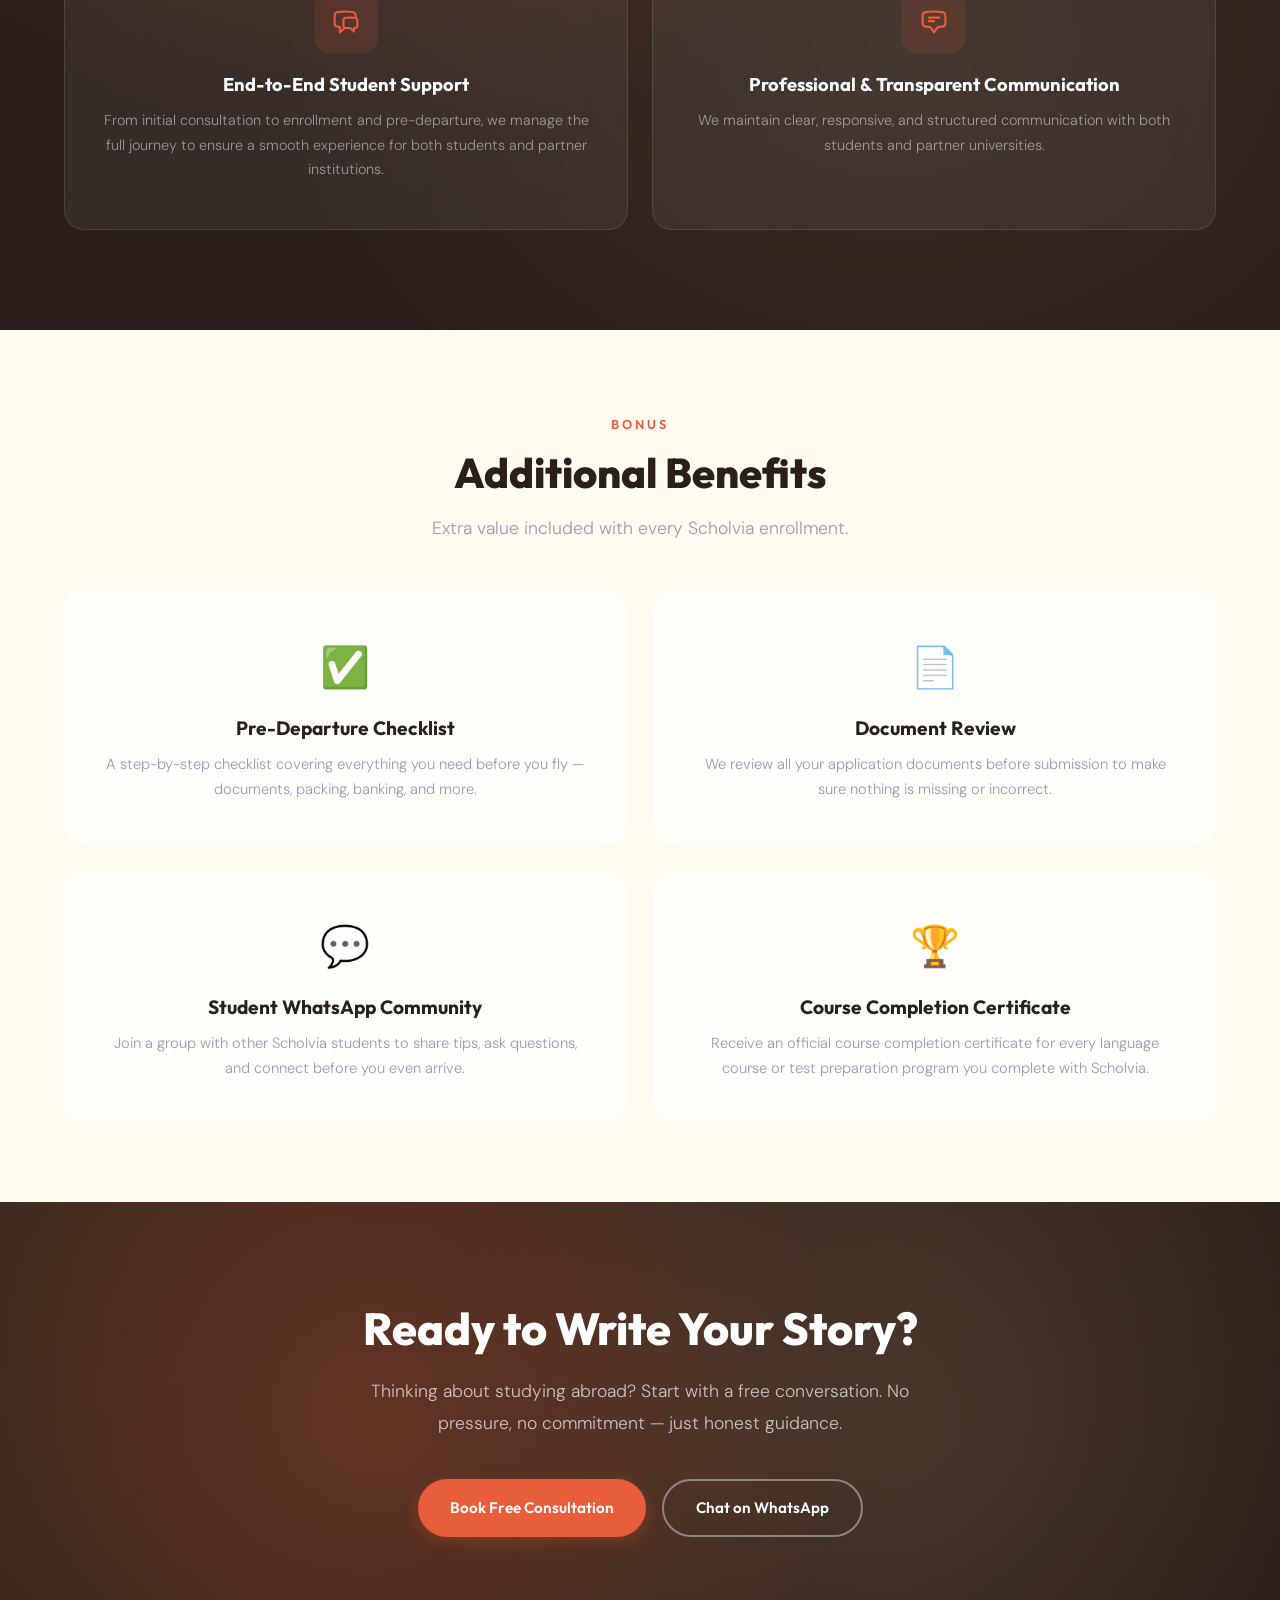
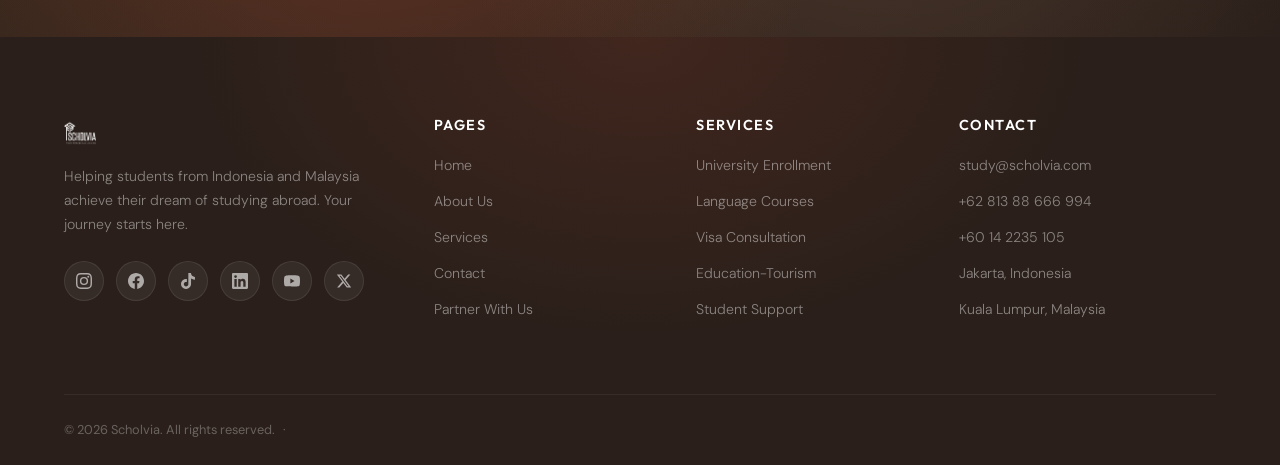
<file: preview-d/services.html>
<!DOCTYPE html>
<html lang="en">
<head>
  <meta charset="UTF-8">
  <meta name="viewport" content="width=device-width, initial-scale=1.0">
  <title>Services — Scholvia</title>
  <meta name="description" content="Explore Scholvia's comprehensive education services: university enrollment, language courses, visa consultation, education-tourism, and 24/7 student support.">
  <link rel="stylesheet" href="assets/css/main.css">
  <link rel="icon" type="image/png" href="assets/img/logo-color.png">
  <style>
    /* Services Page Specific Styles */
    .service-block {
      padding: 80px 0;
      position: relative;
    }
    .service-block:nth-child(odd) { background: var(--lavender-white); }
    .service-block:nth-child(even) { background: var(--white); }

    .service-block::before {
      content: '';
      position: absolute;
      inset: 0;
      background:
        radial-gradient(at 20% 30%, rgba(232,93,58,0.03) 0%, transparent 50%),
        radial-gradient(at 80% 70%, rgba(232,93,58,0.02) 0%, transparent 50%);
      pointer-events: none;
    }

    .service-inner {
      display: grid;
      grid-template-columns: 80px 1fr;
      gap: 36px;
      align-items: start;
      position: relative;
    }

    .service-icon-box {
      width: 80px;
      height: 80px;
      background: rgba(232,93,58,0.08);
      border-radius: var(--radius-md);
      display: flex;
      align-items: center;
      justify-content: center;
      flex-shrink: 0;
    }
    .service-icon-box svg {
      width: 36px;
      height: 36px;
      color: var(--royal-blue);
    }

    .service-content h2 {
      font-size: 1.8rem;
      font-weight: 800;
      margin-bottom: 12px;
    }
    .service-content > p {
      font-size: 1rem;
      color: #555;
      line-height: 1.8;
      margin-bottom: 20px;
      font-weight: 300;
      max-width: 700px;
    }

    .service-features {
      display: grid;
      grid-template-columns: 1fr 1fr;
      gap: 10px 24px;
      margin-bottom: 20px;
    }
    .service-features li {
      display: flex;
      align-items: center;
      gap: 10px;
      font-size: 0.92rem;
      color: var(--deep-indigo);
      font-weight: 400;
      padding: 6px 0;
    }
    .service-features li::before {
      content: '';
      width: 20px;
      height: 20px;
      min-width: 20px;
      border-radius: 50%;
      background: rgba(232,93,58,0.08);
      display: flex;
      align-items: center;
      justify-content: center;
      background-image: url("data:image/svg+xml,%3Csvg xmlns='http://www.w3.org/2000/svg' viewBox='0 0 20 20' fill='%234361EE'%3E%3Cpath fill-rule='evenodd' d='M16.707 5.293a1 1 0 010 1.414l-8 8a1 1 0 01-1.414 0l-4-4a1 1 0 011.414-1.414L8 12.586l7.293-7.293a1 1 0 011.414 0z' clip-rule='evenodd'/%3E%3C/svg%3E");
      background-size: 12px;
      background-repeat: no-repeat;
      background-position: center;
    }

    .service-note {
      display: inline-flex;
      align-items: center;
      gap: 8px;
      padding: 10px 20px;
      background: rgba(232,93,58,0.06);
      border-radius: var(--radius-full);
      font-size: 0.85rem;
      color: var(--royal-blue);
      font-weight: 500;
    }
    .service-note svg {
      width: 16px;
      height: 16px;
      flex-shrink: 0;
    }

    /* Why Choose Us Dark Section */
    .why-choose-section {
      padding: 100px 0;
      background: var(--deep-indigo);
      position: relative;
      overflow: hidden;
    }
    .why-choose-section::before {
      content: '';
      position: absolute;
      inset: 0;
      background:
        radial-gradient(ellipse at 30% 30%, rgba(232,93,58,0.2) 0%, transparent 50%),
        radial-gradient(ellipse at 70% 70%, rgba(255,200,160,0.08) 0%, transparent 50%);
      pointer-events: none;
    }
    .why-choose-section .section-label { color: rgba(232,93,58,0.8); }
    .why-choose-section .section-title { color: var(--white); }
    .why-choose-section .section-subtitle { color: rgba(255,255,255,0.5); }

    .why-choose-grid {
      display: grid;
      grid-template-columns: repeat(2, 1fr);
      gap: 24px;
      position: relative;
      z-index: 2;
    }

    .why-choose-card {
      text-align: center;
      padding: 48px 28px;
    }
    .why-choose-card-icon {
      width: 64px;
      height: 64px;
      margin: 0 auto 20px;
      background: rgba(232,93,58,0.12);
      border-radius: var(--radius-md);
      display: flex;
      align-items: center;
      justify-content: center;
    }
    .why-choose-card-icon svg {
      width: 28px;
      height: 28px;
      color: var(--royal-blue);
    }
    .why-choose-card h3 {
      font-size: 1.15rem;
      font-weight: 700;
      color: var(--white);
      margin-bottom: 12px;
    }
    .why-choose-card p {
      font-size: 0.9rem;
      color: rgba(255,255,255,0.5);
      line-height: 1.7;
      font-weight: 300;
    }

    /* Extras */
    .extras-section {
      padding: 80px 0;
      background: var(--lavender-white);
    }
    .extras-grid {
      display: grid;
      grid-template-columns: 1fr 1fr;
      gap: 28px;
    }
    .extras-card {
      padding: 40px;
      text-align: center;
    }
    .extras-card h3 {
      font-size: 1.2rem;
      font-weight: 700;
      margin-bottom: 12px;
    }
    .extras-card p {
      font-size: 0.92rem;
      color: var(--light-gray);
      line-height: 1.7;
      font-weight: 300;
    }
    .extras-icon {
      font-size: 2.5rem;
      margin-bottom: 16px;
    }

    @media (max-width: 768px) {
      .service-inner { grid-template-columns: 1fr; }
      .service-icon-box { width: 64px; height: 64px; }
      .service-icon-box svg { width: 28px; height: 28px; }
      .service-features { grid-template-columns: 1fr; }
      .why-choose-grid { grid-template-columns: 1fr; max-width: 420px; margin: 0 auto; }
      .extras-grid { grid-template-columns: 1fr; }
    }
  </style>
</head>
<body class="inner-page">

  <!-- Scroll Progress -->
  <div class="scroll-progress"></div>

  <!-- Navigation -->
  <nav class="navbar">
    <div class="nav-inner">
      <a href="index.html" class="nav-logo">
        <img src="assets/img/logo-white.png" alt="Scholvia" class="logo-white">
        <img src="assets/img/logo-color.png" alt="Scholvia" class="logo-color">
      </a>
      <div class="nav-toggle">
        <span></span>
        <span></span>
        <span></span>
      </div>
      <div class="nav-links">
        <a href="index.html">Home</a>
        <a href="about.html">About</a>
        <a href="services.html" class="active">Services</a>
        <a href="contact.html">Contact</a>
        <a href="partner.html">Partner With Us</a>
        <a href="contact.html" class="nav-cta">Get Started</a>
      </div>
    </div>
  </nav>

  <!-- Page Hero -->
  <section class="page-hero">
    <div class="container">
      <h1>Our <span class="text-gradient">Services</span></h1>
      <p>Everything you need for your study abroad journey — from the first consultation to your first day on campus and beyond.</p>
    </div>
  </section>

  <!-- ========== SERVICE 1: University Enrollment ========== -->
  <div class="service-block">
    <div class="container">
      <div class="service-inner reveal">
        <div class="service-icon-box">
          <svg xmlns="http://www.w3.org/2000/svg" fill="none" viewBox="0 0 24 24" stroke-width="1.8" stroke="currentColor"><path stroke-linecap="round" stroke-linejoin="round" d="M4.26 10.147a60.436 60.436 0 00-.491 6.347A48.627 48.627 0 0112 20.904a48.627 48.627 0 018.232-4.41 60.46 60.46 0 00-.491-6.347m-15.482 0a50.57 50.57 0 00-2.658-.813A59.905 59.905 0 0112 3.493a59.902 59.902 0 0110.399 5.84c-.896.248-1.783.52-2.658.814m-15.482 0A50.697 50.697 0 0112 13.489a50.702 50.702 0 017.74-3.342M6.75 15a.75.75 0 100-1.5.75.75 0 000 1.5zm0 0v-3.675A55.378 55.378 0 0112 8.443m-7.007 11.55A5.981 5.981 0 006.75 15.75v-1.5"/></svg>
        </div>
        <div class="service-content">
          <h2>University Enrollment Assistance</h2>
          <p>We help you find the right university, prepare your application, and get accepted — without the guesswork.</p>
          <ul class="service-features">
            <li>Personalized university matching</li>
            <li>Application document preparation</li>
            <li>Offer letter processing</li>
            <li>Program comparison</li>
          </ul>
        </div>
      </div>
    </div>
  </div>

  <!-- ========== SERVICE 2: Language Courses ========== -->
  <div class="service-block">
    <div class="container">
      <div class="service-inner reveal">
        <div class="service-icon-box">
          <svg xmlns="http://www.w3.org/2000/svg" fill="none" viewBox="0 0 24 24" stroke-width="1.8" stroke="currentColor"><path stroke-linecap="round" stroke-linejoin="round" d="M10.5 21l5.25-11.25L21 21m-9-3h7.5M3 5.621a48.474 48.474 0 016-.371m0 0c1.12 0 2.233.038 3.334.114M9 5.25V3m3.334 2.364V3m0 2.364a48.498 48.498 0 013.414.262M9.334 5.364C7.89 8.654 6.813 11.222 6.292 12.69m3.042-7.326a48.5 48.5 0 013.414.262m0 0A48.4 48.4 0 0118 7.35"/></svg>
        </div>
        <div class="service-content">
          <h2>Language Courses &amp; Test Preparation</h2>
          <p>We help you find the right language course or test preparation program to meet your university's entry requirements.</p>
          <ul class="service-features">
            <li>IELTS preparation courses</li>
            <li>TOEFL coaching sessions</li>
            <li>English proficiency courses</li>
            <li>Practice tests &amp; mock exams</li>
          </ul>
        </div>
      </div>
    </div>
  </div>

  <!-- ========== SERVICE 3: Visa Consultation ========== -->
  <div class="service-block">
    <div class="container">
      <div class="service-inner reveal">
        <div class="service-icon-box">
          <svg xmlns="http://www.w3.org/2000/svg" fill="none" viewBox="0 0 24 24" stroke-width="1.8" stroke="currentColor"><path stroke-linecap="round" stroke-linejoin="round" d="M15 9h3.75M15 12h3.75M15 15h3.75M4.5 19.5h15a2.25 2.25 0 002.25-2.25V6.75A2.25 2.25 0 0019.5 4.5h-15a2.25 2.25 0 00-2.25 2.25v10.5A2.25 2.25 0 004.5 19.5zm6-10.125a1.875 1.875 0 11-3.75 0 1.875 1.875 0 013.75 0zm1.294 6.336a6.721 6.721 0 01-3.17.789 6.721 6.721 0 01-3.168-.789 3.376 3.376 0 016.338 0z"/></svg>
        </div>
        <div class="service-content">
          <h2>Visa Consultation &amp; Study Abroad Support</h2>
          <p>Navigating visa requirements can be overwhelming. We break down the process into clear steps and handle the paperwork with you.</p>
          <ul class="service-features">
            <li>Student visa application guidance</li>
            <li>Document checklist &amp; review</li>
            <li>Embassy appointment preparation</li>
            <li>Financial proof assistance</li>
            <li>Visa interview coaching</li>
            <li>Renewal &amp; extension support</li>
          </ul>
        </div>
      </div>
    </div>
  </div>

  <!-- ========== SERVICE 4: Education-Tourism ========== -->
  <div class="service-block">
    <div class="container">
      <div class="service-inner reveal">
        <div class="service-icon-box">
          <svg xmlns="http://www.w3.org/2000/svg" fill="none" viewBox="0 0 24 24" stroke-width="1.8" stroke="currentColor"><path stroke-linecap="round" stroke-linejoin="round" d="M6.115 5.19l.319 1.913A6 6 0 008.11 10.36L9.75 12l-.387.775c-.217.433-.132.956.21 1.298l1.348 1.348c.21.21.329.497.329.795v1.089c0 .426.24.815.622 1.006l.153.076c.433.217.956.132 1.298-.21l.723-.723a8.7 8.7 0 002.288-4.042 1.087 1.087 0 00-.358-1.099l-1.33-1.108c-.251-.21-.582-.299-.905-.245l-1.17.195a1.125 1.125 0 01-.98-.314l-.295-.295a1.125 1.125 0 010-1.591l.13-.132a1.125 1.125 0 011.3-.21l.603.302a.809.809 0 001.086-1.086L14.25 7.5l1.256-.837a4.5 4.5 0 001.528-1.732l.146-.292M6.115 5.19A9 9 0 1017.18 4.64M6.115 5.19A8.965 8.965 0 0112 3c1.929 0 3.716.607 5.18 1.64"/></svg>
        </div>
        <div class="service-content">
          <h2>Education-Tourism Programs</h2>
          <p>Experience a destination before committing to years of study. Our education-tourism programs combine campus tours, cultural immersion, and city exploration to help you make the most informed decision about your future home.</p>
          <ul class="service-features">
            <li>Campus visit arrangements</li>
            <li>Cultural immersion experiences</li>
            <li>City exploration tours</li>
            <li>Student accommodation previews</li>
            <li>Local student meet-and-greets</li>
            <li>Group &amp; individual programs</li>
          </ul>
          <div class="service-note">
            <svg xmlns="http://www.w3.org/2000/svg" fill="none" viewBox="0 0 24 24" stroke-width="2" stroke="currentColor"><path stroke-linecap="round" stroke-linejoin="round" d="M15 10.5a3 3 0 11-6 0 3 3 0 016 0z"/><path stroke-linecap="round" stroke-linejoin="round" d="M19.5 10.5c0 7.142-7.5 11.25-7.5 11.25S4.5 17.642 4.5 10.5a7.5 7.5 0 1115 0z"/></svg>
            Experience your future city before you commit
          </div>
        </div>
      </div>
    </div>
  </div>

  <!-- ========== SERVICE 5: 24/7 Support ========== -->
  <div class="service-block">
    <div class="container">
      <div class="service-inner reveal">
        <div class="service-icon-box">
          <svg xmlns="http://www.w3.org/2000/svg" fill="none" viewBox="0 0 24 24" stroke-width="1.8" stroke="currentColor"><path stroke-linecap="round" stroke-linejoin="round" d="M20.25 8.511c.884.284 1.5 1.128 1.5 2.097v4.286c0 1.136-.847 2.1-1.98 2.193-.34.027-.68.052-1.02.072v3.091l-3-3c-1.354 0-2.694-.055-4.02-.163a2.115 2.115 0 01-.825-.242m9.345-8.334a2.126 2.126 0 00-.476-.095 48.64 48.64 0 00-8.048 0c-1.131.094-1.976 1.057-1.976 2.192v4.286c0 .837.46 1.58 1.155 1.951m9.345-8.334V6.637c0-1.621-1.152-3.026-2.76-3.235A48.455 48.455 0 0011.25 3c-2.115 0-4.198.137-6.24.402-1.608.209-2.76 1.614-2.76 3.235v6.226c0 1.621 1.152 3.026 2.76 3.235.577.075 1.157.14 1.74.194V21l4.155-4.155"/></svg>
        </div>
        <div class="service-content">
          <h2>Student Support Services</h2>
          <p>Our support does not stop once you arrive. We are here to help you settle in and navigate life as a student abroad.</p>
          <ul class="service-features">
            <li>WhatsApp support</li>
            <li>Airport pickup coordination</li>
            <li>Housing &amp; accommodation help</li>
            <li>Academic guidance &amp; tutoring referrals</li>
            <li>Emergency response support</li>
            <li>Local orientation &amp; city guides</li>
          </ul>
          <div class="service-note">
            <svg xmlns="http://www.w3.org/2000/svg" fill="none" viewBox="0 0 24 24" stroke-width="2" stroke="currentColor"><path stroke-linecap="round" stroke-linejoin="round" d="M21 8.25c0-2.485-2.099-4.5-4.688-4.5-1.935 0-3.597 1.126-4.312 2.733-.715-1.607-2.377-2.733-4.313-2.733C5.1 3.75 3 5.765 3 8.25c0 7.22 9 12 9 12s9-4.78 9-12z"/></svg>
            Included for all Scholvia students
          </div>
        </div>
      </div>
    </div>
  </div>

  <!-- ========== WHY CHOOSE US (Dark Section) ========== -->
  <section class="why-choose-section">
    <div class="container text-center">
      <div class="reveal">
        <span class="section-label">The Scholvia Difference</span>
        <h2 class="section-title">Why Choose Scholvia</h2>
        <p class="section-subtitle">What we bring to every student we work with.</p>
      </div>
      <div class="why-choose-grid">
        <div class="glass-card-dark why-choose-card reveal">
          <div class="why-choose-card-icon">
            <svg xmlns="http://www.w3.org/2000/svg" fill="none" viewBox="0 0 24 24" stroke-width="1.8" stroke="currentColor"><path stroke-linecap="round" stroke-linejoin="round" d="M15 10.5a3 3 0 11-6 0 3 3 0 016 0z"/><path stroke-linecap="round" stroke-linejoin="round" d="M19.5 10.5c0 7.142-7.5 11.25-7.5 11.25S4.5 17.642 4.5 10.5a7.5 7.5 0 1115 0z"/></svg>
          </div>
          <h3>Strong Access to Indonesian Market</h3>
          <p>We focus on connecting universities with students from Indonesia, one of the fastest-growing international student markets in Southeast Asia.</p>
        </div>
        <div class="glass-card-dark why-choose-card reveal" style="transition-delay: 0.1s;">
          <div class="why-choose-card-icon">
            <svg xmlns="http://www.w3.org/2000/svg" fill="none" viewBox="0 0 24 24" stroke-width="1.8" stroke="currentColor"><path stroke-linecap="round" stroke-linejoin="round" d="M9 12.75L11.25 15 15 9.75M21 12c0 1.268-.63 2.39-1.593 3.068a3.745 3.745 0 01-1.043 3.296 3.745 3.745 0 01-3.296 1.043A3.745 3.745 0 0112 21c-1.268 0-2.39-.63-3.068-1.593a3.746 3.746 0 01-3.296-1.043 3.745 3.745 0 01-1.043-3.296A3.745 3.745 0 013 12c0-1.268.63-2.39 1.593-3.068a3.745 3.745 0 011.043-3.296 3.746 3.746 0 013.296-1.043A3.746 3.746 0 0112 3c1.268 0 2.39.63 3.068 1.593a3.746 3.746 0 013.296 1.043 3.746 3.746 0 011.043 3.296A3.745 3.745 0 0121 12z"/></svg>
          </div>
          <h3>Quality-Focused Student Matching</h3>
          <p>We prioritize student quality over quantity by carefully screening and matching students to the right programs and institutions.</p>
        </div>
        <div class="glass-card-dark why-choose-card reveal" style="transition-delay: 0.2s;">
          <div class="why-choose-card-icon">
            <svg xmlns="http://www.w3.org/2000/svg" fill="none" viewBox="0 0 24 24" stroke-width="1.8" stroke="currentColor"><path stroke-linecap="round" stroke-linejoin="round" d="M20.25 8.511c.884.284 1.5 1.128 1.5 2.097v4.286c0 1.136-.847 2.1-1.98 2.193-.34.027-.68.052-1.02.072v3.091l-3-3c-1.354 0-2.694-.055-4.02-.163a2.115 2.115 0 01-.825-.242m9.345-8.334a2.126 2.126 0 00-.476-.095 48.64 48.64 0 00-8.048 0c-1.131.094-1.976 1.057-1.976 2.192v4.286c0 .837.46 1.58 1.155 1.951m9.345-8.334V6.637c0-1.621-1.152-3.026-2.76-3.235A48.455 48.455 0 0011.25 3c-2.115 0-4.198.137-6.24.402-1.608.209-2.76 1.614-2.76 3.235v6.226c0 1.621 1.152 3.026 2.76 3.235.577.075 1.157.14 1.74.194V21l4.155-4.155"/></svg>
          </div>
          <h3>End-to-End Student Support</h3>
          <p>From initial consultation to enrollment and pre-departure, we manage the full journey to ensure a smooth experience for both students and partner institutions.</p>
        </div>
        <div class="glass-card-dark why-choose-card reveal" style="transition-delay: 0.3s;">
          <div class="why-choose-card-icon">
            <svg xmlns="http://www.w3.org/2000/svg" fill="none" viewBox="0 0 24 24" stroke-width="1.8" stroke="currentColor"><path stroke-linecap="round" stroke-linejoin="round" d="M7.5 8.25h9m-9 3H12m-9.75 1.51c0 1.6 1.123 2.994 2.707 3.227 1.129.166 2.27.293 3.423.379.35.026.67.21.865.501L12 21l2.755-4.133a1.14 1.14 0 01.865-.501 48.172 48.172 0 003.423-.379c1.584-.233 2.707-1.626 2.707-3.228V6.741c0-1.602-1.123-2.995-2.707-3.228A48.394 48.394 0 0012 3c-2.392 0-4.744.175-7.043.513C3.373 3.746 2.25 5.14 2.25 6.741v6.018z"/></svg>
          </div>
          <h3>Professional &amp; Transparent Communication</h3>
          <p>We maintain clear, responsive, and structured communication with both students and partner universities.</p>
        </div>
      </div>
    </div>
  </section>

  <!-- ========== EXTRAS ========== -->
  <section class="extras-section">
    <div class="container text-center">
      <div class="reveal">
        <span class="section-label">Bonus</span>
        <h2 class="section-title">Additional Benefits</h2>
        <p class="section-subtitle">Extra value included with every Scholvia enrollment.</p>
      </div>
      <div class="extras-grid">
        <div class="glass-card extras-card reveal">
          <div class="extras-icon">&#9989;</div>
          <h3>Pre-Departure Checklist</h3>
          <p>A step-by-step checklist covering everything you need before you fly — documents, packing, banking, and more.</p>
        </div>
        <div class="glass-card extras-card reveal" style="transition-delay: 0.1s;">
          <div class="extras-icon">&#128196;</div>
          <h3>Document Review</h3>
          <p>We review all your application documents before submission to make sure nothing is missing or incorrect.</p>
        </div>
        <div class="glass-card extras-card reveal" style="transition-delay: 0.2s;">
          <div class="extras-icon">&#128172;</div>
          <h3>Student WhatsApp Community</h3>
          <p>Join a group with other Scholvia students to share tips, ask questions, and connect before you even arrive.</p>
        </div>
        <div class="glass-card extras-card reveal" style="transition-delay: 0.3s;">
          <div class="extras-icon">&#127942;</div>
          <h3>Course Completion Certificate</h3>
          <p>Receive an official course completion certificate for every language course or test preparation program you complete with Scholvia.</p>
        </div>
      </div>
    </div>
  </section>

  <!-- ========== CTA ========== -->
  <section class="cta-section">
    <div class="container reveal">
      <h2>Ready to Write Your Story?</h2>
      <p>Thinking about studying abroad? Start with a free conversation. No pressure, no commitment — just honest guidance.</p>
      <div class="cta-buttons">
        <a href="contact.html" class="btn btn-primary">Book Free Consultation</a>
        <a href="https://wa.me/6281388666994" target="_blank" rel="noopener" class="btn btn-outline">Chat on WhatsApp</a>
      </div>
    </div>
  </section>

  <!-- ========== FOOTER ========== -->
  <footer class="footer">
    <div class="container">
      <div class="footer-grid">
        <div class="footer-brand">
          <img src="assets/img/logo-white.png" alt="Scholvia">
          <p>Helping students from Indonesia and Malaysia achieve their dream of studying abroad. Your journey starts here.</p>
          <div class="footer-socials">
            <a href="https://instagram.com/scholviaofficial" target="_blank" rel="noopener" aria-label="Instagram">
              <svg viewBox="0 0 24 24"><path d="M12 2.163c3.204 0 3.584.012 4.85.07 3.252.148 4.771 1.691 4.919 4.919.058 1.265.069 1.645.069 4.849 0 3.205-.012 3.584-.069 4.849-.149 3.225-1.664 4.771-4.919 4.919-1.266.058-1.644.07-4.85.07-3.204 0-3.584-.012-4.849-.07-3.26-.149-4.771-1.699-4.919-4.92-.058-1.265-.07-1.644-.07-4.849 0-3.204.013-3.583.07-4.849.149-3.227 1.664-4.771 4.919-4.919 1.266-.057 1.645-.069 4.849-.069zM12 0C8.741 0 8.333.014 7.053.072 2.695.272.273 2.69.073 7.052.014 8.333 0 8.741 0 12c0 3.259.014 3.668.072 4.948.2 4.358 2.618 6.78 6.98 6.98C8.333 23.986 8.741 24 12 24c3.259 0 3.668-.014 4.948-.072 4.354-.2 6.782-2.618 6.979-6.98.059-1.28.073-1.689.073-4.948 0-3.259-.014-3.667-.072-4.947-.196-4.354-2.617-6.78-6.979-6.98C15.668.014 15.259 0 12 0zm0 5.838a6.162 6.162 0 100 12.324 6.162 6.162 0 000-12.324zM12 16a4 4 0 110-8 4 4 0 010 8zm6.406-11.845a1.44 1.44 0 100 2.881 1.44 1.44 0 000-2.881z"/></svg>
            </a>
            <a href="https://facebook.com/share/1Yma7Hx8Kg/" target="_blank" rel="noopener" aria-label="Facebook">
              <svg viewBox="0 0 24 24"><path d="M24 12.073c0-6.627-5.373-12-12-12s-12 5.373-12 12c0 5.99 4.388 10.954 10.125 11.854v-8.385H7.078v-3.47h3.047V9.43c0-3.007 1.792-4.669 4.533-4.669 1.312 0 2.686.235 2.686.235v2.953H15.83c-1.491 0-1.956.925-1.956 1.874v2.25h3.328l-.532 3.47h-2.796v8.385C19.612 23.027 24 18.062 24 12.073z"/></svg>
            </a>
            <a href="https://tiktok.com/@scholviaofficial" target="_blank" rel="noopener" aria-label="TikTok">
              <svg viewBox="0 0 24 24"><path d="M12.525.02c1.31-.02 2.61-.01 3.91-.02.08 1.53.63 3.09 1.75 4.17 1.12 1.11 2.7 1.62 4.24 1.79v4.03c-1.44-.05-2.89-.35-4.2-.97-.57-.26-1.1-.59-1.62-.93-.01 2.92.01 5.84-.02 8.75-.08 1.4-.54 2.79-1.35 3.94-1.31 1.92-3.58 3.17-5.91 3.21-1.43.08-2.86-.31-4.08-1.03-2.02-1.19-3.44-3.37-3.65-5.71-.02-.5-.03-1-.01-1.49.18-1.9 1.12-3.72 2.58-4.96 1.66-1.44 3.98-2.13 6.15-1.72.02 1.48-.04 2.96-.04 4.44-.99-.32-2.15-.23-3.02.37-.63.41-1.11 1.04-1.36 1.75-.21.51-.15 1.07-.14 1.61.24 1.64 1.82 3.02 3.5 2.87 1.12-.01 2.19-.66 2.77-1.61.19-.33.4-.67.41-1.06.1-1.79.06-3.57.07-5.36.01-4.03-.01-8.05.02-12.07z"/></svg>
            </a>
            <a href="https://linkedin.com/company/scholvia/" target="_blank" rel="noopener" aria-label="LinkedIn">
              <svg viewBox="0 0 24 24"><path d="M20.447 20.452h-3.554v-5.569c0-1.328-.027-3.037-1.852-3.037-1.853 0-2.136 1.445-2.136 2.939v5.667H9.351V9h3.414v1.561h.046c.477-.9 1.637-1.85 3.37-1.85 3.601 0 4.267 2.37 4.267 5.455v6.286zM5.337 7.433a2.062 2.062 0 01-2.063-2.065 2.064 2.064 0 112.063 2.065zm1.782 13.019H3.555V9h3.564v11.452zM22.225 0H1.771C.792 0 0 .774 0 1.729v20.542C0 23.227.792 24 1.771 24h20.451C23.2 24 24 23.227 24 22.271V1.729C24 .774 23.2 0 22.222 0h.003z"/></svg>
            </a>
            <a href="https://youtube.com/@Scholvia" target="_blank" rel="noopener" aria-label="YouTube">
              <svg viewBox="0 0 24 24"><path d="M23.498 6.186a3.016 3.016 0 00-2.122-2.136C19.505 3.545 12 3.545 12 3.545s-7.505 0-9.377.505A3.017 3.017 0 00.502 6.186C0 8.07 0 12 0 12s0 3.93.502 5.814a3.016 3.016 0 002.122 2.136c1.871.505 9.376.505 9.376.505s7.505 0 9.377-.505a3.015 3.015 0 002.122-2.136C24 15.93 24 12 24 12s0-3.93-.502-5.814zM9.545 15.568V8.432L15.818 12l-6.273 3.568z"/></svg>
            </a>
            <a href="https://x.com/Scholvia" target="_blank" rel="noopener" aria-label="X (Twitter)">
              <svg viewBox="0 0 24 24"><path d="M18.244 2.25h3.308l-7.227 8.26 8.502 11.24H16.17l-5.214-6.817L4.99 21.75H1.68l7.73-8.835L1.254 2.25H8.08l4.713 6.231zm-1.161 17.52h1.833L7.084 4.126H5.117z"/></svg>
            </a>
          </div>
        </div>
        <div class="footer-col">
          <h4>Pages</h4>
          <a href="index.html">Home</a>
          <a href="about.html">About Us</a>
          <a href="services.html">Services</a>
          <a href="contact.html">Contact</a>
          <a href="partner.html">Partner With Us</a>
        </div>
        <div class="footer-col">
          <h4>Services</h4>
          <a href="services.html">University Enrollment</a>
          <a href="services.html">Language Courses</a>
          <a href="services.html">Visa Consultation</a>
          <a href="services.html">Education-Tourism</a>
          <a href="services.html">Student Support</a>
        </div>
        <div class="footer-col">
          <h4>Contact</h4>
          <a href="mailto:study@scholvia.com">study@scholvia.com</a>
          <a href="tel:+6281388666994">+62 813 88 666 994</a>
          <a href="tel:+60142235105">+60 14 2235 105</a>
          <a href="#">Jakarta, Indonesia</a>
          <a href="#">Kuala Lumpur, Malaysia</a>
        </div>
      </div>
      <div class="footer-bottom">
        <p>&copy; 2026 Scholvia. All rights reserved.</p>
      </div>
    </div>
  </footer>

  <!-- WhatsApp Float -->
  <a href="https://wa.me/6281388666994" target="_blank" rel="noopener" class="whatsapp-float">
    <svg viewBox="0 0 24 24"><path d="M17.472 14.382c-.297-.149-1.758-.867-2.03-.967-.273-.099-.471-.148-.67.15-.197.297-.767.966-.94 1.164-.173.199-.347.223-.644.075-.297-.15-1.255-.463-2.39-1.475-.883-.788-1.48-1.761-1.653-2.059-.173-.297-.018-.458.13-.606.134-.133.298-.347.446-.52.149-.174.198-.298.298-.497.099-.198.05-.371-.025-.52-.075-.149-.669-1.612-.916-2.207-.242-.579-.487-.5-.669-.51-.173-.008-.371-.01-.57-.01-.198 0-.52.074-.792.372-.272.297-1.04 1.016-1.04 2.479 0 1.462 1.065 2.875 1.213 3.074.149.198 2.096 3.2 5.077 4.487.709.306 1.262.489 1.694.625.712.227 1.36.195 1.871.118.571-.085 1.758-.719 2.006-1.413.248-.694.248-1.289.173-1.413-.074-.124-.272-.198-.57-.347m-5.421 7.403h-.004a9.87 9.87 0 01-5.031-1.378l-.361-.214-3.741.982.998-3.648-.235-.374a9.86 9.86 0 01-1.51-5.26c.001-5.45 4.436-9.884 9.888-9.884 2.64 0 5.122 1.03 6.988 2.898a9.825 9.825 0 012.893 6.994c-.003 5.45-4.437 9.884-9.885 9.884m8.413-18.297A11.815 11.815 0 0012.05 0C5.495 0 .16 5.335.157 11.892c0 2.096.547 4.142 1.588 5.945L.057 24l6.305-1.654a11.882 11.882 0 005.683 1.448h.005c6.554 0 11.89-5.335 11.893-11.893a11.821 11.821 0 00-3.48-8.413z"/></svg>
    Chat with us
  </a>

  <script src="assets/js/main.js"></script>
</body>
</html>
</file>
<file: preview-d/assets/css/main.css>
/* ============================================
   SCHOLVIA — Version D: The Best of Both
   Main Stylesheet
   ============================================ */

/* ---------- Google Fonts ---------- */
@import url('https://fonts.googleapis.com/css2?family=Outfit:wght@300;400;500;600;700;800&family=DM+Sans:ital,wght@0,300;0,400;0,500;0,700;1,400&display=swap');

/* ---------- CSS Custom Properties ---------- */
:root {
  --royal-blue: #E85D3A;
  --magenta: #E85D3A;
  --lavender-white: #FFFBF0;
  --white: #FFFFFF;
  --deep-indigo: #2A1F1A;
  --soft-peach: #FFE8D6;
  --light-gray: #9A9AAF;
  --morning-blue: #FFE8D6;
  --afternoon-lavender: #FFF0E0;
  --evening-purple: #FFD6BA;

  --font-heading: 'Outfit', sans-serif;
  --font-body: 'DM Sans', sans-serif;

  --shadow-sm: 0 2px 8px rgba(45,49,66,0.06);
  --shadow-md: 0 8px 24px rgba(45,49,66,0.08);
  --shadow-lg: 0 16px 48px rgba(45,49,66,0.12);
  --shadow-glow-blue: 0 0 40px rgba(232,93,58,0.15);
  --shadow-glow-magenta: 0 0 40px rgba(232,93,58,0.12);

  --radius-sm: 12px;
  --radius-md: 16px;
  --radius-lg: 20px;
  --radius-xl: 28px;
  --radius-full: 9999px;

  --transition: 0.3s cubic-bezier(0.4, 0, 0.2, 1);
  --transition-slow: 0.5s cubic-bezier(0.4, 0, 0.2, 1);
}

/* ---------- Reset & Base ---------- */
*, *::before, *::after {
  margin: 0;
  padding: 0;
  box-sizing: border-box;
}

html {
  scroll-behavior: smooth;
  -webkit-text-size-adjust: 100%;
}

body {
  font-family: var(--font-body);
  font-weight: 400;
  color: var(--deep-indigo);
  background: var(--lavender-white);
  line-height: 1.7;
  overflow-x: hidden;
  -webkit-font-smoothing: antialiased;
  -moz-osx-font-smoothing: grayscale;
}

img { max-width: 100%; height: auto; display: block; }
a { text-decoration: none; color: inherit; transition: var(--transition); }
ul, ol { list-style: none; }
button { cursor: pointer; border: none; background: none; font-family: inherit; }
input, textarea, select { font-family: inherit; }

h1, h2, h3, h4, h5, h6 {
  font-family: var(--font-heading);
  line-height: 1.2;
  font-weight: 700;
}

.container {
  max-width: 1200px;
  margin: 0 auto;
  padding: 0 24px;
}

/* ---------- Scroll Progress Bar ---------- */
.scroll-progress {
  position: fixed;
  top: 0;
  left: 0;
  width: 0%;
  height: 3px;
  background: linear-gradient(90deg, var(--royal-blue), var(--magenta));
  z-index: 10001;
  transition: width 0.1s linear;
}

/* ---------- Section Label ---------- */
.section-label {
  font-family: var(--font-heading);
  font-size: 0.8rem;
  font-weight: 600;
  text-transform: uppercase;
  letter-spacing: 3px;
  color: var(--royal-blue);
  margin-bottom: 12px;
  display: inline-block;
}

.section-title {
  font-size: 2.6rem;
  font-weight: 800;
  margin-bottom: 16px;
  color: var(--deep-indigo);
}

.section-subtitle {
  font-size: 1.1rem;
  color: var(--light-gray);
  max-width: 600px;
  margin: 0 auto 48px;
  font-weight: 300;
}

.text-center { text-align: center; }

/* ---------- Text Gradient ---------- */
.text-gradient {
  background: linear-gradient(135deg, var(--royal-blue), var(--magenta));
  -webkit-background-clip: text;
  -webkit-text-fill-color: transparent;
  background-clip: text;
}

/* ---------- Buttons ---------- */
.btn {
  display: inline-flex;
  align-items: center;
  gap: 8px;
  padding: 14px 32px;
  border-radius: var(--radius-full);
  font-family: var(--font-heading);
  font-weight: 600;
  font-size: 0.95rem;
  transition: var(--transition);
  white-space: nowrap;
}

.btn-primary {
  background: var(--magenta);
  color: var(--white);
  box-shadow: 0 4px 16px rgba(232,93,58,0.3);
}
.btn-primary:hover {
  transform: translateY(-2px);
  box-shadow: 0 8px 28px rgba(232,93,58,0.4);
}

.btn-outline {
  background: transparent;
  color: var(--white);
  border: 2px solid rgba(255,255,255,0.4);
}
.btn-outline:hover {
  background: rgba(255,255,255,0.1);
  border-color: rgba(255,255,255,0.7);
  transform: translateY(-2px);
}

.btn-outline-dark {
  background: transparent;
  color: var(--deep-indigo);
  border: 2px solid rgba(26,26,46,0.2);
}
.btn-outline-dark:hover {
  background: var(--deep-indigo);
  color: var(--white);
  transform: translateY(-2px);
}

.btn-blue {
  background: var(--royal-blue);
  color: var(--white);
  box-shadow: 0 4px 16px rgba(232,93,58,0.3);
}
.btn-blue:hover {
  transform: translateY(-2px);
  box-shadow: 0 8px 28px rgba(232,93,58,0.4);
}

/* ---------- Glass Cards ---------- */
.glass-card {
  background: rgba(255,255,255,0.7);
  backdrop-filter: blur(20px);
  -webkit-backdrop-filter: blur(20px);
  border: 1px solid rgba(255,255,255,0.5);
  border-radius: var(--radius-lg);
  padding: 36px;
  transition: var(--transition);
}
.glass-card:hover {
  transform: translateY(-4px) scale(1.02);
  box-shadow: var(--shadow-lg);
}

.glass-card-dark {
  background: rgba(255,255,255,0.06);
  backdrop-filter: blur(20px);
  -webkit-backdrop-filter: blur(20px);
  border: 1px solid rgba(255,255,255,0.1);
  border-radius: var(--radius-lg);
  padding: 36px;
  transition: var(--transition);
}
.glass-card-dark:hover {
  transform: translateY(-4px) scale(1.02);
  background: rgba(255,255,255,0.1);
  border-color: rgba(255,255,255,0.2);
}

/* ---------- Navigation ---------- */
.navbar {
  position: fixed;
  top: 0;
  left: 0;
  width: 100%;
  z-index: 10000;
  padding: 20px 0;
  transition: var(--transition);
}

.navbar.scrolled {
  background: rgba(255,255,255,0.92);
  backdrop-filter: blur(20px);
  -webkit-backdrop-filter: blur(20px);
  box-shadow: 0 1px 20px rgba(0,0,0,0.06);
  padding: 12px 0;
}

.nav-inner {
  display: flex;
  align-items: center;
  justify-content: space-between;
  max-width: 1200px;
  margin: 0 auto;
  padding: 0 24px;
}

.nav-logo img {
  height: 36px;
  transition: var(--transition);
}

.nav-logo .logo-white { display: block; }
.nav-logo .logo-color { display: none; }
.navbar.scrolled .nav-logo .logo-white { display: none; }
.navbar.scrolled .nav-logo .logo-color { display: block; }

/* Inner pages: nav starts scrolled */
.inner-page .navbar { background: rgba(255,255,255,0.92); backdrop-filter: blur(20px); -webkit-backdrop-filter: blur(20px); box-shadow: 0 1px 20px rgba(0,0,0,0.06); padding: 12px 0; }
.inner-page .nav-logo .logo-white { display: none; }
.inner-page .nav-logo .logo-color { display: block; }
.inner-page .nav-links a { color: var(--deep-indigo); }
.inner-page .nav-links a:hover { color: var(--royal-blue); }

.nav-links {
  display: flex;
  align-items: center;
  gap: 36px;
}

.nav-links a {
  font-family: var(--font-heading);
  font-weight: 500;
  font-size: 0.9rem;
  color: rgba(255,255,255,0.85);
  position: relative;
}
.nav-links a:hover { color: var(--white); }
.navbar.scrolled .nav-links a { color: var(--deep-indigo); }
.navbar.scrolled .nav-links a:hover { color: var(--royal-blue); }

.nav-links a::after {
  content: '';
  position: absolute;
  bottom: -4px;
  left: 0;
  width: 0;
  height: 2px;
  background: var(--magenta);
  transition: var(--transition);
}
.nav-links a:hover::after, .nav-links a.active::after { width: 100%; }

.nav-cta {
  padding: 10px 24px !important;
  background: var(--magenta) !important;
  color: var(--white) !important;
  border-radius: var(--radius-full) !important;
  font-weight: 600 !important;
  box-shadow: 0 4px 12px rgba(232,93,58,0.25);
}
.nav-cta::after { display: none !important; }
.nav-cta:hover {
  transform: translateY(-2px);
  box-shadow: 0 6px 20px rgba(232,93,58,0.35) !important;
}
.navbar.scrolled .nav-cta { color: var(--white) !important; }

/* Mobile Nav Toggle */
.nav-toggle {
  display: none;
  flex-direction: column;
  gap: 5px;
  cursor: pointer;
  z-index: 10002;
}
.nav-toggle span {
  width: 24px;
  height: 2px;
  background: var(--white);
  transition: var(--transition);
  border-radius: 2px;
}
.navbar.scrolled .nav-toggle span,
.inner-page .nav-toggle span { background: var(--deep-indigo); }
.nav-toggle.active span:nth-child(1) { transform: rotate(45deg) translateY(7px); }
.nav-toggle.active span:nth-child(2) { opacity: 0; }
.nav-toggle.active span:nth-child(3) { transform: rotate(-45deg) translateY(-7px); }

/* ---------- Hero Section ---------- */
.hero {
  position: relative;
  min-height: 100vh;
  display: flex;
  align-items: center;
  background: var(--deep-indigo);
  overflow: hidden;
  padding: 120px 0 80px;
}

.hero-video {
  position: absolute;
  inset: 0;
  width: 100%;
  height: 100%;
  object-fit: cover;
  opacity: 0.15;
  z-index: 1;
}

.hero-overlay {
  position: absolute;
  inset: 0;
  z-index: 2;
  background:
    radial-gradient(ellipse at 30% 20%, rgba(232,93,58,0.25) 0%, transparent 55%),
    radial-gradient(ellipse at 75% 70%, rgba(255,200,160,0.12) 0%, transparent 55%),
    radial-gradient(ellipse at 50% 100%, rgba(42,31,26,0.85) 0%, transparent 60%);
}

.hero-dots {
  position: absolute;
  inset: 0;
  z-index: 3;
  background-image: radial-gradient(rgba(255,255,255,0.07) 1px, transparent 1px);
  background-size: 40px 40px;
}

.hero .container {
  position: relative;
  z-index: 4;
}

.hero-grid {
  display: grid;
  grid-template-columns: 1fr 1fr;
  gap: 60px;
  align-items: center;
}

.hero-badge {
  display: inline-flex;
  align-items: center;
  gap: 8px;
  padding: 8px 20px;
  background: rgba(255,255,255,0.08);
  border: 1px solid rgba(255,255,255,0.12);
  border-radius: var(--radius-full);
  font-size: 0.82rem;
  color: rgba(255,255,255,0.8);
  margin-bottom: 28px;
  backdrop-filter: blur(10px);
}

.hero-badge::before {
  content: '';
  width: 8px;
  height: 8px;
  background: #22c55e;
  border-radius: 50%;
  animation: pulse-dot 2s ease-in-out infinite;
}

@keyframes pulse-dot {
  0%, 100% { opacity: 1; box-shadow: 0 0 0 0 rgba(34,197,94,0.4); }
  50% { opacity: 0.7; box-shadow: 0 0 0 6px rgba(34,197,94,0); }
}

.hero-title {
  font-size: 4rem;
  font-weight: 800;
  color: var(--white);
  line-height: 1.08;
  margin-bottom: 24px;
  letter-spacing: -1px;
}

.hero-subtitle {
  font-size: 1.15rem;
  color: rgba(255,255,255,0.65);
  line-height: 1.8;
  margin-bottom: 40px;
  max-width: 520px;
  font-weight: 300;
}

.hero-buttons {
  display: flex;
  gap: 16px;
  flex-wrap: wrap;
}

/* Hero Dashboard Card */
.hero-dashboard {
  background: rgba(255,255,255,0.06);
  backdrop-filter: blur(24px);
  -webkit-backdrop-filter: blur(24px);
  border: 1px solid rgba(255,255,255,0.1);
  border-radius: var(--radius-xl);
  padding: 40px;
  position: relative;
}

.hero-dashboard::before {
  content: '';
  position: absolute;
  top: -1px; left: -1px; right: -1px; bottom: -1px;
  border-radius: var(--radius-xl);
  background: linear-gradient(135deg, rgba(232,93,58,0.3), rgba(232,93,58,0.15), transparent);
  z-index: -1;
  mask: linear-gradient(#fff 0 0) content-box, linear-gradient(#fff 0 0);
  -webkit-mask: linear-gradient(#fff 0 0) content-box, linear-gradient(#fff 0 0);
  -webkit-mask-composite: xor;
  mask-composite: exclude;
  padding: 1px;
}

.dashboard-header {
  font-family: var(--font-heading);
  font-size: 0.75rem;
  font-weight: 600;
  text-transform: uppercase;
  letter-spacing: 2px;
  color: rgba(255,255,255,0.4);
  margin-bottom: 28px;
}

.dashboard-stats {
  display: grid;
  grid-template-columns: 1fr 1fr;
  gap: 20px;
}

.stat-item {
  text-align: center;
  padding: 20px 16px;
  background: rgba(255,255,255,0.04);
  border-radius: var(--radius-md);
  border: 1px solid rgba(255,255,255,0.06);
}

.stat-value {
  font-family: var(--font-heading);
  font-size: 2rem;
  font-weight: 800;
  color: var(--white);
  margin-bottom: 4px;
}

.stat-value .counter-suffix {
  font-size: 1.4rem;
  font-weight: 600;
}

.stat-label {
  font-size: 0.78rem;
  color: rgba(255,255,255,0.45);
  font-weight: 400;
}

/* ---------- Trust Signals Bar ---------- */
.trust-bar {
  background: var(--white);
  padding: 40px 0;
  border-bottom: 1px solid rgba(232,93,58,0.06);
}

.trust-grid {
  display: grid;
  grid-template-columns: repeat(4, 1fr);
  gap: 24px;
  text-align: center;
}

.trust-item {
  display: flex;
  flex-direction: column;
  align-items: center;
  gap: 12px;
}

.trust-icon {
  width: 52px;
  height: 52px;
  background: var(--lavender-white);
  border-radius: var(--radius-sm);
  display: flex;
  align-items: center;
  justify-content: center;
}

.trust-icon svg {
  width: 24px;
  height: 24px;
  color: var(--royal-blue);
}

.trust-text {
  font-family: var(--font-heading);
  font-weight: 600;
  font-size: 0.9rem;
  color: var(--deep-indigo);
}

/* ---------- Why Students Choose Us ---------- */
.why-section {
  padding: 100px 0;
  background: var(--white);
  position: relative;
}

.why-section::before {
  content: '';
  position: absolute;
  inset: 0;
  background:
    radial-gradient(at 40% 20%, rgba(232,93,58,0.04) 0%, transparent 50%),
    radial-gradient(at 80% 70%, rgba(232,93,58,0.03) 0%, transparent 50%);
  pointer-events: none;
}

.why-grid {
  display: grid;
  grid-template-columns: repeat(3, 1fr);
  gap: 28px;
  position: relative;
}

.why-card {
  text-align: center;
  padding: 48px 32px;
}

.why-card-icon {
  width: 72px;
  height: 72px;
  margin: 0 auto 24px;
  background: var(--lavender-white);
  border-radius: var(--radius-md);
  display: flex;
  align-items: center;
  justify-content: center;
}

.why-card-icon svg {
  width: 32px;
  height: 32px;
  color: var(--royal-blue);
}

.why-card h3 {
  font-size: 1.25rem;
  font-weight: 700;
  margin-bottom: 12px;
}

.why-card p {
  font-size: 0.95rem;
  color: var(--light-gray);
  line-height: 1.7;
  font-weight: 300;
}

/* ---------- A Day in the Life ---------- */
.day-section {
  padding: 100px 0;
  background: var(--soft-peach);
  position: relative;
}

.day-grid {
  display: grid;
  grid-template-columns: repeat(3, 1fr);
  gap: 28px;
}

.day-card {
  border-radius: var(--radius-lg);
  overflow: hidden;
  background: var(--white);
  box-shadow: var(--shadow-sm);
  transition: var(--transition);
}
.day-card:hover {
  transform: translateY(-6px);
  box-shadow: var(--shadow-lg);
}

.day-card-top {
  padding: 40px 32px;
  display: flex;
  flex-direction: column;
  align-items: center;
  gap: 16px;
  position: relative;
}

.day-card-top.morning { background: var(--morning-blue); }
.day-card-top.afternoon { background: var(--afternoon-lavender); }
.day-card-top.evening { background: var(--evening-purple); }

.day-badge {
  display: inline-flex;
  align-items: center;
  gap: 6px;
  padding: 5px 14px;
  background: rgba(255,255,255,0.7);
  border-radius: var(--radius-full);
  font-family: var(--font-heading);
  font-size: 0.72rem;
  font-weight: 600;
  text-transform: uppercase;
  letter-spacing: 1.5px;
  color: var(--deep-indigo);
}

.day-emoji {
  font-size: 3.5rem;
  line-height: 1;
}

.day-card-body {
  padding: 28px 28px 32px;
}

.day-card-body h3 {
  font-size: 1.1rem;
  font-weight: 700;
  margin-bottom: 6px;
}

.day-card-body .student-name {
  font-size: 0.85rem;
  color: var(--magenta);
  font-weight: 500;
  margin-bottom: 14px;
}

.day-card-body blockquote {
  font-size: 0.92rem;
  color: #555;
  line-height: 1.7;
  font-style: italic;
  font-weight: 300;
}

/* ---------- How It Works Stepper ---------- */
.steps-section {
  padding: 100px 0;
  background: var(--lavender-white);
  position: relative;
}

.steps-section::before {
  content: '';
  position: absolute;
  inset: 0;
  background:
    radial-gradient(at 20% 50%, rgba(232,93,58,0.05) 0%, transparent 50%),
    radial-gradient(at 80% 50%, rgba(232,93,58,0.04) 0%, transparent 50%);
  pointer-events: none;
}

.stepper {
  display: flex;
  justify-content: center;
  align-items: flex-start;
  gap: 0;
  position: relative;
  max-width: 900px;
  margin: 0 auto;
}

.step {
  flex: 1;
  text-align: center;
  position: relative;
  z-index: 2;
}

.step-circle {
  width: 72px;
  height: 72px;
  border-radius: 50%;
  background: var(--white);
  border: 3px solid var(--royal-blue);
  display: flex;
  align-items: center;
  justify-content: center;
  margin: 0 auto 20px;
  font-family: var(--font-heading);
  font-size: 1.5rem;
  font-weight: 800;
  color: var(--royal-blue);
  position: relative;
  z-index: 3;
  transition: var(--transition);
}

.step:hover .step-circle {
  background: var(--royal-blue);
  color: var(--white);
  transform: scale(1.1);
}

.step h3 {
  font-size: 1.15rem;
  font-weight: 700;
  margin-bottom: 8px;
}

.step p {
  font-size: 0.88rem;
  color: var(--light-gray);
  max-width: 220px;
  margin: 0 auto;
  font-weight: 300;
  line-height: 1.6;
}

.stepper-line {
  position: absolute;
  top: 36px;
  left: 16.66%;
  right: 16.66%;
  height: 3px;
  background: linear-gradient(90deg, var(--royal-blue), var(--magenta));
  z-index: 1;
  border-radius: 2px;
}

/* ---------- Meet Your Guide ---------- */
.guide-section {
  padding: 100px 0;
  background: var(--white);
  position: relative;
}

.guide-grid {
  display: grid;
  grid-template-columns: auto 1fr;
  gap: 60px;
  align-items: center;
}

.guide-photo-wrapper {
  position: relative;
  width: 260px;
  height: 260px;
}

.guide-photo {
  width: 260px;
  height: 260px;
  border-radius: 50%;
  object-fit: cover;
  border: 4px solid var(--royal-blue);
  position: relative;
  z-index: 2;
}

.guide-photo-wrapper::after {
  content: '';
  position: absolute;
  inset: -8px;
  border-radius: 50%;
  border: 2px solid rgba(232,93,58,0.15);
  z-index: 1;
}

.guide-photo-wrapper::before {
  content: '';
  position: absolute;
  inset: -16px;
  border-radius: 50%;
  background: radial-gradient(circle, rgba(232,93,58,0.08) 0%, transparent 70%);
  z-index: 0;
}

.guide-content blockquote {
  font-size: 1.25rem;
  line-height: 1.7;
  color: var(--deep-indigo);
  font-style: italic;
  font-weight: 400;
  margin-bottom: 20px;
  padding-left: 24px;
  border-left: 4px solid var(--royal-blue);
  position: relative;
}

.guide-content blockquote::before {
  content: '\201C';
  position: absolute;
  top: -20px;
  left: 24px;
  font-size: 4rem;
  color: rgba(232,93,58,0.12);
  font-family: Georgia, serif;
  line-height: 1;
}

.guide-name {
  font-family: var(--font-heading);
  font-size: 1.1rem;
  font-weight: 700;
  color: var(--deep-indigo);
  margin-bottom: 2px;
}

.guide-role {
  font-size: 0.88rem;
  color: var(--light-gray);
  margin-bottom: 28px;
}

.guide-stats {
  display: flex;
  gap: 24px;
}

.guide-stat {
  display: flex;
  align-items: center;
  gap: 12px;
}

.guide-stat-icon {
  width: 44px;
  height: 44px;
  background: var(--lavender-white);
  border-radius: var(--radius-sm);
  display: flex;
  align-items: center;
  justify-content: center;
}

.guide-stat-icon svg {
  width: 20px;
  height: 20px;
  color: var(--royal-blue);
}

.guide-stat-text {
  font-family: var(--font-heading);
  font-size: 0.88rem;
  font-weight: 600;
}

/* ---------- Transparency Dashboard ---------- */
.transparency-section {
  padding: 100px 0;
  background: var(--deep-indigo);
  position: relative;
  overflow: hidden;
}

.transparency-section::before {
  content: '';
  position: absolute;
  inset: 0;
  background:
    radial-gradient(ellipse at 30% 30%, rgba(232,93,58,0.2) 0%, transparent 50%),
    radial-gradient(ellipse at 70% 70%, rgba(255,200,160,0.08) 0%, transparent 50%);
  pointer-events: none;
}

.transparency-section .section-label { color: rgba(232,93,58,0.8); }
.transparency-section .section-title { color: var(--white); }
.transparency-section .section-subtitle { color: rgba(255,255,255,0.5); }

.transparency-grid {
  display: grid;
  grid-template-columns: repeat(4, 1fr);
  gap: 24px;
  position: relative;
  z-index: 2;
}

.metric-card {
  text-align: center;
  padding: 40px 24px;
}

.metric-icon {
  width: 56px;
  height: 56px;
  margin: 0 auto;
  background: rgba(232,93,58,0.15);
  border-radius: 50%;
  display: flex;
  align-items: center;
  justify-content: center;
  color: var(--royal-blue);
}

.metric-icon svg {
  width: 28px;
  height: 28px;
}

.metric-value {
  font-family: var(--font-heading);
  font-size: 2.4rem;
  font-weight: 800;
  color: var(--white);
  margin-bottom: 8px;
}

.metric-label {
  font-size: 0.9rem;
  color: rgba(255,255,255,0.5);
  font-weight: 400;
  margin-bottom: 12px;
}

.metric-bar {
  height: 4px;
  background: rgba(255,255,255,0.08);
  border-radius: 2px;
  overflow: hidden;
  margin-top: 16px;
}

.metric-bar-fill {
  height: 100%;
  border-radius: 2px;
  background: linear-gradient(90deg, var(--royal-blue), var(--magenta));
  width: 0%;
  transition: width 1.5s ease-out;
}

.transparency-note {
  text-align: center;
  margin-top: 40px;
  font-size: 0.88rem;
  color: rgba(255,255,255,0.35);
  font-weight: 300;
  position: relative;
  z-index: 2;
}

/* ---------- Testimonials ---------- */
.testimonials-section {
  padding: 100px 0;
  background: var(--lavender-white);
  position: relative;
}

.testimonials-grid {
  display: grid;
  grid-template-columns: repeat(2, 1fr);
  gap: 24px;
}

.testimonial-card {
  padding: 32px;
  position: relative;
}

.testimonial-card.border-blue { border-left: 4px solid var(--royal-blue); }
.testimonial-card.border-magenta { border-left: 4px solid var(--magenta); }

.testimonial-header {
  display: flex;
  align-items: center;
  gap: 16px;
  margin-bottom: 16px;
}

.testimonial-avatar {
  width: 48px;
  height: 48px;
  border-radius: 50%;
  display: flex;
  align-items: center;
  justify-content: center;
  font-family: var(--font-heading);
  font-weight: 700;
  font-size: 0.9rem;
  color: var(--white);
}

.testimonial-avatar.bg-blue { background: var(--royal-blue); }
.testimonial-avatar.bg-magenta { background: var(--magenta); }

.testimonial-info h4 {
  font-size: 1rem;
  font-weight: 600;
}

.testimonial-info span {
  font-size: 0.8rem;
  color: var(--light-gray);
}

.testimonial-stars {
  color: #FBBF24;
  font-size: 0.85rem;
  margin-bottom: 12px;
  letter-spacing: 2px;
}

.testimonial-card p {
  font-size: 0.92rem;
  color: #555;
  line-height: 1.7;
  font-style: italic;
  font-weight: 300;
}

.testimonial-tag {
  display: inline-block;
  margin-top: 12px;
  padding: 4px 12px;
  font-size: 0.72rem;
  font-family: var(--font-heading);
  font-weight: 600;
  border-radius: var(--radius-full);
  text-transform: uppercase;
  letter-spacing: 1px;
}

.testimonial-tag.tag-student {
  background: rgba(232,93,58,0.08);
  color: var(--royal-blue);
}

.testimonial-tag.tag-parent {
  background: rgba(232,93,58,0.08);
  color: var(--magenta);
}

/* ---------- CTA Section ---------- */
.cta-section {
  padding: 100px 0;
  background: linear-gradient(135deg, #3D2A1E 0%, var(--deep-indigo) 100%);
  position: relative;
  overflow: hidden;
  text-align: center;
}

.cta-section::before {
  content: '';
  position: absolute;
  inset: 0;
  background:
    radial-gradient(circle at 30% 50%, rgba(232,93,58,0.25) 0%, transparent 50%),
    radial-gradient(circle at 70% 50%, rgba(255,200,160,0.12) 0%, transparent 50%);
  pointer-events: none;
}

.cta-section .container { position: relative; z-index: 2; }

.cta-section h2 {
  font-size: 2.8rem;
  font-weight: 800;
  color: var(--white);
  margin-bottom: 20px;
}

.cta-section p {
  font-size: 1.1rem;
  color: rgba(255,255,255,0.7);
  max-width: 580px;
  margin: 0 auto 40px;
  font-weight: 300;
  line-height: 1.8;
}

.cta-buttons {
  display: flex;
  justify-content: center;
  gap: 16px;
  flex-wrap: wrap;
}

/* ---------- Footer ---------- */
.footer {
  background: var(--deep-indigo);
  padding: 80px 0 0;
  position: relative;
  overflow: hidden;
}

.footer::before {
  content: '';
  position: absolute;
  inset: 0;
  background: radial-gradient(ellipse at 50% 0%, rgba(232,93,58,0.12) 0%, transparent 50%);
  pointer-events: none;
}

.footer-grid {
  display: grid;
  grid-template-columns: 1.5fr 1fr 1fr 1.2fr;
  gap: 48px;
  position: relative;
  z-index: 2;
}

.footer-brand p {
  font-size: 0.88rem;
  color: rgba(255,255,255,0.45);
  line-height: 1.7;
  margin: 16px 0 24px;
  font-weight: 300;
}

.footer-brand img {
  height: 32px;
  margin-bottom: 8px;
}

.footer-socials {
  display: flex;
  gap: 12px;
}

.footer-socials a {
  width: 40px;
  height: 40px;
  border-radius: 50%;
  background: rgba(255,255,255,0.06);
  border: 1px solid rgba(255,255,255,0.08);
  display: flex;
  align-items: center;
  justify-content: center;
  transition: var(--transition);
}

.footer-socials a:hover {
  background: var(--royal-blue);
  border-color: var(--royal-blue);
  transform: translateY(-2px);
}

.footer-socials a svg {
  width: 16px;
  height: 16px;
  fill: rgba(255,255,255,0.6);
}

.footer-socials a:hover svg { fill: var(--white); }

.footer-col h4 {
  font-family: var(--font-heading);
  font-weight: 600;
  font-size: 0.9rem;
  color: var(--white);
  margin-bottom: 20px;
  text-transform: uppercase;
  letter-spacing: 1.5px;
}

.footer-col a {
  display: block;
  font-size: 0.88rem;
  color: rgba(255,255,255,0.45);
  margin-bottom: 12px;
  font-weight: 300;
}

.footer-col a:hover { color: var(--white); }

.footer-bottom {
  border-top: 1px solid rgba(255,255,255,0.06);
  padding: 24px 0;
  margin-top: 60px;
  display: flex;
  justify-content: flex-start;
  align-items: center;
  gap: 8px;
  position: relative;
  z-index: 2;
}

.footer-bottom p, .footer-bottom a {
  font-size: 0.8rem;
  color: rgba(255,255,255,0.3);
}
.footer-bottom p::after {
  content: '\00b7';
  margin-left: 8px;
}

.footer-bottom a:hover { color: rgba(255,255,255,0.7); }

/* ---------- WhatsApp Floating Button ---------- */
.whatsapp-float {
  position: fixed;
  bottom: 28px;
  right: 28px;
  z-index: 9999;
  display: flex;
  align-items: center;
  gap: 10px;
  padding: 12px 24px 12px 16px;
  background: #25D366;
  color: var(--white);
  border-radius: var(--radius-full);
  font-family: var(--font-heading);
  font-weight: 600;
  font-size: 0.88rem;
  box-shadow: 0 6px 24px rgba(37,211,102,0.35);
  transition: var(--transition);
}

.whatsapp-float:hover {
  transform: translateY(-3px) scale(1.03);
  box-shadow: 0 10px 32px rgba(37,211,102,0.45);
  color: var(--white);
}

.whatsapp-float svg {
  width: 22px;
  height: 22px;
  fill: var(--white);
}

/* ---------- Reveal Animations ---------- */
.reveal {
  opacity: 0;
  transform: translateY(40px);
  transition: opacity 0.7s ease, transform 0.7s ease;
}

.reveal.visible {
  opacity: 1;
  transform: translateY(0);
}

.reveal-left {
  opacity: 0;
  transform: translateX(-40px);
  transition: opacity 0.7s ease, transform 0.7s ease;
}
.reveal-left.visible {
  opacity: 1;
  transform: translateX(0);
}

.reveal-right {
  opacity: 0;
  transform: translateX(40px);
  transition: opacity 0.7s ease, transform 0.7s ease;
}
.reveal-right.visible {
  opacity: 1;
  transform: translateX(0);
}

/* ---------- Page Hero (Inner Pages) ---------- */
.page-hero {
  background: var(--deep-indigo);
  padding: 160px 0 80px;
  text-align: center;
  position: relative;
  overflow: hidden;
}

.page-hero::before {
  content: '';
  position: absolute;
  inset: 0;
  background:
    radial-gradient(ellipse at 40% 40%, rgba(232,93,58,0.2) 0%, transparent 50%),
    radial-gradient(ellipse at 70% 60%, rgba(255,200,160,0.1) 0%, transparent 50%);
  pointer-events: none;
}

.page-hero::after {
  content: '';
  position: absolute;
  inset: 0;
  background-image: radial-gradient(rgba(255,255,255,0.05) 1px, transparent 1px);
  background-size: 40px 40px;
  pointer-events: none;
}

.page-hero .container { position: relative; z-index: 2; }

.page-hero h1 {
  font-size: 3rem;
  font-weight: 800;
  color: var(--white);
  margin-bottom: 16px;
}

.page-hero p {
  font-size: 1.1rem;
  color: rgba(255,255,255,0.6);
  max-width: 550px;
  margin: 0 auto;
  font-weight: 300;
}

/* ---------- prefers-reduced-motion ---------- */
@media (prefers-reduced-motion: reduce) {
  *, *::before, *::after {
    animation-duration: 0.01ms !important;
    animation-iteration-count: 1 !important;
    transition-duration: 0.01ms !important;
  }
  html { scroll-behavior: auto; }
  .reveal, .reveal-left, .reveal-right {
    opacity: 1;
    transform: none;
  }
}

/* ============================================
   RESPONSIVE
   ============================================ */

@media (max-width: 1024px) {
  .hero-grid { grid-template-columns: 1fr; gap: 40px; }
  .hero-title { font-size: 3rem; }
  .hero-dashboard { max-width: 480px; }
  .transparency-grid { grid-template-columns: repeat(2, 1fr); }
  .footer-grid { grid-template-columns: repeat(2, 1fr); }
}

@media (max-width: 768px) {
  .nav-links {
    position: fixed;
    top: 0;
    right: -100%;
    width: 280px;
    height: 100vh;
    background: var(--white);
    flex-direction: column;
    justify-content: center;
    gap: 28px;
    transition: var(--transition-slow);
    box-shadow: -10px 0 40px rgba(0,0,0,0.1);
    z-index: 10001;
  }
  .nav-links.active { right: 0; }
  .nav-links a { color: var(--deep-indigo) !important; font-size: 1.1rem; }
  .nav-toggle { display: flex; }

  .hero { padding: 140px 0 60px; min-height: auto; }
  .hero-title { font-size: 2.4rem; }
  .hero-subtitle { font-size: 1rem; }

  .trust-grid { grid-template-columns: repeat(2, 1fr); gap: 20px; }
  .why-grid { grid-template-columns: 1fr; max-width: 400px; margin: 0 auto; }
  .day-grid { grid-template-columns: 1fr; max-width: 400px; margin: 0 auto; }

  .stepper { flex-direction: column; align-items: center; gap: 40px; }
  .stepper-line {
    display: none;
  }

  .guide-grid { grid-template-columns: 1fr; text-align: center; gap: 40px; }
  .guide-photo-wrapper { margin: 0 auto; width: 200px; height: 200px; }
  .guide-photo { width: 200px; height: 200px; }
  .guide-content blockquote { text-align: left; }
  .guide-stats { justify-content: center; flex-wrap: wrap; }

  .transparency-grid { grid-template-columns: 1fr 1fr; }
  .testimonials-grid { grid-template-columns: 1fr; }

  .section-title { font-size: 2rem; }
  .cta-section h2 { font-size: 2rem; }

  .footer-grid { grid-template-columns: 1fr; gap: 32px; text-align: center; }
  .footer-socials { justify-content: center; }
  .footer-bottom { flex-direction: column; gap: 8px; text-align: center; }

  .page-hero { padding: 140px 0 60px; }
  .page-hero h1 { font-size: 2.2rem; }
}

@media (max-width: 480px) {
  .container { padding: 0 16px; }
  .hero-title { font-size: 2rem; }
  .hero-buttons { flex-direction: column; }
  .dashboard-stats { grid-template-columns: 1fr 1fr; gap: 12px; }
  .trust-grid { grid-template-columns: 1fr; }
  .transparency-grid { grid-template-columns: 1fr; }
  .guide-stats { flex-direction: column; align-items: center; }
  .cta-buttons { flex-direction: column; align-items: center; }
  .section-title { font-size: 1.7rem; }
  .glass-card, .glass-card-dark { padding: 24px; }
  .whatsapp-float { padding: 10px 18px 10px 14px; font-size: 0.82rem; }
  .page-hero h1 { font-size: 1.8rem; }
}

/* LinkedIn Link on Founder Name */
.linkedin-link { text-decoration: none; display: inline-block; opacity: 0.7; transition: var(--transition); }
.linkedin-link:hover { opacity: 1; transform: translateY(-1px); }
.linkedin-link svg { fill: #E85D3A; }

/* LinkedIn below photo */
.photo-linkedin {
  display: flex;
  align-items: center;
  gap: 8px;
  justify-content: center;
  margin-top: 16px;
  font-family: var(--font-heading);
  font-size: 0.9rem;
  font-weight: 600;
  color: var(--royal-blue);
  opacity: 0.85;
}
.photo-linkedin:hover { opacity: 1; color: var(--royal-blue); }

/* ---------- Language Switcher ---------- */
.lang-switcher {
  position: relative;
  margin-left: 8px;
}
.lang-current {
  display: flex;
  align-items: center;
  gap: 4px;
  padding: 6px 12px;
  border-radius: var(--radius-full);
  font-family: var(--font-heading);
  font-size: 0.82rem;
  font-weight: 600;
  color: inherit;
  background: rgba(255,255,255,0.1);
  border: 1px solid rgba(255,255,255,0.15);
  cursor: pointer;
  transition: var(--transition);
}
.lang-current:hover { background: rgba(255,255,255,0.18); }
.navbar.scrolled .lang-current,
.inner-page .lang-current {
  background: rgba(42,31,26,0.06);
  border-color: rgba(42,31,26,0.1);
  color: var(--deep-indigo);
}
.navbar.scrolled .lang-current:hover,
.inner-page .lang-current:hover { background: rgba(42,31,26,0.1); }
.lang-dropdown {
  display: none;
  position: absolute;
  top: 100%;
  right: 0;
  padding-top: 8px;
  min-width: 80px;
  background: var(--white);
  border-radius: var(--radius-sm);
  box-shadow: var(--shadow-md);
  border: 1px solid rgba(0,0,0,0.06);
  overflow: hidden;
  z-index: 10001;
  flex-direction: column;
}
.lang-switcher.open .lang-dropdown { display: flex; }
.lang-switcher.open .lang-current svg {
  transform: rotate(180deg);
}
.lang-current svg {
  transition: transform 0.2s ease;
}
.lang-dropdown a,
.lang-dropdown a:link,
.lang-dropdown a:visited {
  display: block !important;
  padding: 10px 16px !important;
  font-family: var(--font-heading) !important;
  font-size: 0.82rem !important;
  font-weight: 500 !important;
  color: var(--deep-indigo) !important;
  white-space: nowrap;
  position: static !important;
}
.lang-dropdown a::after { display: none !important; }
.lang-dropdown a:hover {
  background: var(--lavender-white) !important;
  color: var(--royal-blue) !important;
}

@media (max-width: 768px) {
  .lang-switcher { margin-left: 0; margin-top: 12px; }
  .lang-current { color: var(--deep-indigo); background: rgba(42,31,26,0.06); border-color: rgba(42,31,26,0.1); }
  .lang-dropdown { right: auto; left: 0; }
}
</file>
